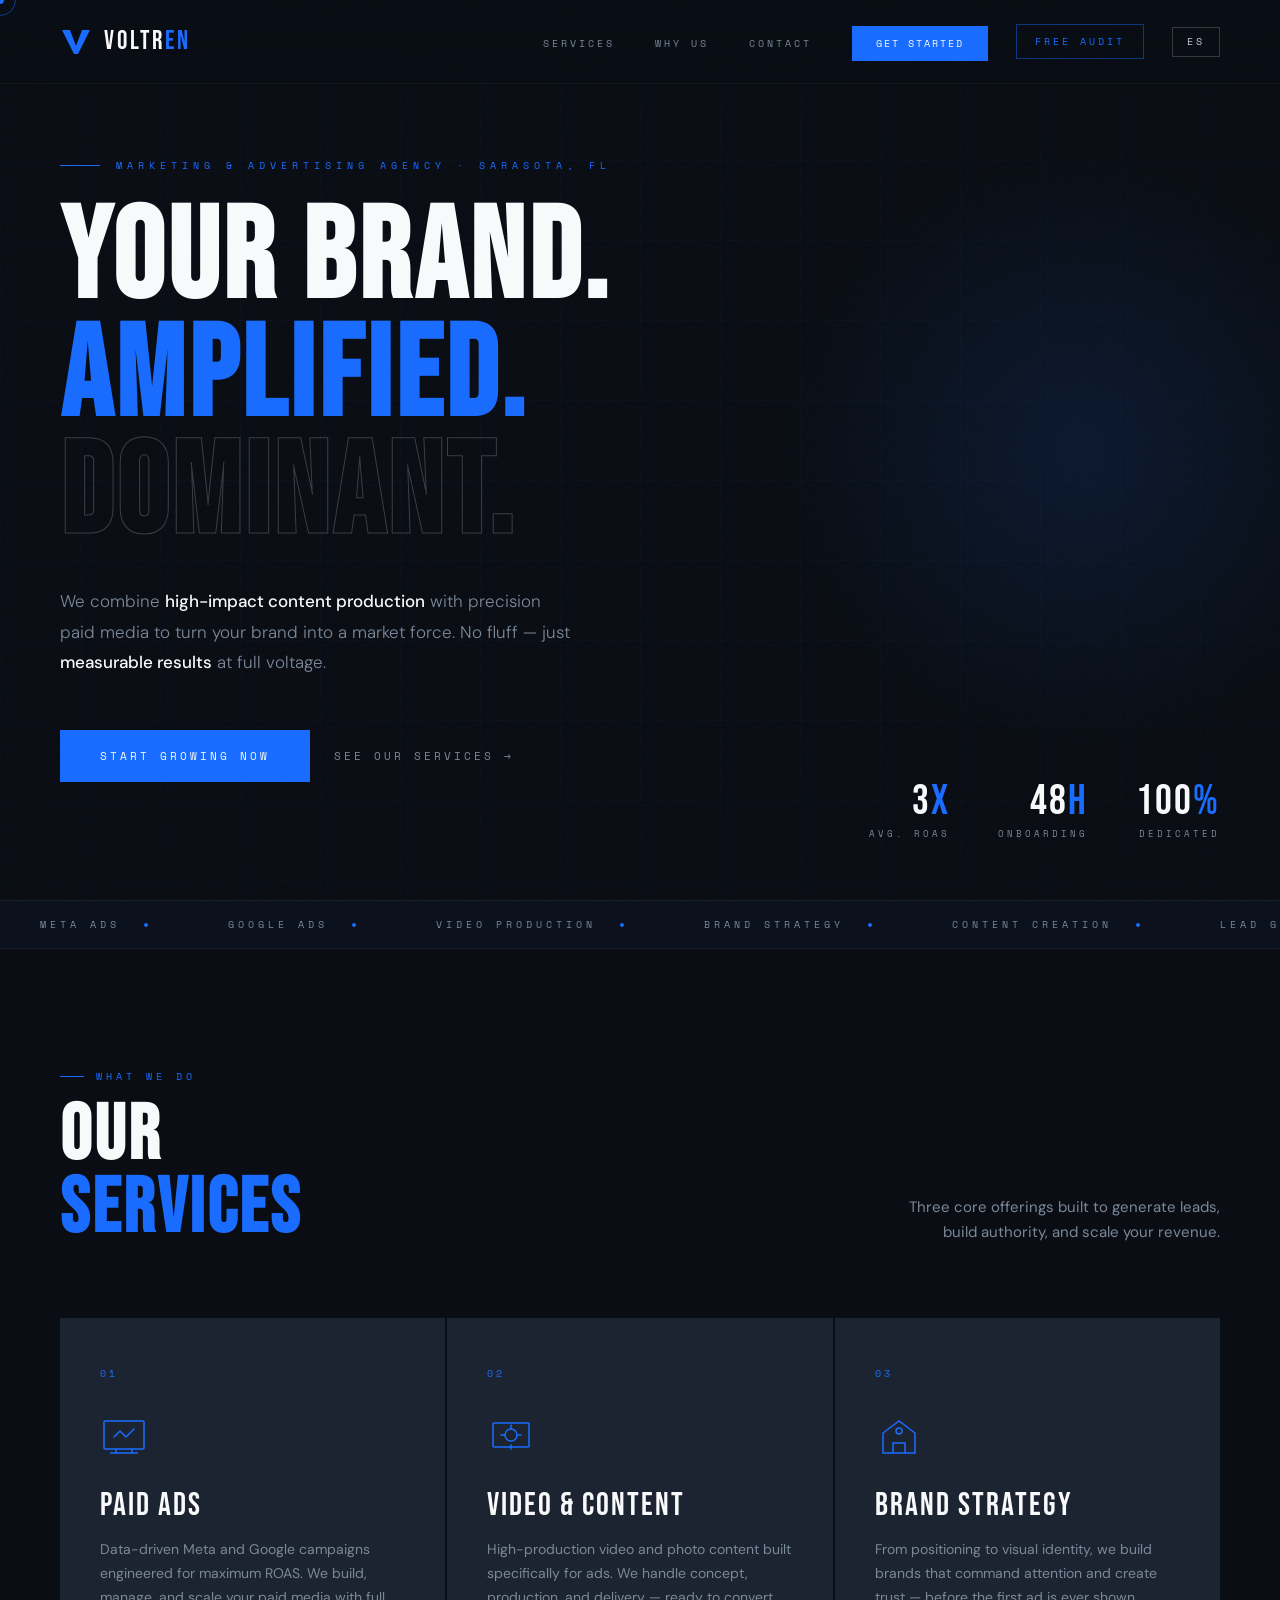
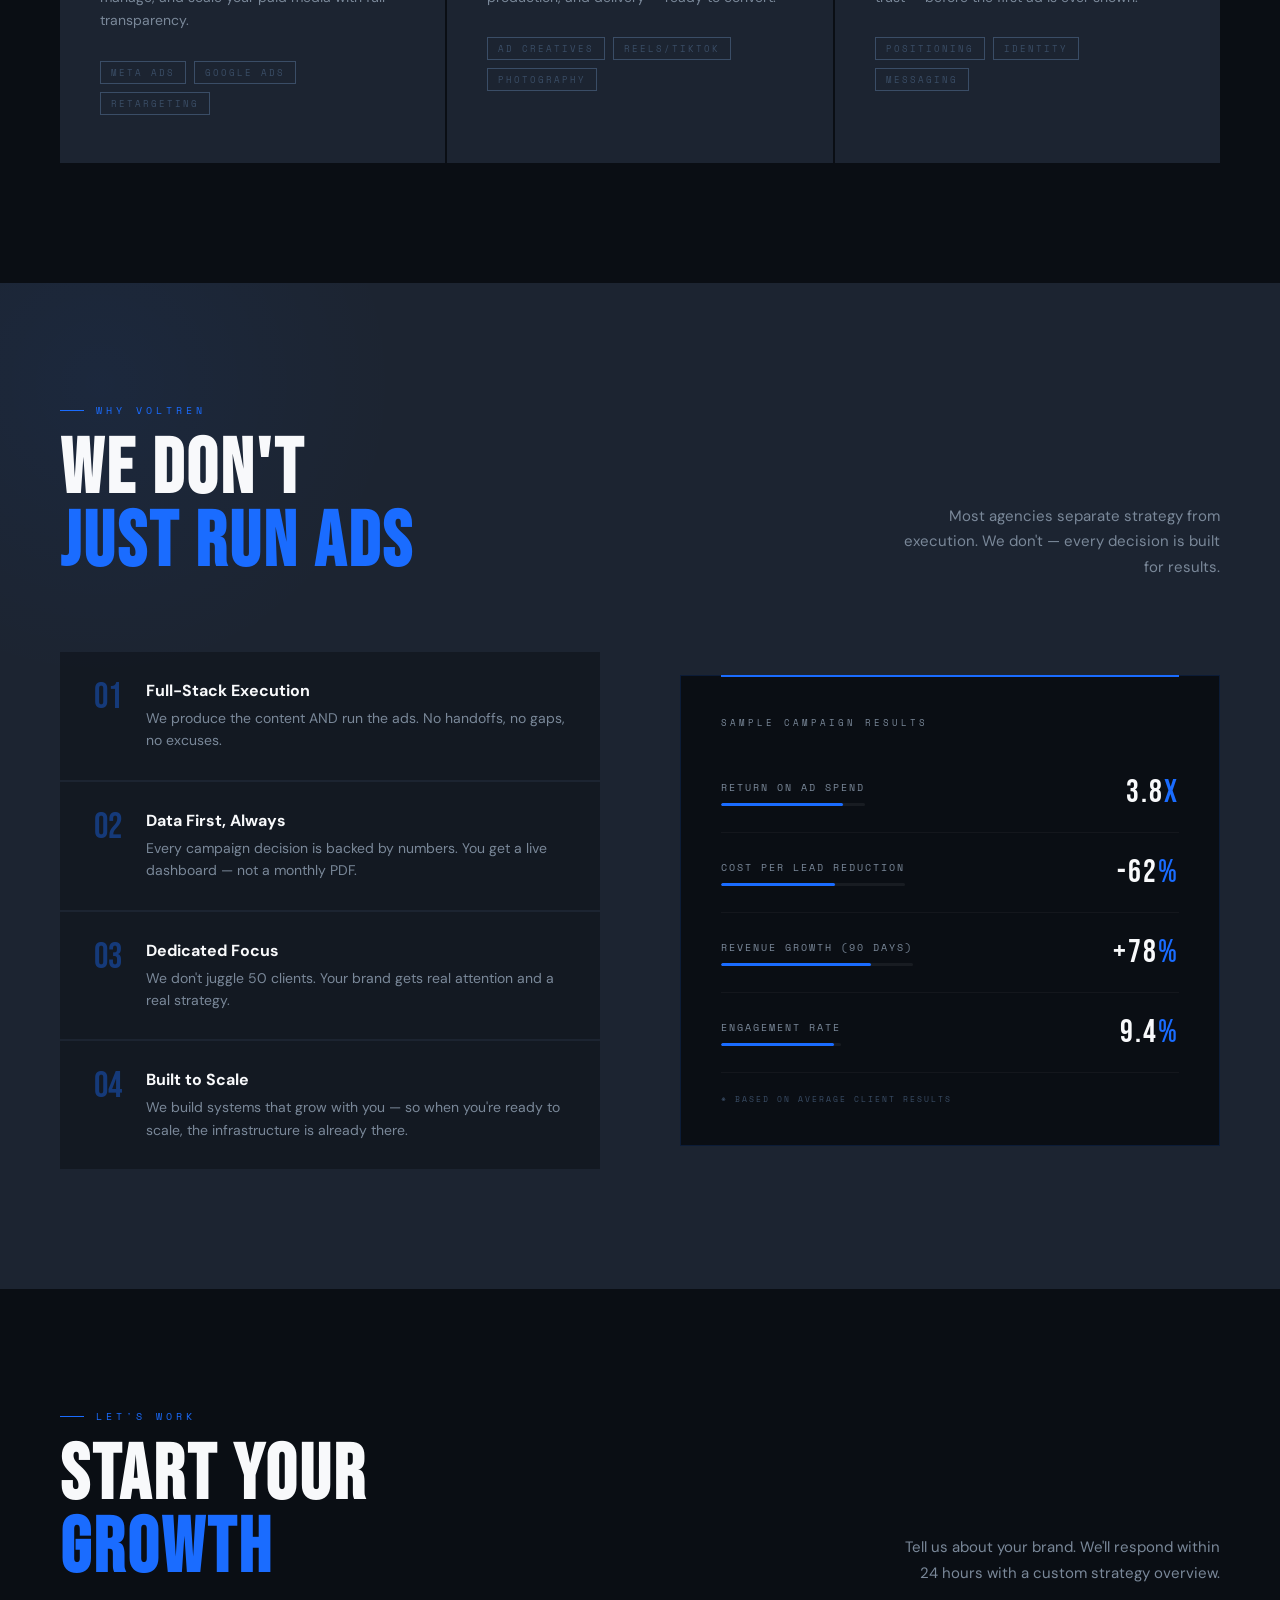
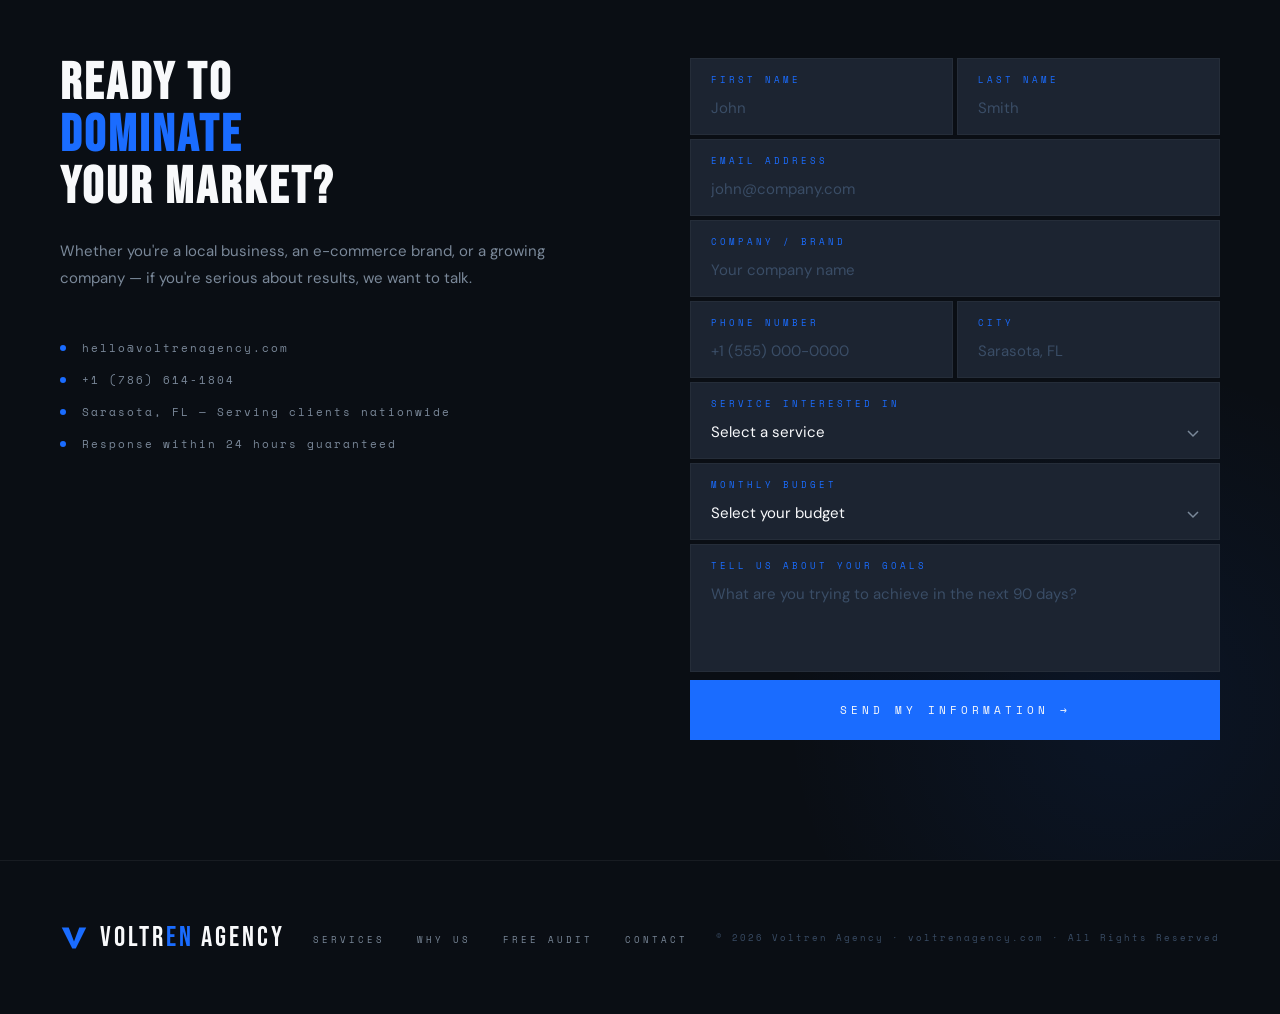
<file: index.html>
<!DOCTYPE html>
<html lang="en">
<head>
<meta charset="UTF-8">
<meta name="viewport" content="width=device-width, initial-scale=1.0">
<title>Voltren Agency — Marketing & Advertising Agency in Sarasota, FL</title>

  <!-- Primary Meta Tags -->
  <meta name="title" content="Voltren Agency — Marketing & Advertising Agency in Sarasota, FL">
  <meta name="description" content="Voltren Agency is a results-driven marketing agency in Sarasota, FL. We specialize in Meta Ads, Google Ads, video production and brand strategy for local businesses and e-commerce brands. Built to Dominate.">
  <meta name="keywords" content="marketing agency Sarasota FL, Meta ads management Florida, Google ads agency Sarasota, video production for ads Sarasota, social media marketing Tampa Bay, digital marketing agency Florida, paid ads agency Sarasota, brand strategy Sarasota">
  <meta name="author" content="Voltren Agency">
  <meta name="robots" content="index, follow">
  <meta name="language" content="English">
  <meta name="revisit-after" content="7 days">
  <link rel="canonical" href="https://voltrenagency.com/">

  <!-- Language alternates -->
  <link rel="alternate" hreflang="en" href="https://voltrenagency.com/">
  <link rel="alternate" hreflang="es" href="https://voltrenagency.com/es/">
  <link rel="alternate" hreflang="x-default" href="https://voltrenagency.com/">

  <!-- Icons / PWA -->
  <link rel="icon" href="/favicon.svg" type="image/svg+xml">
  <link rel="icon" href="/favicon-32.png" sizes="32x32" type="image/png">
  <link rel="apple-touch-icon" href="/apple-touch-icon.png">
  <link rel="manifest" href="/site.webmanifest">
  <meta name="theme-color" content="#0A0E14">

  <!-- Local SEO (Sarasota, FL) -->
  <meta name="geo.region" content="US-FL">
  <meta name="geo.placename" content="Sarasota, Florida">
  <meta name="geo.position" content="27.3364;-82.5307">
  <meta name="ICBM" content="27.3364, -82.5307">

  <!-- Open Graph / Facebook -->
  <meta property="og:type" content="website">
  <meta property="og:url" content="https://voltrenagency.com/">
  <meta property="og:title" content="Voltren Agency — Marketing & Advertising Agency in Sarasota, FL">
  <meta property="og:description" content="Results-driven marketing agency in Sarasota, FL. Meta Ads, Google Ads, video production and brand strategy. Built to Dominate.">
  <meta property="og:image" content="https://voltrenagency.com/og-image.png">
  <meta property="og:image:width" content="1200">
  <meta property="og:image:height" content="630">
  <meta property="og:image:alt" content="Voltren Agency — Built to Dominate. Marketing & advertising agency in Sarasota, FL.">
  <meta property="og:locale" content="en_US">
  <meta property="og:locale:alternate" content="es_ES">
  <meta property="og:site_name" content="Voltren Agency">

  <!-- Twitter Card -->
  <meta name="twitter:card" content="summary_large_image">
  <meta name="twitter:url" content="https://voltrenagency.com/">
  <meta name="twitter:title" content="Voltren Agency — Marketing & Advertising Agency in Sarasota, FL">
  <meta name="twitter:description" content="Results-driven marketing agency in Sarasota, FL. Meta Ads, Google Ads, video production and brand strategy. Built to Dominate.">
  <meta name="twitter:image" content="https://voltrenagency.com/og-image.png">
  <meta name="twitter:image:alt" content="Voltren Agency — Built to Dominate.">

  <!-- Structured data -->
  <script type="application/ld+json">
  {
    "@context": "https://schema.org",
    "@graph": [
      {
        "@type": "MarketingAgency",
        "@id": "https://voltrenagency.com/#organization",
        "name": "Voltren Agency",
        "description": "Results-driven marketing and advertising agency in Sarasota, FL specializing in Meta Ads, Google Ads, video production and brand strategy.",
        "url": "https://voltrenagency.com/",
        "logo": {
          "@type": "ImageObject",
          "url": "https://voltrenagency.com/icon-512.png",
          "width": 512,
          "height": 512
        },
        "image": "https://voltrenagency.com/og-image.png",
        "email": "hello@voltrenagency.com",
        "telephone": "+1-786-614-1804",
        "contactPoint": {
          "@type": "ContactPoint",
          "telephone": "+1-786-614-1804",
          "email": "hello@voltrenagency.com",
          "contactType": "sales",
          "areaServed": "US",
          "availableLanguage": ["English", "Spanish"]
        },
        "slogan": "Built to Dominate",
        "foundingDate": "2026",
        "priceRange": "$$",
        "knowsLanguage": ["en", "es"],
        "address": {
          "@type": "PostalAddress",
          "addressLocality": "Sarasota",
          "addressRegion": "FL",
          "addressCountry": "US"
        },
        "geo": {
          "@type": "GeoCoordinates",
          "latitude": 27.3364,
          "longitude": -82.5307
        },
        "areaServed": [
          "Sarasota, FL",
          "Tampa Bay, FL",
          "Florida",
          "United States"
        ],
        "hasOfferCatalog": {
          "@type": "OfferCatalog",
          "name": "Marketing Services",
          "itemListElement": [
            { "@type": "Offer", "itemOffered": { "@type": "Service", "name": "Paid Ads (Meta & Google)", "description": "Data-driven Meta and Google campaigns engineered for maximum ROAS." } },
            { "@type": "Offer", "itemOffered": { "@type": "Service", "name": "Video & Content Production", "description": "High-production video and photo content built specifically for ads." } },
            { "@type": "Offer", "itemOffered": { "@type": "Service", "name": "Brand Strategy", "description": "Positioning and visual identity that command attention and build trust." } }
          ]
        }
      },
      {
        "@type": "WebSite",
        "@id": "https://voltrenagency.com/#website",
        "url": "https://voltrenagency.com/",
        "name": "Voltren Agency",
        "inLanguage": "en",
        "publisher": { "@id": "https://voltrenagency.com/#organization" }
      }
    ]
  }
  </script>
<link rel="preconnect" href="https://fonts.googleapis.com">
<link rel="preconnect" href="https://fonts.gstatic.com" crossorigin>
<link href="https://fonts.googleapis.com/css2?family=Bebas+Neue&family=DM+Sans:ital,wght@0,300;0,400;0,500;0,700;1,300&family=Space+Mono:wght@400;700&display=swap" rel="stylesheet">
<link rel="stylesheet" href="css/main.css?v=20260719">
</head>
<body>

<!-- Cursor -->
<div class="cursor" id="cursor"></div>
<div class="cursor-ring" id="cursorRing"></div>

<!-- ── NAV ── -->
<nav>
  <a href="#" class="nav-logo">
    <svg viewBox="0 0 64 64" fill="none" xmlns="http://www.w3.org/2000/svg">
      <polygon points="4,8 20,8 32,40 44,8 60,8 36,56 28,56" fill="#1A6CFF"/>
    </svg>
    <div class="nav-wordmark">VOLTR<span>EN</span></div>
  </a>
  <div class="nav-right">
    <ul class="nav-links">
      <li><a href="#services">Services</a></li>
      <li><a href="#why">Why Us</a></li>
      <li><a href="/contact.html">Contact</a></li>
      <li><a href="#contact" class="nav-cta">Get Started</a></li>
    </ul>
    <a href="audit.html" class="nav-audit">Free Audit</a>
    <a href="/es/" class="lang-toggle" hreflang="es" aria-label="Cambiar a español / Switch to Spanish">ES</a>
  </div>
</nav>

<!-- ── HERO ── -->
<section class="hero">
  <div class="hero-glow"></div>

  <div class="hero-content">
    <div class="hero-eyebrow">Marketing & Advertising Agency · Sarasota, FL</div>

    <h1 class="hero-title">
      YOUR BRAND.<br>
      <span class="accent">AMPLIFIED.</span><br>
      <span class="outline">DOMINANT.</span>
    </h1>

    <p class="hero-body">
      We combine <strong>high-impact content production</strong> with precision paid media to turn your brand into a market force. No fluff — just <strong>measurable results</strong> at full voltage.
    </p>

    <div class="hero-actions">
      <a href="#contact" class="btn-primary">Start Growing Now</a>
      <a href="#services" class="btn-ghost">See Our Services</a>
    </div>
  </div>

  <div class="hero-stats">
    <div class="stat-item">
      <div class="stat-number">3<span>X</span></div>
      <div class="stat-label">Avg. ROAS</div>
    </div>
    <div class="stat-item">
      <div class="stat-number">48<span>H</span></div>
      <div class="stat-label">Onboarding</div>
    </div>
    <div class="stat-item">
      <div class="stat-number">100<span>%</span></div>
      <div class="stat-label">Dedicated</div>
    </div>
  </div>
</section>

<!-- ── MARQUEE ── -->
<div class="marquee-wrap">
  <div class="marquee-track">
    <!-- First set -->
    <div class="marquee-item"><span>Meta Ads</span><div class="marquee-dot"></div></div>
    <div class="marquee-item"><span>Google Ads</span><div class="marquee-dot"></div></div>
    <div class="marquee-item"><span>Video Production</span><div class="marquee-dot"></div></div>
    <div class="marquee-item"><span>Brand Strategy</span><div class="marquee-dot"></div></div>
    <div class="marquee-item"><span>Content Creation</span><div class="marquee-dot"></div></div>
    <div class="marquee-item"><span>Lead Generation</span><div class="marquee-dot"></div></div>
    <div class="marquee-item"><span>Ad Creative</span><div class="marquee-dot"></div></div>
    <div class="marquee-item"><span>Analytics & Reporting</span><div class="marquee-dot"></div></div>
    <!-- Duplicate for seamless loop -->
    <div class="marquee-item"><span>Meta Ads</span><div class="marquee-dot"></div></div>
    <div class="marquee-item"><span>Google Ads</span><div class="marquee-dot"></div></div>
    <div class="marquee-item"><span>Video Production</span><div class="marquee-dot"></div></div>
    <div class="marquee-item"><span>Brand Strategy</span><div class="marquee-dot"></div></div>
    <div class="marquee-item"><span>Content Creation</span><div class="marquee-dot"></div></div>
    <div class="marquee-item"><span>Lead Generation</span><div class="marquee-dot"></div></div>
    <div class="marquee-item"><span>Ad Creative</span><div class="marquee-dot"></div></div>
    <div class="marquee-item"><span>Analytics & Reporting</span><div class="marquee-dot"></div></div>
  </div>
</div>

<!-- ── SERVICES ── -->
<section class="services" id="services">
  <div class="section-header reveal">
    <div>
      <div class="section-eyebrow">What We Do</div>
      <h2 class="section-title">OUR<br><span>SERVICES</span></h2>
    </div>
    <p class="section-desc">Three core offerings built to generate leads, build authority, and scale your revenue.</p>
  </div>

  <div class="services-grid">
    <div class="service-card reveal">
      <div class="service-number">01</div>
      <svg class="service-icon" viewBox="0 0 48 48" fill="none">
        <rect x="4" y="8" width="40" height="28" rx="1" stroke="#1A6CFF" stroke-width="1.5"/>
        <path d="M16 36v4M32 36v4M10 40h28" stroke="#1A6CFF" stroke-width="1.5"/>
        <path d="M14 24l6-6 6 6 8-8" stroke="#1A6CFF" stroke-width="1.5" stroke-linecap="round"/>
      </svg>
      <div class="service-name">PAID ADS</div>
      <p class="service-desc">Data-driven Meta and Google campaigns engineered for maximum ROAS. We build, manage, and scale your paid media with full transparency.</p>
      <div class="service-tags">
        <span class="service-tag">Meta Ads</span>
        <span class="service-tag">Google Ads</span>
        <span class="service-tag">Retargeting</span>
      </div>
    </div>

    <div class="service-card reveal">
      <div class="service-number">02</div>
      <svg class="service-icon" viewBox="0 0 48 48" fill="none">
        <rect x="6" y="10" width="36" height="24" rx="1" stroke="#1A6CFF" stroke-width="1.5"/>
        <circle cx="24" cy="22" r="6" stroke="#1A6CFF" stroke-width="1.5"/>
        <path d="M24 16v-4M24 32v4M30 22h4M14 22h4" stroke="#1A6CFF" stroke-width="1.5" stroke-linecap="round"/>
      </svg>
      <div class="service-name">VIDEO & CONTENT</div>
      <p class="service-desc">High-production video and photo content built specifically for ads. We handle concept, production, and delivery — ready to convert.</p>
      <div class="service-tags">
        <span class="service-tag">Ad Creatives</span>
        <span class="service-tag">Reels/TikTok</span>
        <span class="service-tag">Photography</span>
      </div>
    </div>

    <div class="service-card reveal">
      <div class="service-number">03</div>
      <svg class="service-icon" viewBox="0 0 48 48" fill="none">
        <path d="M8 40V20l16-12 16 12v20H8z" stroke="#1A6CFF" stroke-width="1.5"/>
        <path d="M18 40v-10h12v10" stroke="#1A6CFF" stroke-width="1.5"/>
        <circle cx="24" cy="18" r="3" stroke="#1A6CFF" stroke-width="1.5"/>
      </svg>
      <div class="service-name">BRAND STRATEGY</div>
      <p class="service-desc">From positioning to visual identity, we build brands that command attention and create trust — before the first ad is ever shown.</p>
      <div class="service-tags">
        <span class="service-tag">Positioning</span>
        <span class="service-tag">Identity</span>
        <span class="service-tag">Messaging</span>
      </div>
    </div>
  </div>
</section>

<!-- ── WHY VOLTREN ── -->
<section class="why" id="why">
  <div class="section-header reveal">
    <div>
      <div class="section-eyebrow">Why Voltren</div>
      <h2 class="section-title">WE DON'T<br><span>JUST RUN ADS</span></h2>
    </div>
    <p class="section-desc">Most agencies separate strategy from execution. We don't — every decision is built for results.</p>
  </div>

  <div class="why-grid">
    <div class="why-list reveal">
      <div class="why-item">
        <div class="why-num">01</div>
        <div class="why-text">
          <h4>Full-Stack Execution</h4>
          <p>We produce the content AND run the ads. No handoffs, no gaps, no excuses.</p>
        </div>
      </div>
      <div class="why-item">
        <div class="why-num">02</div>
        <div class="why-text">
          <h4>Data First, Always</h4>
          <p>Every campaign decision is backed by numbers. You get a live dashboard — not a monthly PDF.</p>
        </div>
      </div>
      <div class="why-item">
        <div class="why-num">03</div>
        <div class="why-text">
          <h4>Dedicated Focus</h4>
          <p>We don't juggle 50 clients. Your brand gets real attention and a real strategy.</p>
        </div>
      </div>
      <div class="why-item">
        <div class="why-num">04</div>
        <div class="why-text">
          <h4>Built to Scale</h4>
          <p>We build systems that grow with you — so when you're ready to scale, the infrastructure is already there.</p>
        </div>
      </div>
    </div>

    <div class="why-visual reveal">
      <div class="metrics-card">
        <div style="font-family:'Space Mono',monospace;font-size:9px;letter-spacing:3px;color:var(--mid-gray);text-transform:uppercase;margin-bottom:24px;">Sample Campaign Results</div>
        <div class="metric-row">
          <div>
            <div class="metric-label">Return on Ad Spend</div>
            <div class="metric-bar"><div class="metric-fill" style="width:85%"></div></div>
          </div>
          <div class="metric-value">3.8<span>X</span></div>
        </div>
        <div class="metric-row">
          <div>
            <div class="metric-label">Cost Per Lead Reduction</div>
            <div class="metric-bar"><div class="metric-fill" style="width:62%"></div></div>
          </div>
          <div class="metric-value">-62<span>%</span></div>
        </div>
        <div class="metric-row">
          <div>
            <div class="metric-label">Revenue Growth (90 days)</div>
            <div class="metric-bar"><div class="metric-fill" style="width:78%"></div></div>
          </div>
          <div class="metric-value">+78<span>%</span></div>
        </div>
        <div class="metric-row">
          <div>
            <div class="metric-label">Engagement Rate</div>
            <div class="metric-bar"><div class="metric-fill" style="width:94%"></div></div>
          </div>
          <div class="metric-value">9.4<span>%</span></div>
        </div>
        <div style="font-family:'Space Mono',monospace;font-size:8px;letter-spacing:2px;color:var(--steel);margin-top:20px;text-transform:uppercase;">* Based on average client results</div>
      </div>
    </div>
  </div>
</section>

<!-- ── CONTACT ── -->
<section class="contact" id="contact">
  <div class="section-header reveal">
    <div>
      <div class="section-eyebrow">Let's Work</div>
      <h2 class="section-title">START YOUR<br><span>GROWTH</span></h2>
    </div>
    <p class="section-desc">Tell us about your brand. We'll respond within 24 hours with a custom strategy overview.</p>
  </div>

  <div class="contact-grid">
    <div class="contact-left reveal">
      <h3>READY TO<br><span>DOMINATE</span><br>YOUR MARKET?</h3>
      <p>Whether you're a local business, an e-commerce brand, or a growing company — if you're serious about results, we want to talk.</p>
      <div class="contact-info">
        <div class="contact-info-item"><a href="mailto:hello@voltrenagency.com" style="color:inherit;text-decoration:none;">hello@voltrenagency.com</a></div>
        <div class="contact-info-item"><a href="tel:+17866141804" style="color:inherit;text-decoration:none;">+1 (786) 614-1804</a></div>
        <div class="contact-info-item">Sarasota, FL — Serving clients nationwide</div>
        <div class="contact-info-item">Response within 24 hours guaranteed</div>
      </div>
    </div>

    <div class="reveal">
      <form class="form" onsubmit="handleSubmit(event)">
        <div class="form-row">
          <div class="form-group">
            <label>First Name</label>
            <input type="text" placeholder="John" required>
          </div>
          <div class="form-group">
            <label>Last Name</label>
            <input type="text" placeholder="Smith" required>
          </div>
        </div>
        <div class="form-group">
          <label>Email Address</label>
          <input type="email" placeholder="john@company.com" required>
        </div>
        <div class="form-group">
          <label>Company / Brand</label>
          <input type="text" placeholder="Your company name">
        </div>
        <div class="form-row">
          <div class="form-group">
            <label>Phone Number</label>
            <input type="tel" placeholder="+1 (555) 000-0000">
          </div>
          <div class="form-group">
            <label>City</label>
            <input type="text" placeholder="Sarasota, FL">
          </div>
        </div>
        <div class="form-group">
          <label>Service Interested In</label>
          <select required>
            <option value="" disabled selected>Select a service</option>
            <option value="Paid Ads (Meta / Google)">Paid Ads (Meta / Google)</option>
            <option value="Video & Content Production">Video & Content Production</option>
            <option value="Brand Strategy">Brand Strategy</option>
            <option value="Full Package">Full Package</option>
            <option value="Free Audit">Free Audit</option>
          </select>
        </div>
        <div class="form-group">
          <label>Monthly Budget</label>
          <select>
            <option value="" disabled selected>Select your budget</option>
            <option value="$1,000 - $2,000">$1,000 - $2,000</option>
            <option value="$2,500 - $5,000">$2,500 - $5,000</option>
            <option value="$5,000 - $10,000">$5,000 - $10,000</option>
            <option value="$10,000+">$10,000+</option>
            <option value="Not sure yet">Not sure yet</option>
          </select>
        </div>
        <div class="form-group">
          <label>Tell Us About Your Goals</label>
          <textarea placeholder="What are you trying to achieve in the next 90 days?"></textarea>
        </div>
        <button type="submit" class="form-submit" id="submitBtn">
          Send My Information →
        </button>
      </form>
    </div>
  </div>
</section>

<!-- ── FOOTER ── -->
<footer>
  <div class="footer-logo">
    <svg width="28" height="28" viewBox="0 0 64 64" fill="none">
      <polygon points="4,8 20,8 32,40 44,8 60,8 36,56 28,56" fill="#1A6CFF"/>
    </svg>
    <div class="footer-wordmark">VOLTR<span>EN</span> AGENCY</div>
  </div>
  <ul class="footer-links">
    <li><a href="#services">Services</a></li>
    <li><a href="#why">Why Us</a></li>
    <li><a href="audit.html">Free Audit</a></li>
    <li><a href="#contact">Contact</a></li>
  </ul>
  <div class="footer-copy">© 2026 Voltren Agency · voltrenagency.com · All Rights Reserved</div>
</footer>

<script src="js/main.js?v=20260719"></script>
</body>
</html>
</file>
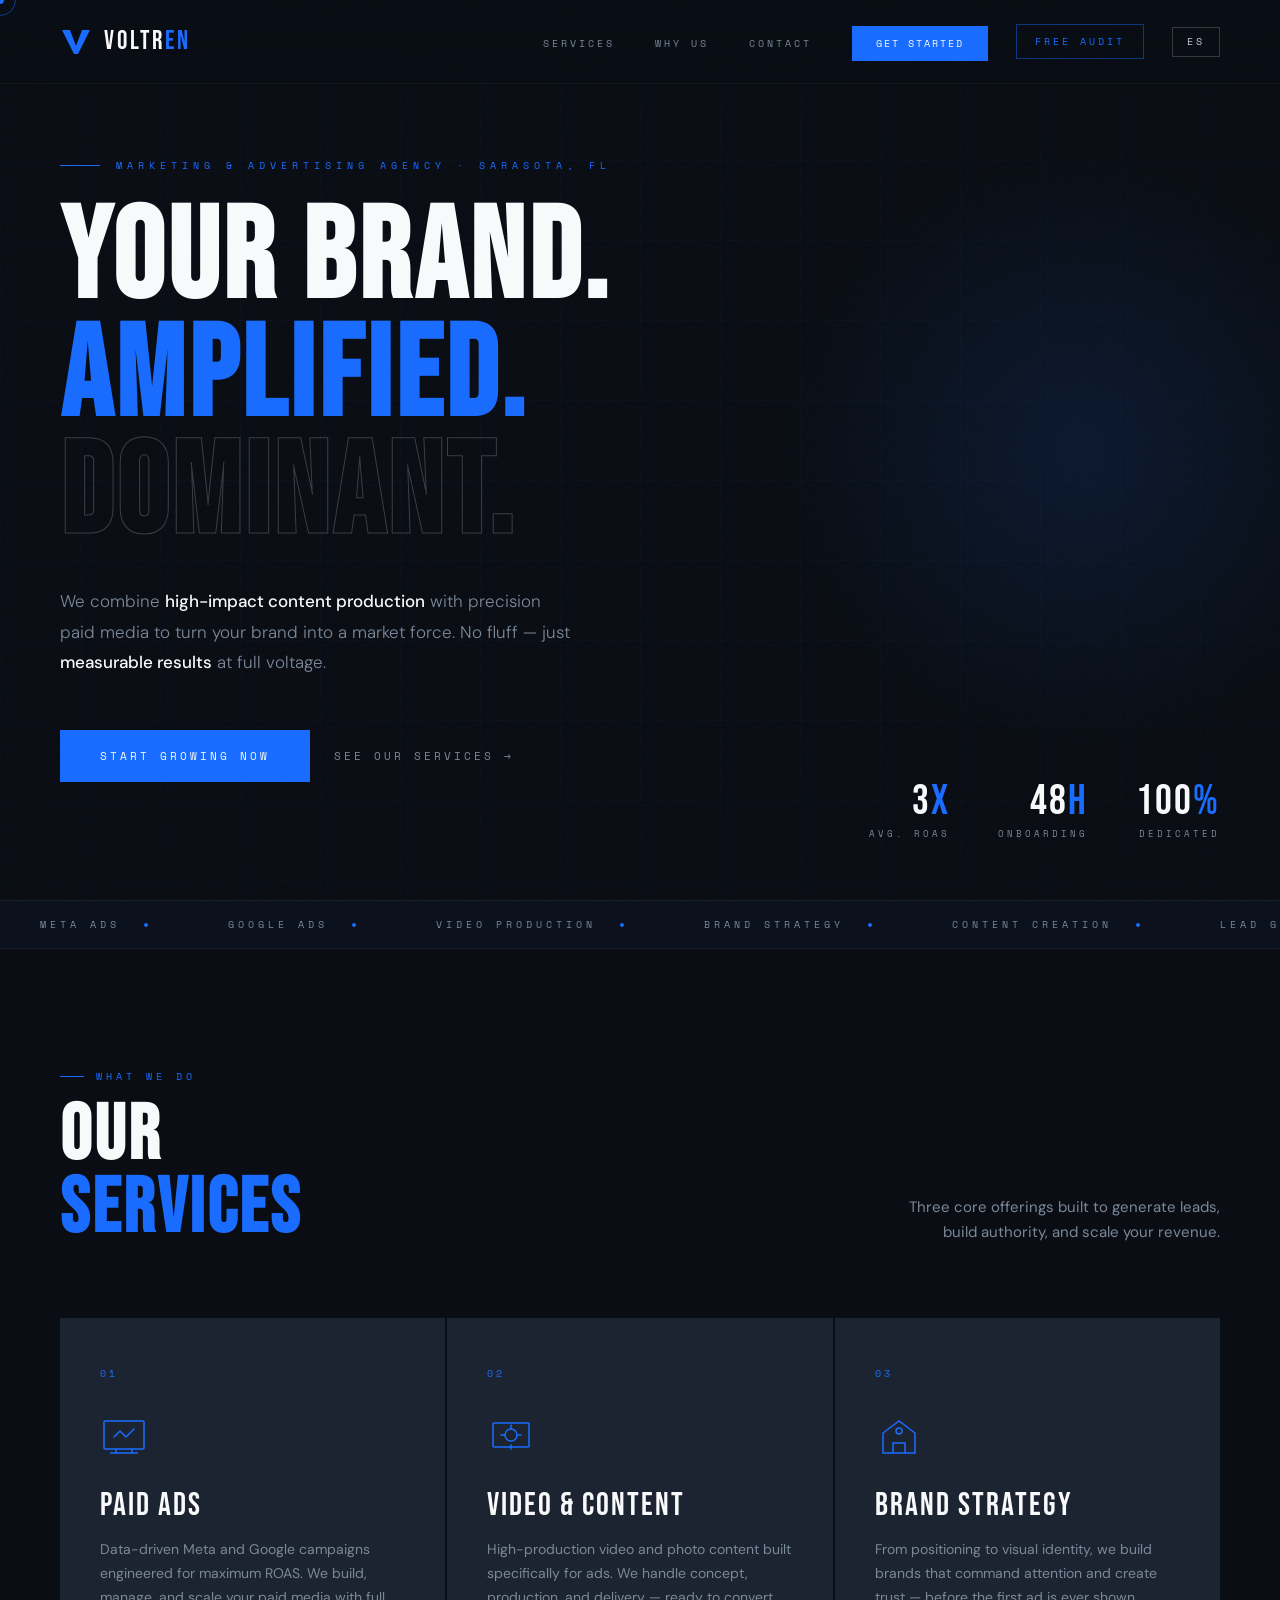
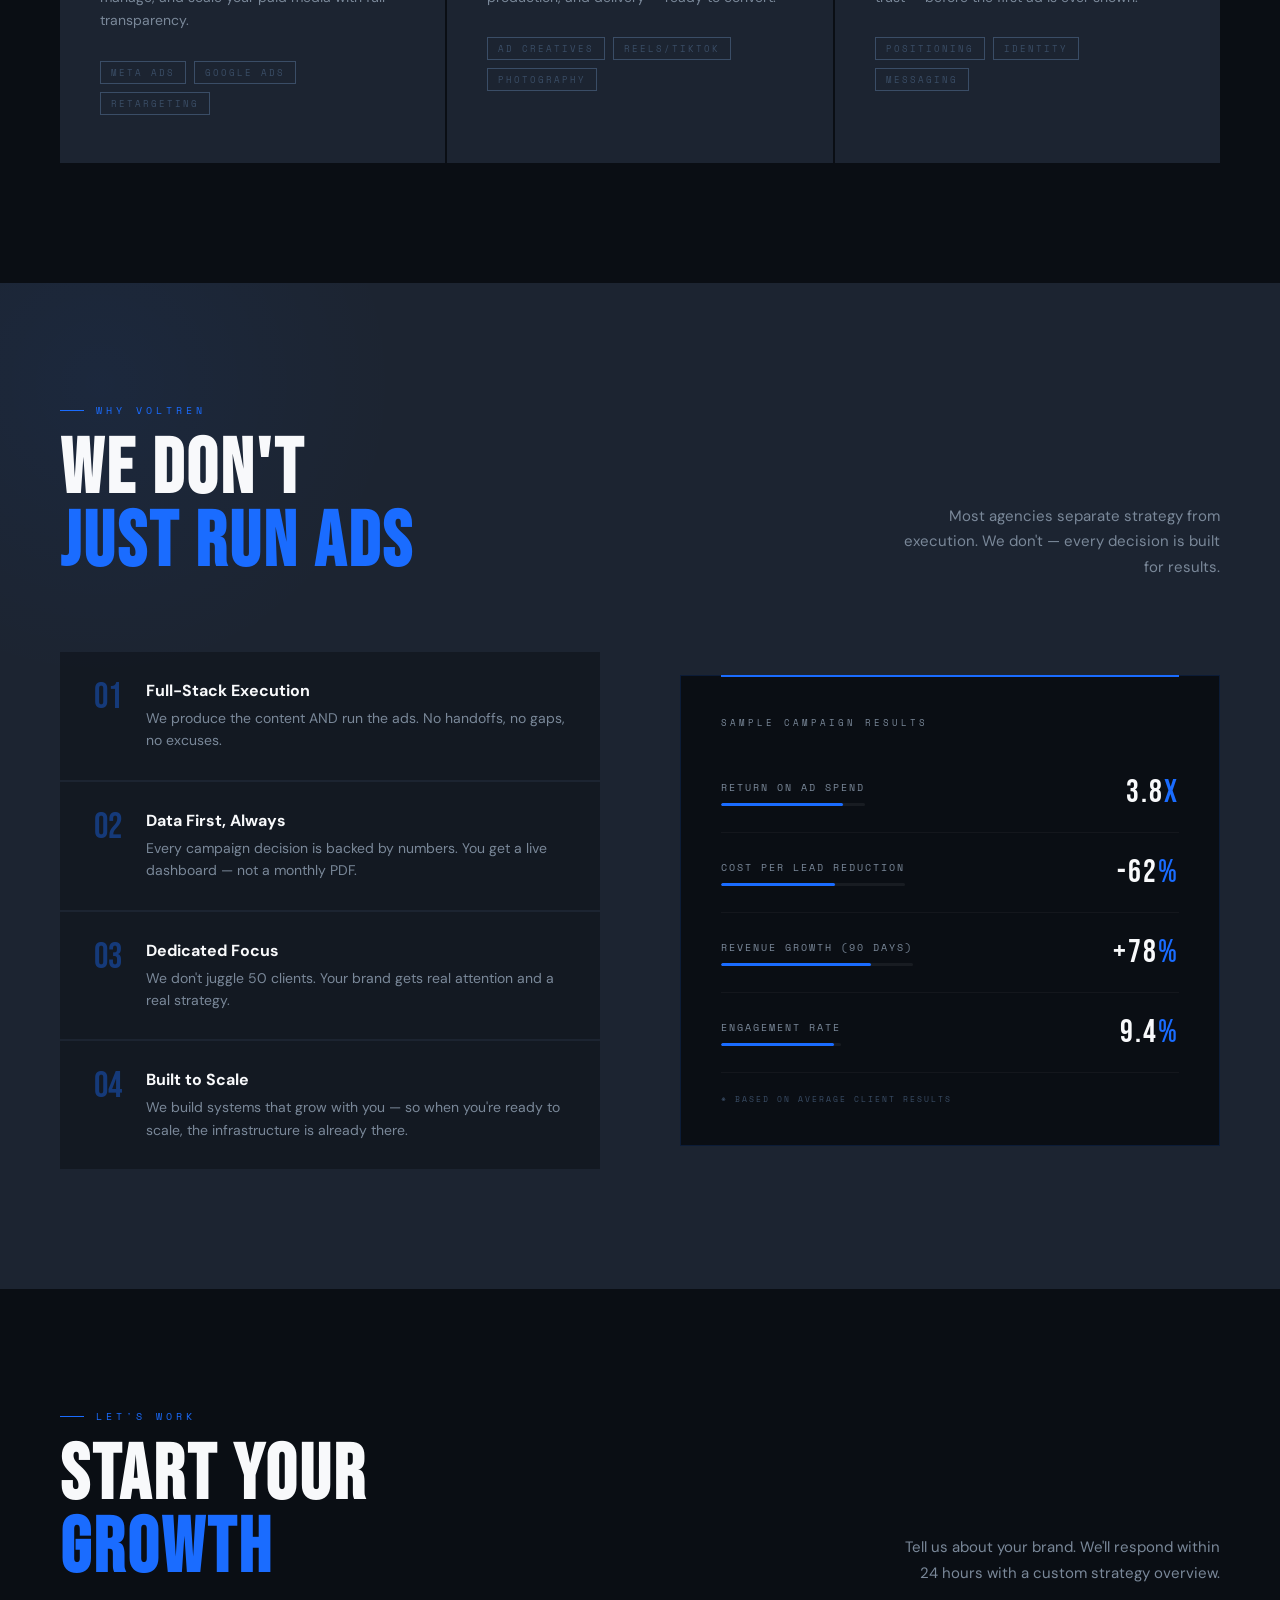
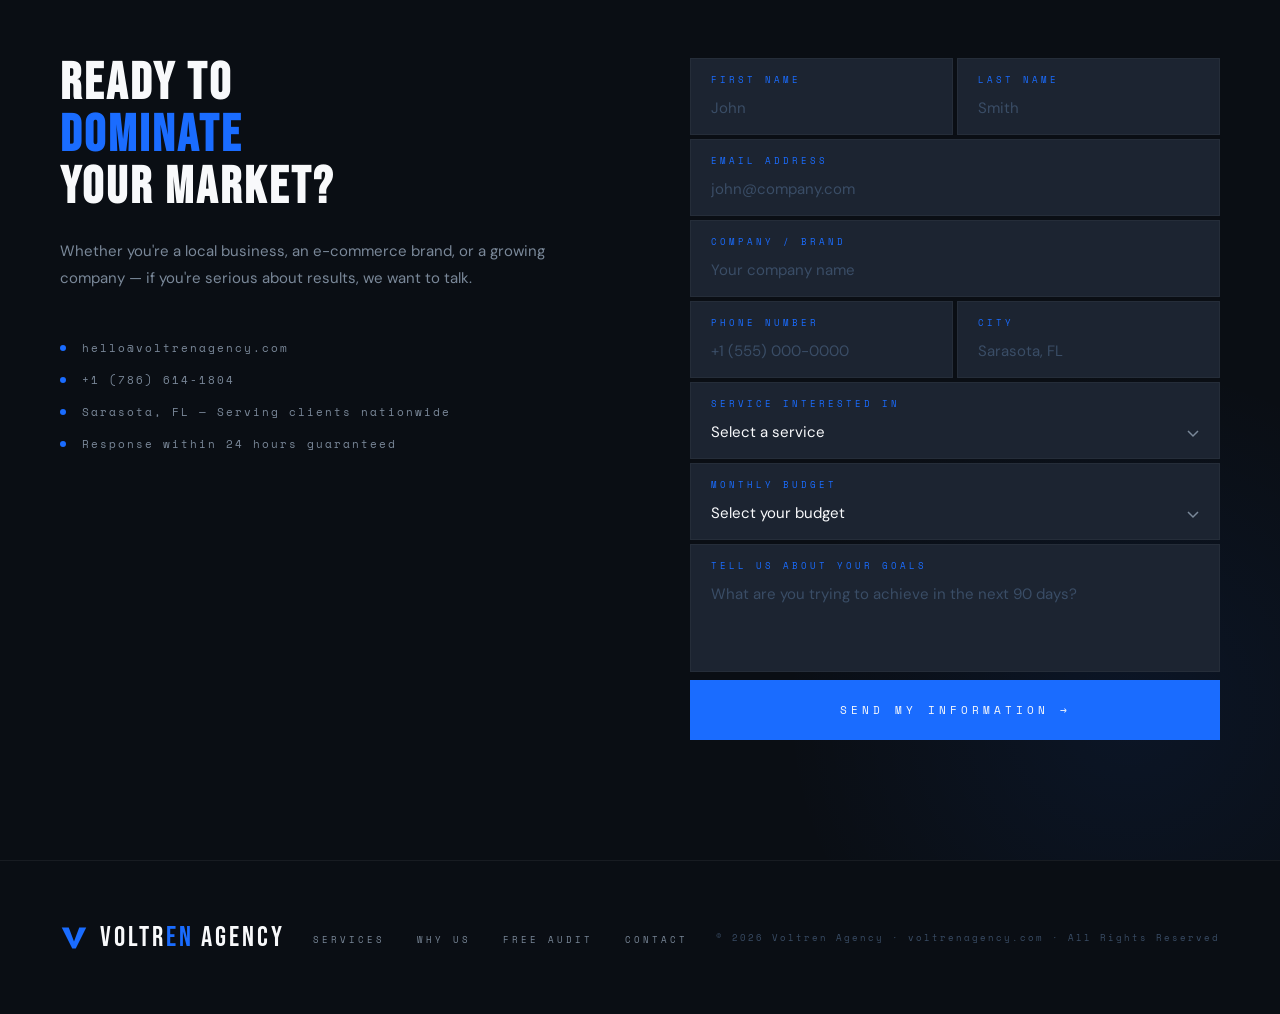
<file: en/index.html>
<!DOCTYPE html>
<html lang="en">
<head>
<meta charset="UTF-8">
<meta name="viewport" content="width=device-width, initial-scale=1.0">
<title>Voltren Agency</title>
<meta name="robots" content="noindex, follow">
<link rel="canonical" href="https://voltrenagency.com/">
<meta http-equiv="refresh" content="0; url=/">
<script>location.replace('/' + location.hash);</script>
</head>
<body>
<p>Redirecting to <a href="/">voltrenagency.com</a>…</p>
</body>
</html>
</file>
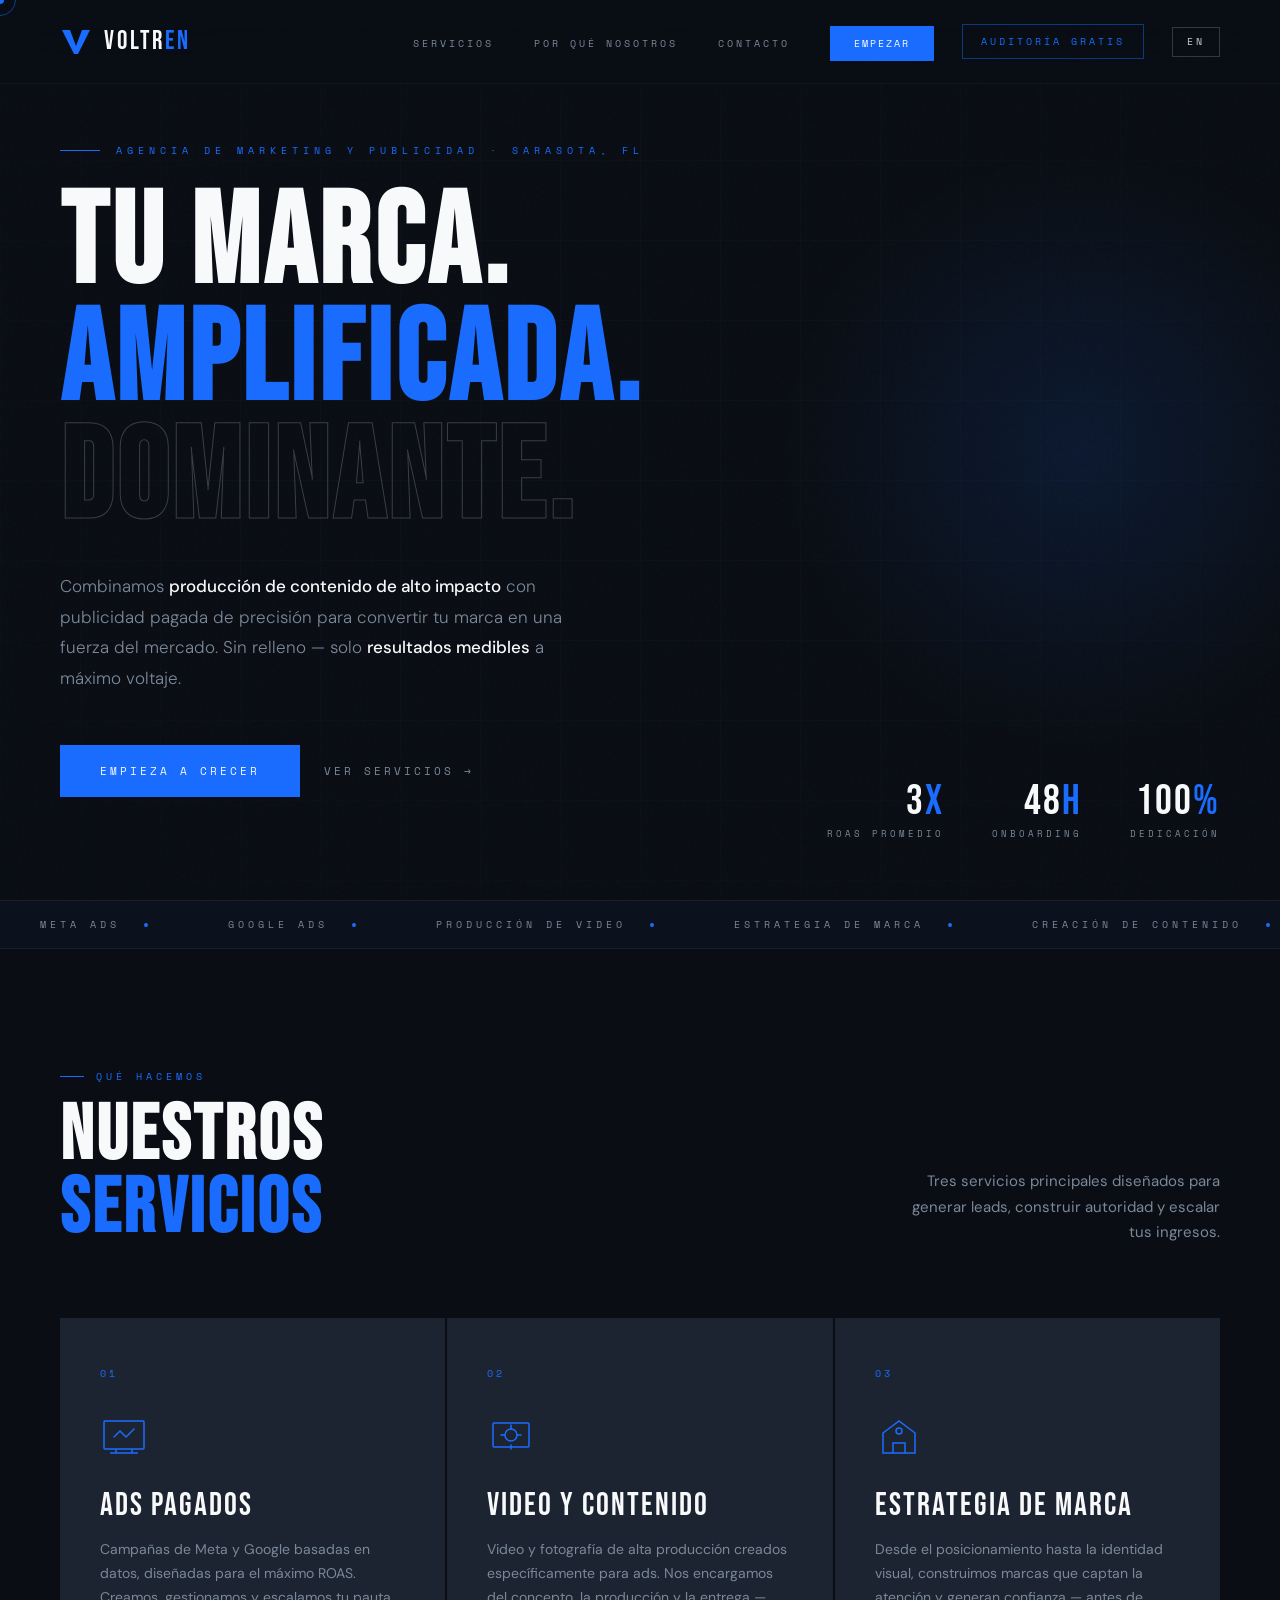
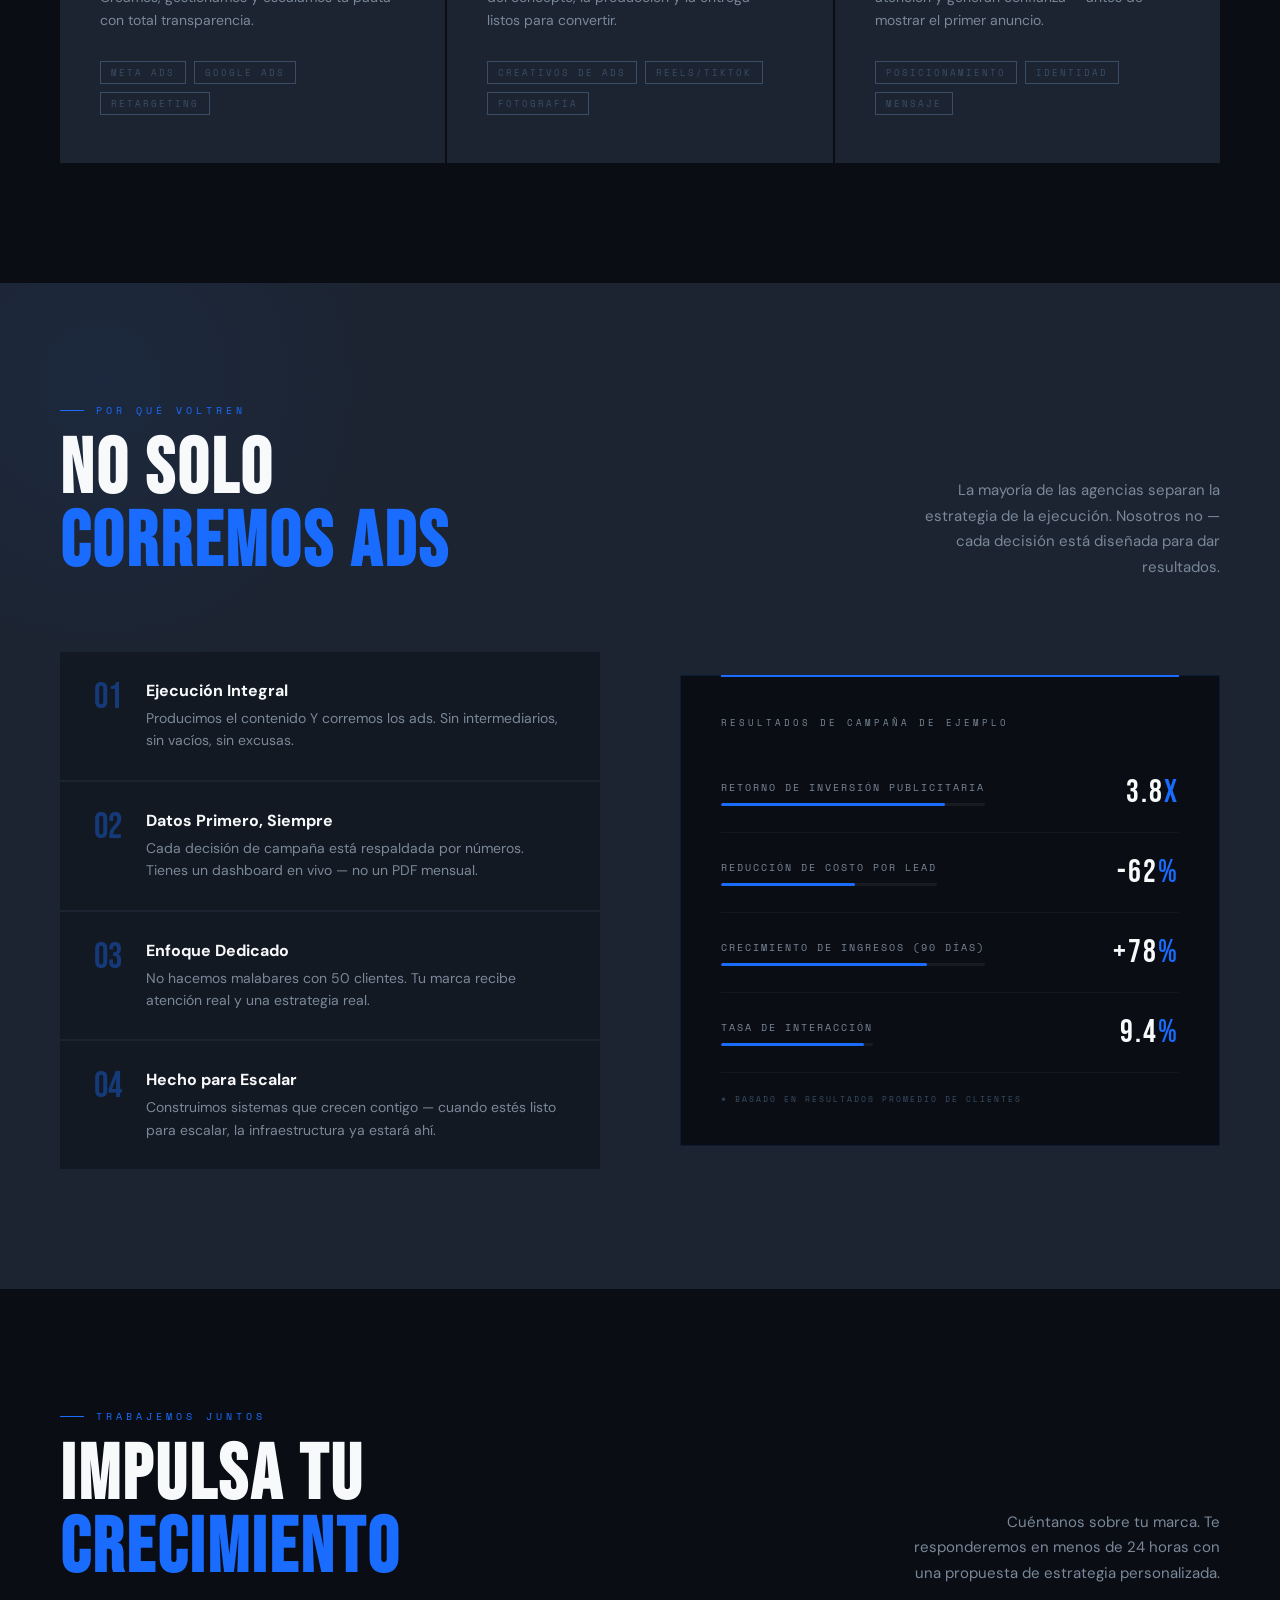
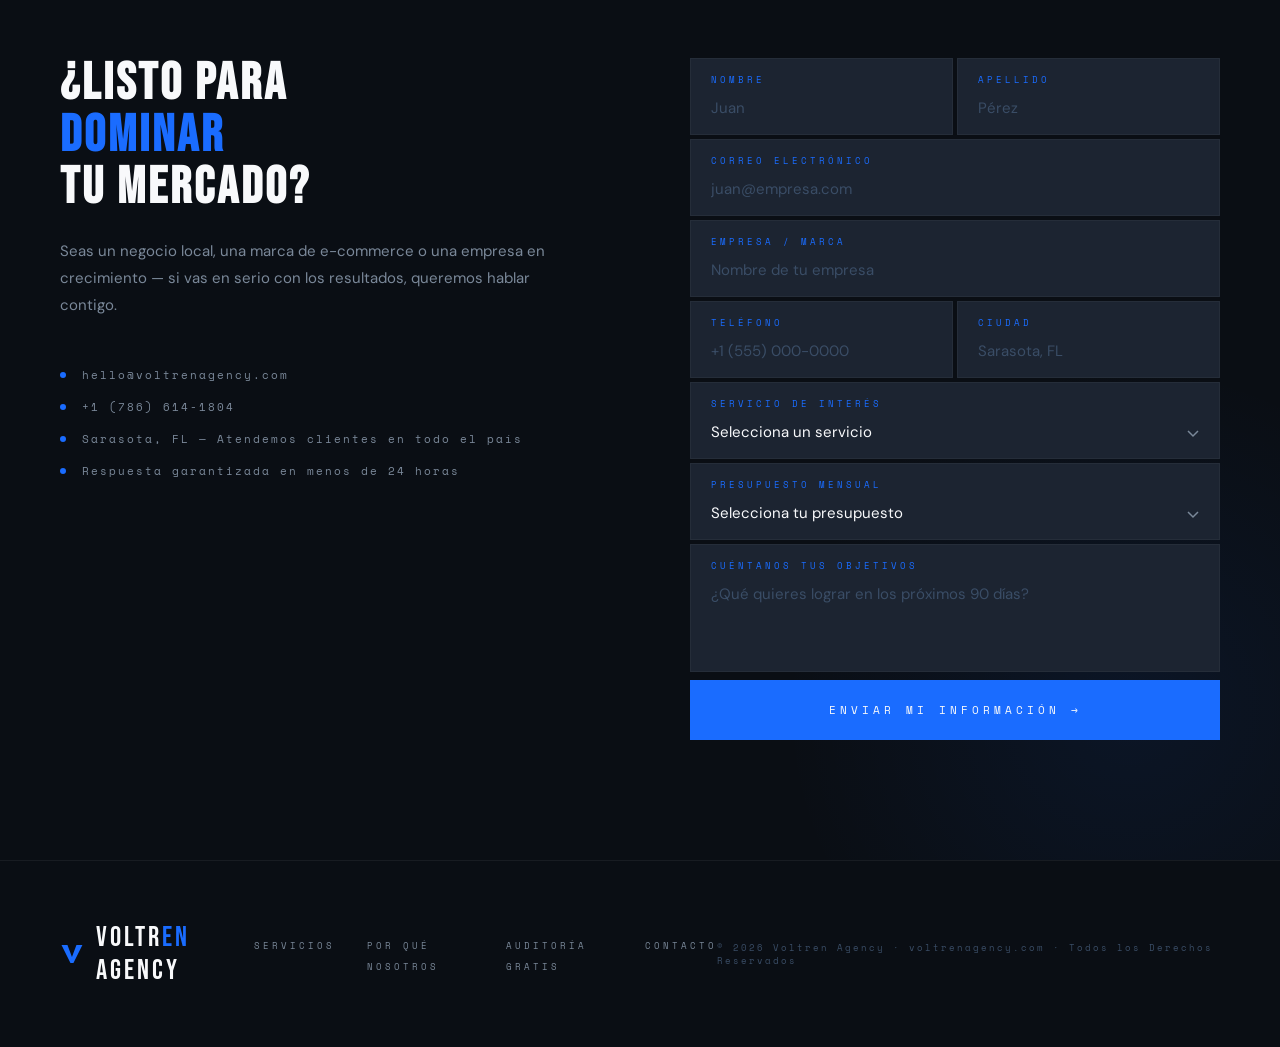
<file: es/index.html>
<!DOCTYPE html>
<html lang="es">
<head>
<meta charset="UTF-8">
<meta name="viewport" content="width=device-width, initial-scale=1.0">
<title>Voltren Agency — Agencia de Marketing y Publicidad en Sarasota, FL</title>

  <!-- Primary Meta Tags -->
  <meta name="title" content="Voltren Agency — Agencia de Marketing y Publicidad en Sarasota, FL">
  <meta name="description" content="Voltren Agency es una agencia de marketing orientada a resultados en Sarasota, FL. Nos especializamos en Meta Ads, Google Ads, producción de video y estrategia de marca para negocios locales y marcas de e-commerce. Built to Dominate.">
  <meta name="keywords" content="agencia de marketing Sarasota FL, gestión de Meta ads Florida, agencia Google ads Sarasota, producción de video para ads Sarasota, marketing en redes sociales Tampa Bay, agencia de marketing digital Florida, agencia de ads pagados Sarasota, estrategia de marca Sarasota">
  <meta name="author" content="Voltren Agency">
  <meta name="robots" content="index, follow">
  <meta name="language" content="Spanish">
  <meta name="revisit-after" content="7 days">
  <link rel="canonical" href="https://voltrenagency.com/es/">

  <!-- Language alternates -->
  <link rel="alternate" hreflang="en" href="https://voltrenagency.com/">
  <link rel="alternate" hreflang="es" href="https://voltrenagency.com/es/">
  <link rel="alternate" hreflang="x-default" href="https://voltrenagency.com/">

  <!-- Icons / PWA -->
  <link rel="icon" href="/favicon.svg" type="image/svg+xml">
  <link rel="icon" href="/favicon-32.png" sizes="32x32" type="image/png">
  <link rel="apple-touch-icon" href="/apple-touch-icon.png">
  <link rel="manifest" href="/site.webmanifest">
  <meta name="theme-color" content="#0A0E14">

  <!-- SEO local (Sarasota, FL) -->
  <meta name="geo.region" content="US-FL">
  <meta name="geo.placename" content="Sarasota, Florida">
  <meta name="geo.position" content="27.3364;-82.5307">
  <meta name="ICBM" content="27.3364, -82.5307">

  <!-- Open Graph / Facebook -->
  <meta property="og:type" content="website">
  <meta property="og:url" content="https://voltrenagency.com/es/">
  <meta property="og:title" content="Voltren Agency — Agencia de Marketing y Publicidad en Sarasota, FL">
  <meta property="og:description" content="Agencia de marketing orientada a resultados en Sarasota, FL. Meta Ads, Google Ads, producción de video y estrategia de marca. Built to Dominate.">
  <meta property="og:image" content="https://voltrenagency.com/og-image.png">
  <meta property="og:image:width" content="1200">
  <meta property="og:image:height" content="630">
  <meta property="og:image:alt" content="Voltren Agency — Built to Dominate. Agencia de marketing y publicidad en Sarasota, FL.">
  <meta property="og:locale" content="es_ES">
  <meta property="og:locale:alternate" content="en_US">
  <meta property="og:site_name" content="Voltren Agency">

  <!-- Twitter Card -->
  <meta name="twitter:card" content="summary_large_image">
  <meta name="twitter:url" content="https://voltrenagency.com/es/">
  <meta name="twitter:title" content="Voltren Agency — Agencia de Marketing y Publicidad en Sarasota, FL">
  <meta name="twitter:description" content="Agencia de marketing orientada a resultados en Sarasota, FL. Meta Ads, Google Ads, producción de video y estrategia de marca. Built to Dominate.">
  <meta name="twitter:image" content="https://voltrenagency.com/og-image.png">
  <meta name="twitter:image:alt" content="Voltren Agency — Built to Dominate.">

  <!-- Local Business Schema -->
  <script type="application/ld+json">
  {
    "@context": "https://schema.org",
    "@graph": [
      {
        "@type": "MarketingAgency",
        "@id": "https://voltrenagency.com/#organization",
        "name": "Voltren Agency",
        "description": "Agencia de marketing y publicidad orientada a resultados en Sarasota, FL, especializada en Meta Ads, Google Ads, producción de video y estrategia de marca.",
        "url": "https://voltrenagency.com/",
        "logo": {
          "@type": "ImageObject",
          "url": "https://voltrenagency.com/icon-512.png",
          "width": 512,
          "height": 512
        },
        "image": "https://voltrenagency.com/og-image.png",
        "email": "hello@voltrenagency.com",
        "telephone": "+1-786-614-1804",
        "contactPoint": {
          "@type": "ContactPoint",
          "telephone": "+1-786-614-1804",
          "email": "hello@voltrenagency.com",
          "contactType": "sales",
          "areaServed": "US",
          "availableLanguage": ["English", "Spanish"]
        },
        "slogan": "Built to Dominate",
        "foundingDate": "2026",
        "priceRange": "$$",
        "knowsLanguage": ["en", "es"],
        "address": {
          "@type": "PostalAddress",
          "addressLocality": "Sarasota",
          "addressRegion": "FL",
          "addressCountry": "US"
        },
        "geo": {
          "@type": "GeoCoordinates",
          "latitude": 27.3364,
          "longitude": -82.5307
        },
        "areaServed": [
          "Sarasota, FL",
          "Tampa Bay, FL",
          "Florida",
          "United States"
        ],
        "hasOfferCatalog": {
          "@type": "OfferCatalog",
          "name": "Servicios de Marketing",
          "itemListElement": [
            { "@type": "Offer", "itemOffered": { "@type": "Service", "name": "Ads Pagados (Meta y Google)", "description": "Campañas de Meta y Google basadas en datos, diseñadas para el máximo ROAS." } },
            { "@type": "Offer", "itemOffered": { "@type": "Service", "name": "Video y Producción de Contenido", "description": "Video y fotografía de alta producción creados específicamente para ads." } },
            { "@type": "Offer", "itemOffered": { "@type": "Service", "name": "Estrategia de Marca", "description": "Posicionamiento e identidad visual que captan la atención y generan confianza." } }
          ]
        }
      },
      {
        "@type": "WebSite",
        "@id": "https://voltrenagency.com/#website",
        "url": "https://voltrenagency.com/",
        "name": "Voltren Agency",
        "inLanguage": "es",
        "publisher": { "@id": "https://voltrenagency.com/#organization" }
      }
    ]
  }
  </script>
<link rel="preconnect" href="https://fonts.googleapis.com">
<link rel="preconnect" href="https://fonts.gstatic.com" crossorigin>
<link href="https://fonts.googleapis.com/css2?family=Bebas+Neue&family=DM+Sans:ital,wght@0,300;0,400;0,500;0,700;1,300&family=Space+Mono:wght@400;700&display=swap" rel="stylesheet">
<link rel="stylesheet" href="/css/main.css?v=20260719">
</head>
<body>

<!-- Cursor -->
<div class="cursor" id="cursor"></div>
<div class="cursor-ring" id="cursorRing"></div>

<!-- ── NAV ── -->
<nav>
  <a href="#" class="nav-logo">
    <svg viewBox="0 0 64 64" fill="none" xmlns="http://www.w3.org/2000/svg">
      <polygon points="4,8 20,8 32,40 44,8 60,8 36,56 28,56" fill="#1A6CFF"/>
    </svg>
    <div class="nav-wordmark">VOLTR<span>EN</span></div>
  </a>
  <div class="nav-right">
    <ul class="nav-links">
      <li><a href="#services">Servicios</a></li>
      <li><a href="#why">Por Qué Nosotros</a></li>
      <li><a href="/es/contacto.html">Contacto</a></li>
      <li><a href="#contact" class="nav-cta">Empezar</a></li>
    </ul>
    <a href="/es/audit.html" class="nav-audit">Auditoría Gratis</a>
    <a href="/" class="lang-toggle" hreflang="en" aria-label="Switch to English / Cambiar a inglés">EN</a>
  </div>
</nav>

<!-- ── HERO ── -->
<section class="hero">
  <div class="hero-glow"></div>

  <div class="hero-content">
    <div class="hero-eyebrow">Agencia de Marketing y Publicidad · Sarasota, FL</div>

    <h1 class="hero-title">
      TU MARCA.<br>
      <span class="accent">AMPLIFICADA.</span><br>
      <span class="outline">DOMINANTE.</span>
    </h1>

    <p class="hero-body">
      Combinamos <strong>producción de contenido de alto impacto</strong> con publicidad pagada de precisión para convertir tu marca en una fuerza del mercado. Sin relleno — solo <strong>resultados medibles</strong> a máximo voltaje.
    </p>

    <div class="hero-actions">
      <a href="#contact" class="btn-primary">Empieza a Crecer</a>
      <a href="#services" class="btn-ghost">Ver Servicios</a>
    </div>
  </div>

  <div class="hero-stats">
    <div class="stat-item">
      <div class="stat-number">3<span>X</span></div>
      <div class="stat-label">ROAS Promedio</div>
    </div>
    <div class="stat-item">
      <div class="stat-number">48<span>H</span></div>
      <div class="stat-label">Onboarding</div>
    </div>
    <div class="stat-item">
      <div class="stat-number">100<span>%</span></div>
      <div class="stat-label">Dedicación</div>
    </div>
  </div>
</section>

<!-- ── MARQUEE ── -->
<div class="marquee-wrap">
  <div class="marquee-track">
    <!-- First set -->
    <div class="marquee-item"><span>Meta Ads</span><div class="marquee-dot"></div></div>
    <div class="marquee-item"><span>Google Ads</span><div class="marquee-dot"></div></div>
    <div class="marquee-item"><span>Producción de Video</span><div class="marquee-dot"></div></div>
    <div class="marquee-item"><span>Estrategia de Marca</span><div class="marquee-dot"></div></div>
    <div class="marquee-item"><span>Creación de Contenido</span><div class="marquee-dot"></div></div>
    <div class="marquee-item"><span>Generación de Leads</span><div class="marquee-dot"></div></div>
    <div class="marquee-item"><span>Creatividad Publicitaria</span><div class="marquee-dot"></div></div>
    <div class="marquee-item"><span>Analítica y Reportes</span><div class="marquee-dot"></div></div>
    <!-- Duplicate for seamless loop -->
    <div class="marquee-item"><span>Meta Ads</span><div class="marquee-dot"></div></div>
    <div class="marquee-item"><span>Google Ads</span><div class="marquee-dot"></div></div>
    <div class="marquee-item"><span>Producción de Video</span><div class="marquee-dot"></div></div>
    <div class="marquee-item"><span>Estrategia de Marca</span><div class="marquee-dot"></div></div>
    <div class="marquee-item"><span>Creación de Contenido</span><div class="marquee-dot"></div></div>
    <div class="marquee-item"><span>Generación de Leads</span><div class="marquee-dot"></div></div>
    <div class="marquee-item"><span>Creatividad Publicitaria</span><div class="marquee-dot"></div></div>
    <div class="marquee-item"><span>Analítica y Reportes</span><div class="marquee-dot"></div></div>
  </div>
</div>

<!-- ── SERVICES ── -->
<section class="services" id="services">
  <div class="section-header reveal">
    <div>
      <div class="section-eyebrow">Qué Hacemos</div>
      <h2 class="section-title">NUESTROS<br><span>SERVICIOS</span></h2>
    </div>
    <p class="section-desc">Tres servicios principales diseñados para generar leads, construir autoridad y escalar tus ingresos.</p>
  </div>

  <div class="services-grid">
    <div class="service-card reveal">
      <div class="service-number">01</div>
      <svg class="service-icon" viewBox="0 0 48 48" fill="none">
        <rect x="4" y="8" width="40" height="28" rx="1" stroke="#1A6CFF" stroke-width="1.5"/>
        <path d="M16 36v4M32 36v4M10 40h28" stroke="#1A6CFF" stroke-width="1.5"/>
        <path d="M14 24l6-6 6 6 8-8" stroke="#1A6CFF" stroke-width="1.5" stroke-linecap="round"/>
      </svg>
      <div class="service-name">ADS PAGADOS</div>
      <p class="service-desc">Campañas de Meta y Google basadas en datos, diseñadas para el máximo ROAS. Creamos, gestionamos y escalamos tu pauta con total transparencia.</p>
      <div class="service-tags">
        <span class="service-tag">Meta Ads</span>
        <span class="service-tag">Google Ads</span>
        <span class="service-tag">Retargeting</span>
      </div>
    </div>

    <div class="service-card reveal">
      <div class="service-number">02</div>
      <svg class="service-icon" viewBox="0 0 48 48" fill="none">
        <rect x="6" y="10" width="36" height="24" rx="1" stroke="#1A6CFF" stroke-width="1.5"/>
        <circle cx="24" cy="22" r="6" stroke="#1A6CFF" stroke-width="1.5"/>
        <path d="M24 16v-4M24 32v4M30 22h4M14 22h4" stroke="#1A6CFF" stroke-width="1.5" stroke-linecap="round"/>
      </svg>
      <div class="service-name">VIDEO Y CONTENIDO</div>
      <p class="service-desc">Video y fotografía de alta producción creados específicamente para ads. Nos encargamos del concepto, la producción y la entrega — listos para convertir.</p>
      <div class="service-tags">
        <span class="service-tag">Creativos de Ads</span>
        <span class="service-tag">Reels/TikTok</span>
        <span class="service-tag">Fotografía</span>
      </div>
    </div>

    <div class="service-card reveal">
      <div class="service-number">03</div>
      <svg class="service-icon" viewBox="0 0 48 48" fill="none">
        <path d="M8 40V20l16-12 16 12v20H8z" stroke="#1A6CFF" stroke-width="1.5"/>
        <path d="M18 40v-10h12v10" stroke="#1A6CFF" stroke-width="1.5"/>
        <circle cx="24" cy="18" r="3" stroke="#1A6CFF" stroke-width="1.5"/>
      </svg>
      <div class="service-name">ESTRATEGIA DE MARCA</div>
      <p class="service-desc">Desde el posicionamiento hasta la identidad visual, construimos marcas que captan la atención y generan confianza — antes de mostrar el primer anuncio.</p>
      <div class="service-tags">
        <span class="service-tag">Posicionamiento</span>
        <span class="service-tag">Identidad</span>
        <span class="service-tag">Mensaje</span>
      </div>
    </div>
  </div>
</section>

<!-- ── WHY VOLTREN ── -->
<section class="why" id="why">
  <div class="section-header reveal">
    <div>
      <div class="section-eyebrow">Por Qué Voltren</div>
      <h2 class="section-title">NO SOLO<br><span>CORREMOS ADS</span></h2>
    </div>
    <p class="section-desc">La mayoría de las agencias separan la estrategia de la ejecución. Nosotros no — cada decisión está diseñada para dar resultados.</p>
  </div>

  <div class="why-grid">
    <div class="why-list reveal">
      <div class="why-item">
        <div class="why-num">01</div>
        <div class="why-text">
          <h4>Ejecución Integral</h4>
          <p>Producimos el contenido Y corremos los ads. Sin intermediarios, sin vacíos, sin excusas.</p>
        </div>
      </div>
      <div class="why-item">
        <div class="why-num">02</div>
        <div class="why-text">
          <h4>Datos Primero, Siempre</h4>
          <p>Cada decisión de campaña está respaldada por números. Tienes un dashboard en vivo — no un PDF mensual.</p>
        </div>
      </div>
      <div class="why-item">
        <div class="why-num">03</div>
        <div class="why-text">
          <h4>Enfoque Dedicado</h4>
          <p>No hacemos malabares con 50 clientes. Tu marca recibe atención real y una estrategia real.</p>
        </div>
      </div>
      <div class="why-item">
        <div class="why-num">04</div>
        <div class="why-text">
          <h4>Hecho para Escalar</h4>
          <p>Construimos sistemas que crecen contigo — cuando estés listo para escalar, la infraestructura ya estará ahí.</p>
        </div>
      </div>
    </div>

    <div class="why-visual reveal">
      <div class="metrics-card">
        <div style="font-family:'Space Mono',monospace;font-size:9px;letter-spacing:3px;color:var(--mid-gray);text-transform:uppercase;margin-bottom:24px;">Resultados de Campaña de Ejemplo</div>
        <div class="metric-row">
          <div>
            <div class="metric-label">Retorno de Inversión Publicitaria</div>
            <div class="metric-bar"><div class="metric-fill" style="width:85%"></div></div>
          </div>
          <div class="metric-value">3.8<span>X</span></div>
        </div>
        <div class="metric-row">
          <div>
            <div class="metric-label">Reducción de Costo por Lead</div>
            <div class="metric-bar"><div class="metric-fill" style="width:62%"></div></div>
          </div>
          <div class="metric-value">-62<span>%</span></div>
        </div>
        <div class="metric-row">
          <div>
            <div class="metric-label">Crecimiento de Ingresos (90 días)</div>
            <div class="metric-bar"><div class="metric-fill" style="width:78%"></div></div>
          </div>
          <div class="metric-value">+78<span>%</span></div>
        </div>
        <div class="metric-row">
          <div>
            <div class="metric-label">Tasa de Interacción</div>
            <div class="metric-bar"><div class="metric-fill" style="width:94%"></div></div>
          </div>
          <div class="metric-value">9.4<span>%</span></div>
        </div>
        <div style="font-family:'Space Mono',monospace;font-size:8px;letter-spacing:2px;color:var(--steel);margin-top:20px;text-transform:uppercase;">* Basado en resultados promedio de clientes</div>
      </div>
    </div>
  </div>
</section>

<!-- ── CONTACT ── -->
<section class="contact" id="contact">
  <div class="section-header reveal">
    <div>
      <div class="section-eyebrow">Trabajemos Juntos</div>
      <h2 class="section-title">IMPULSA TU<br><span>CRECIMIENTO</span></h2>
    </div>
    <p class="section-desc">Cuéntanos sobre tu marca. Te responderemos en menos de 24 horas con una propuesta de estrategia personalizada.</p>
  </div>

  <div class="contact-grid">
    <div class="contact-left reveal">
      <h3>¿LISTO PARA<br><span>DOMINAR</span><br>TU MERCADO?</h3>
      <p>Seas un negocio local, una marca de e-commerce o una empresa en crecimiento — si vas en serio con los resultados, queremos hablar contigo.</p>
      <div class="contact-info">
        <div class="contact-info-item"><a href="mailto:hello@voltrenagency.com" style="color:inherit;text-decoration:none;">hello@voltrenagency.com</a></div>
        <div class="contact-info-item"><a href="tel:+17866141804" style="color:inherit;text-decoration:none;">+1 (786) 614-1804</a></div>
        <div class="contact-info-item">Sarasota, FL — Atendemos clientes en todo el país</div>
        <div class="contact-info-item">Respuesta garantizada en menos de 24 horas</div>
      </div>
    </div>

    <div class="reveal">
      <form class="form" onsubmit="handleSubmit(event)">
        <div class="form-row">
          <div class="form-group">
            <label>Nombre</label>
            <input type="text" placeholder="Juan" required>
          </div>
          <div class="form-group">
            <label>Apellido</label>
            <input type="text" placeholder="Pérez" required>
          </div>
        </div>
        <div class="form-group">
          <label>Correo Electrónico</label>
          <input type="email" placeholder="juan@empresa.com" required>
        </div>
        <div class="form-group">
          <label>Empresa / Marca</label>
          <input type="text" placeholder="Nombre de tu empresa">
        </div>
        <div class="form-row">
          <div class="form-group">
            <label>Teléfono</label>
            <input type="tel" placeholder="+1 (555) 000-0000">
          </div>
          <div class="form-group">
            <label>Ciudad</label>
            <input type="text" placeholder="Sarasota, FL">
          </div>
        </div>
        <div class="form-group">
          <label>Servicio de Interés</label>
          <select required>
            <option value="" disabled selected>Selecciona un servicio</option>
            <option value="Paid Ads (Meta / Google)">Ads Pagados (Meta / Google)</option>
            <option value="Video & Content Production">Video y Producción de Contenido</option>
            <option value="Brand Strategy">Estrategia de Marca</option>
            <option value="Full Package">Paquete Completo</option>
            <option value="Auditoría Gratis">Auditoría Gratis</option>
          </select>
        </div>
        <div class="form-group">
          <label>Presupuesto Mensual</label>
          <select>
            <option value="" disabled selected>Selecciona tu presupuesto</option>
            <option value="$1,000 - $2,000">$1,000 - $2,000</option>
            <option value="$2,500 - $5,000">$2,500 - $5,000</option>
            <option value="$5,000 - $10,000">$5,000 - $10,000</option>
            <option value="$10,000+">$10,000+</option>
            <option value="No lo sé todavía">No lo sé todavía</option>
          </select>
        </div>
        <div class="form-group">
          <label>Cuéntanos Tus Objetivos</label>
          <textarea placeholder="¿Qué quieres lograr en los próximos 90 días?"></textarea>
        </div>
        <button type="submit" class="form-submit" id="submitBtn">
          Enviar Mi Información →
        </button>
      </form>
    </div>
  </div>
</section>

<!-- ── FOOTER ── -->
<footer>
  <div class="footer-logo">
    <svg width="28" height="28" viewBox="0 0 64 64" fill="none">
      <polygon points="4,8 20,8 32,40 44,8 60,8 36,56 28,56" fill="#1A6CFF"/>
    </svg>
    <div class="footer-wordmark">VOLTR<span>EN</span> AGENCY</div>
  </div>
  <ul class="footer-links">
    <li><a href="#services">Servicios</a></li>
    <li><a href="#why">Por Qué Nosotros</a></li>
    <li><a href="/es/audit.html">Auditoría Gratis</a></li>
    <li><a href="#contact">Contacto</a></li>
  </ul>
  <div class="footer-copy">© 2026 Voltren Agency · voltrenagency.com · Todos los Derechos Reservados</div>
</footer>

<script src="/js/main.js?v=20260719"></script>
</body>
</html>
</file>
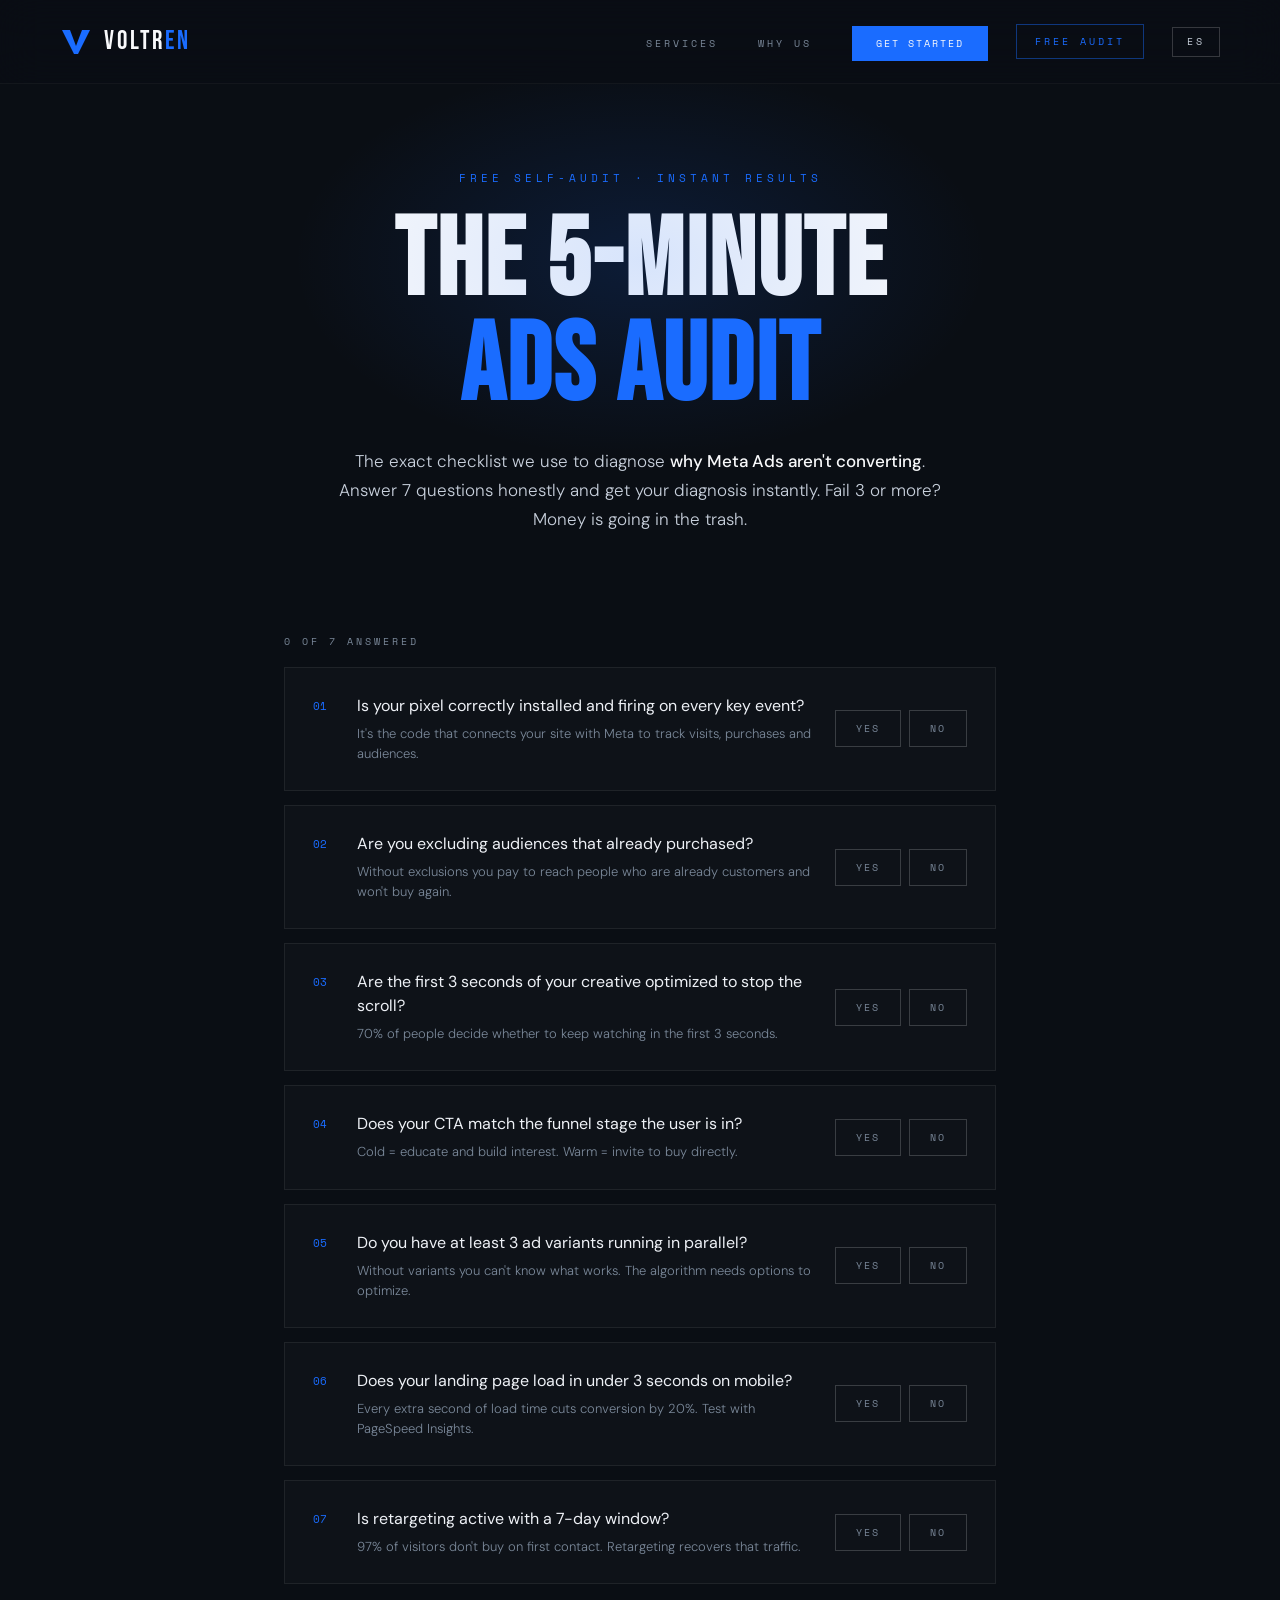
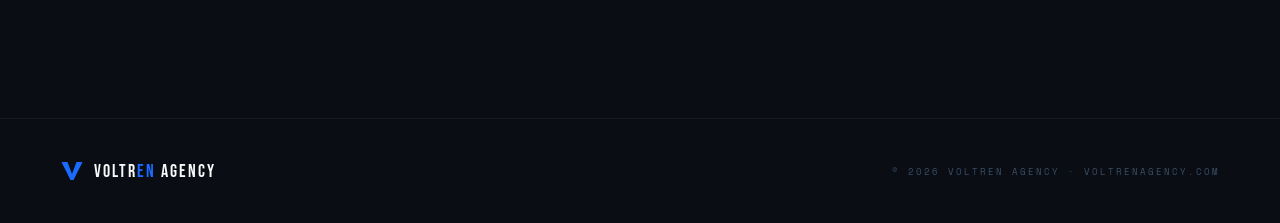
<file: audit.html>
<!DOCTYPE html>
<html lang="en">
<head>
<meta charset="UTF-8">
<meta name="viewport" content="width=device-width, initial-scale=1.0">
<title>The 5-Minute Ads Audit — Voltren Agency</title>
<meta name="description" content="The free checklist we use to diagnose why Meta Ads aren't converting. 7 questions, 5 minutes, instant score.">
<meta name="keywords" content="free Meta ads audit, Facebook ads audit checklist, why aren't my Meta ads converting, ad account review Sarasota, paid ads diagnosis, ROAS audit">
<meta name="author" content="Voltren Agency">
<meta name="robots" content="index, follow">
<link rel="canonical" href="https://voltrenagency.com/audit.html">
<link rel="alternate" hreflang="en" href="https://voltrenagency.com/audit.html">
<link rel="alternate" hreflang="es" href="https://voltrenagency.com/es/audit.html">
<link rel="alternate" hreflang="x-default" href="https://voltrenagency.com/audit.html">

<!-- Icons / PWA -->
<link rel="icon" href="/favicon.svg" type="image/svg+xml">
<link rel="icon" href="/favicon-32.png" sizes="32x32" type="image/png">
<link rel="apple-touch-icon" href="/apple-touch-icon.png">
<link rel="manifest" href="/site.webmanifest">
<meta name="theme-color" content="#0A0E14">

<!-- Open Graph / Facebook -->
<meta property="og:type" content="website">
<meta property="og:url" content="https://voltrenagency.com/audit.html">
<meta property="og:title" content="The 5-Minute Ads Audit — Voltren Agency">
<meta property="og:description" content="The free checklist we use to diagnose why Meta Ads aren't converting. 7 questions, 5 minutes, instant score.">
<meta property="og:image" content="https://voltrenagency.com/og-audit.png">
<meta property="og:image:width" content="1200">
<meta property="og:image:height" content="630">
<meta property="og:image:alt" content="The 5-Minute Ads Audit — stop wasting ad spend. Instant score.">
<meta property="og:locale" content="en_US">
<meta property="og:locale:alternate" content="es_ES">
<meta property="og:site_name" content="Voltren Agency">

<!-- Twitter Card -->
<meta name="twitter:card" content="summary_large_image">
<meta name="twitter:url" content="https://voltrenagency.com/audit.html">
<meta name="twitter:title" content="The 5-Minute Ads Audit — Voltren Agency">
<meta name="twitter:description" content="The free checklist we use to diagnose why Meta Ads aren't converting. 7 questions, 5 minutes, instant score.">
<meta name="twitter:image" content="https://voltrenagency.com/og-audit.png">
<meta name="twitter:image:alt" content="The 5-Minute Ads Audit — stop wasting ad spend.">

<!-- Structured data -->
<script type="application/ld+json">
{
  "@context": "https://schema.org",
  "@graph": [
    {
      "@type": "WebPage",
      "@id": "https://voltrenagency.com/audit.html#webpage",
      "url": "https://voltrenagency.com/audit.html",
      "name": "The 5-Minute Ads Audit — Voltren Agency",
      "description": "The free checklist we use to diagnose why Meta Ads aren't converting.",
      "inLanguage": "en",
      "isPartOf": { "@id": "https://voltrenagency.com/#website" },
      "publisher": { "@id": "https://voltrenagency.com/#organization" }
    },
    {
      "@type": "BreadcrumbList",
      "itemListElement": [
        { "@type": "ListItem", "position": 1, "name": "Home", "item": "https://voltrenagency.com/" },
        { "@type": "ListItem", "position": 2, "name": "Free Ads Audit", "item": "https://voltrenagency.com/audit.html" }
      ]
    },
    {
      "@type": "FAQPage",
      "mainEntity": [
        { "@type": "Question", "name": "Is your pixel correctly installed and firing on every key event?", "acceptedAnswer": { "@type": "Answer", "text": "It's the code that connects your site with Meta to track visits, purchases and audiences." } },
        { "@type": "Question", "name": "Are you excluding audiences that already purchased?", "acceptedAnswer": { "@type": "Answer", "text": "Without exclusions you pay to reach people who are already customers and won't buy again." } },
        { "@type": "Question", "name": "Are the first 3 seconds of your creative optimized to stop the scroll?", "acceptedAnswer": { "@type": "Answer", "text": "70% of people decide whether to keep watching in the first 3 seconds." } },
        { "@type": "Question", "name": "Does your CTA match the funnel stage the user is in?", "acceptedAnswer": { "@type": "Answer", "text": "Cold = educate and build interest. Warm = invite to buy directly." } },
        { "@type": "Question", "name": "Do you have at least 3 ad variants running in parallel?", "acceptedAnswer": { "@type": "Answer", "text": "Without variants you can't know what works. The algorithm needs options to optimize." } },
        { "@type": "Question", "name": "Does your landing page load in under 3 seconds on mobile?", "acceptedAnswer": { "@type": "Answer", "text": "Every extra second of load time cuts conversion by 20%. Test with PageSpeed Insights." } },
        { "@type": "Question", "name": "Is retargeting active with a 7-day window?", "acceptedAnswer": { "@type": "Answer", "text": "97% of visitors don't buy on first contact. Retargeting recovers that traffic." } }
      ]
    }
  ]
}
</script>
<link rel="preconnect" href="https://fonts.googleapis.com">
<link rel="preconnect" href="https://fonts.gstatic.com" crossorigin>
<link href="https://fonts.googleapis.com/css2?family=Bebas+Neue&family=DM+Sans:ital,wght@0,300;0,400;0,500;0,700;1,300&family=Space+Mono:wght@400;700&display=swap" rel="stylesheet">
<link rel="stylesheet" href="css/audit.css?v=20260719-3">
</head>
<body>

<!-- ── NAV ── -->
<nav>
  <a href="index.html" class="nav-logo">
    <svg viewBox="0 0 64 64" fill="none" xmlns="http://www.w3.org/2000/svg">
      <polygon points="4,8 20,8 32,40 44,8 60,8 36,56 28,56" fill="#1A6CFF"/>
    </svg>
    <div class="nav-wordmark">VOLTR<span>EN</span></div>
  </a>
  <div class="nav-right">
    <ul class="nav-links">
      <li><a href="index.html#services" data-i18n="nav.services">Services</a></li>
      <li><a href="index.html#why" data-i18n="nav.why">Why Us</a></li>
      <li><a href="index.html#contact" class="nav-cta" data-i18n="nav.cta">Get Started</a></li>
    </ul>
    <a href="audit.html" class="nav-audit" data-i18n="nav.audit">Free Audit</a>
    <a href="/es/audit.html" class="lang-toggle" hreflang="es" aria-label="Cambiar a español / Switch to Spanish">ES</a>
  </div>
</nav>

<!-- ── HEADER ── -->
<header class="audit-hero">
  <div class="audit-glow"></div>
  <div class="audit-eyebrow" data-i18n="h.eyebrow">Free Self-Audit · Instant Results</div>
  <h1 class="audit-title" data-i18n="h.title">THE 5-MINUTE<br><span>ADS AUDIT</span></h1>
  <p class="audit-sub" data-i18n="h.sub">The exact checklist we use to diagnose <strong>why Meta Ads aren't converting</strong>. Answer 7 questions honestly and get your diagnosis instantly. Fail 3 or more? Money is going in the trash.</p>
</header>

<!-- ── CHECKLIST ── -->
<main class="audit-wrap">
  <div class="progress-ind" id="progressInd">0 of 7 answered</div>
  <div id="questions">
    <div class="q-card" data-q="1">
      <div class="q-left"><div class="q-num">01</div>
        <div>
          <div class="q-text" data-i18n="q1">Is your pixel correctly installed and firing on every key event?</div>
          <div class="q-desc" data-i18n="d1">It's the code that connects your site with Meta to track visits, purchases and audiences.</div>
        </div>
      </div>
      <div class="q-btns">
        <button class="q-btn" data-a="yes" data-i18n="btn.yes">Yes</button>
        <button class="q-btn" data-a="no" data-i18n="btn.no">No</button>
      </div>
    </div>
    <div class="q-card" data-q="2">
      <div class="q-left"><div class="q-num">02</div>
        <div>
          <div class="q-text" data-i18n="q2">Are you excluding audiences that already purchased?</div>
          <div class="q-desc" data-i18n="d2">Without exclusions you pay to reach people who are already customers and won't buy again.</div>
        </div>
      </div>
      <div class="q-btns">
        <button class="q-btn" data-a="yes" data-i18n="btn.yes">Yes</button>
        <button class="q-btn" data-a="no" data-i18n="btn.no">No</button>
      </div>
    </div>
    <div class="q-card" data-q="3">
      <div class="q-left"><div class="q-num">03</div>
        <div>
          <div class="q-text" data-i18n="q3">Are the first 3 seconds of your creative optimized to stop the scroll?</div>
          <div class="q-desc" data-i18n="d3">70% of people decide whether to keep watching in the first 3 seconds.</div>
        </div>
      </div>
      <div class="q-btns">
        <button class="q-btn" data-a="yes" data-i18n="btn.yes">Yes</button>
        <button class="q-btn" data-a="no" data-i18n="btn.no">No</button>
      </div>
    </div>
    <div class="q-card" data-q="4">
      <div class="q-left"><div class="q-num">04</div>
        <div>
          <div class="q-text" data-i18n="q4">Does your CTA match the funnel stage the user is in?</div>
          <div class="q-desc" data-i18n="d4">Cold = educate and build interest. Warm = invite to buy directly.</div>
        </div>
      </div>
      <div class="q-btns">
        <button class="q-btn" data-a="yes" data-i18n="btn.yes">Yes</button>
        <button class="q-btn" data-a="no" data-i18n="btn.no">No</button>
      </div>
    </div>
    <div class="q-card" data-q="5">
      <div class="q-left"><div class="q-num">05</div>
        <div>
          <div class="q-text" data-i18n="q5">Do you have at least 3 ad variants running in parallel?</div>
          <div class="q-desc" data-i18n="d5">Without variants you can't know what works. The algorithm needs options to optimize.</div>
        </div>
      </div>
      <div class="q-btns">
        <button class="q-btn" data-a="yes" data-i18n="btn.yes">Yes</button>
        <button class="q-btn" data-a="no" data-i18n="btn.no">No</button>
      </div>
    </div>
    <div class="q-card" data-q="6">
      <div class="q-left"><div class="q-num">06</div>
        <div>
          <div class="q-text" data-i18n="q6">Does your landing page load in under 3 seconds on mobile?</div>
          <div class="q-desc" data-i18n="d6">Every extra second of load time cuts conversion by 20%. Test with PageSpeed Insights.</div>
        </div>
      </div>
      <div class="q-btns">
        <button class="q-btn" data-a="yes" data-i18n="btn.yes">Yes</button>
        <button class="q-btn" data-a="no" data-i18n="btn.no">No</button>
      </div>
    </div>
    <div class="q-card" data-q="7">
      <div class="q-left"><div class="q-num">07</div>
        <div>
          <div class="q-text" data-i18n="q7">Is retargeting active with a 7-day window?</div>
          <div class="q-desc" data-i18n="d7">97% of visitors don't buy on first contact. Retargeting recovers that traffic.</div>
        </div>
      </div>
      <div class="q-btns">
        <button class="q-btn" data-a="yes" data-i18n="btn.yes">Yes</button>
        <button class="q-btn" data-a="no" data-i18n="btn.no">No</button>
      </div>
    </div>
  </div>

  <!-- ── DIAGNOSIS (shown once all 7 are answered) ── -->
  <p class="all-answered" id="allAnswered" data-i18n="c.line">You've answered everything. Here's your diagnosis:</p>
  <div class="diagnosis" id="diagnosis">
    <div class="diag-num" id="diagNum">0</div>
    <div class="diag-caption" data-i18n="diag.caption">NOs answered</div>
    <p class="diag-label" id="diagLabel"></p>
  </div>

  <!-- ── CONTACT + SUBMIT ── -->
  <form class="audit-form gated" id="auditForm" onsubmit="submitAudit(event)">
    <div class="af-title" data-i18n="f.title">GET THE <span>FULL ANALYSIS</span></div>
    <p class="af-sub" data-i18n="f.sub">Tell us where to send your results and recommendations.</p>
    <div class="form-row">
      <div class="form-group">
        <label data-i18n="f.name">Name</label>
        <input type="text" id="fName" data-i18n-ph="ph.name" placeholder="John Smith" required>
      </div>
      <div class="form-group">
        <label data-i18n="f.email">Email</label>
        <input type="email" id="fEmail" data-i18n-ph="ph.email" placeholder="john@company.com" required>
      </div>
    </div>
    <div class="form-row">
      <div class="form-group">
        <label data-i18n="f.phone">Phone / WhatsApp</label>
        <input type="tel" id="fPhone" data-i18n-ph="ph.phone" placeholder="+1 (555) 000-0000" required>
      </div>
      <div class="form-group">
        <label data-i18n="f.company">Company / Instagram (optional)</label>
        <input type="text" id="fCompany" data-i18n-ph="ph.company" placeholder="@yourbrand">
      </div>
    </div>
    <button type="submit" class="audit-submit" id="auditBtn" data-i18n="f.btn">Send My Diagnosis →</button>
    <p class="form-error" id="formError" style="display:none;"></p>
    <p class="audit-note" data-i18n="f.note">Free. No spam. Your answers go straight to our strategy team.</p>
  </form>

  <!-- ── SUCCESS ── -->
  <div class="form-success" id="formSuccess" style="display:none;"></div>
</main>

<!-- ── FOOTER ── -->
<footer>
  <div class="footer-logo">
    <svg width="24" height="24" viewBox="0 0 64 64" fill="none">
      <polygon points="4,8 20,8 32,40 44,8 60,8 36,56 28,56" fill="#1A6CFF"/>
    </svg>
    <div class="footer-wordmark">VOLTR<span>EN</span> AGENCY</div>
  </div>
  <div class="footer-copy" data-i18n="ft.copy">© 2026 Voltren Agency · voltrenagency.com</div>
</footer>

<script src="js/audit.js?v=20260720-1"></script>
</body>
</html>
</file>
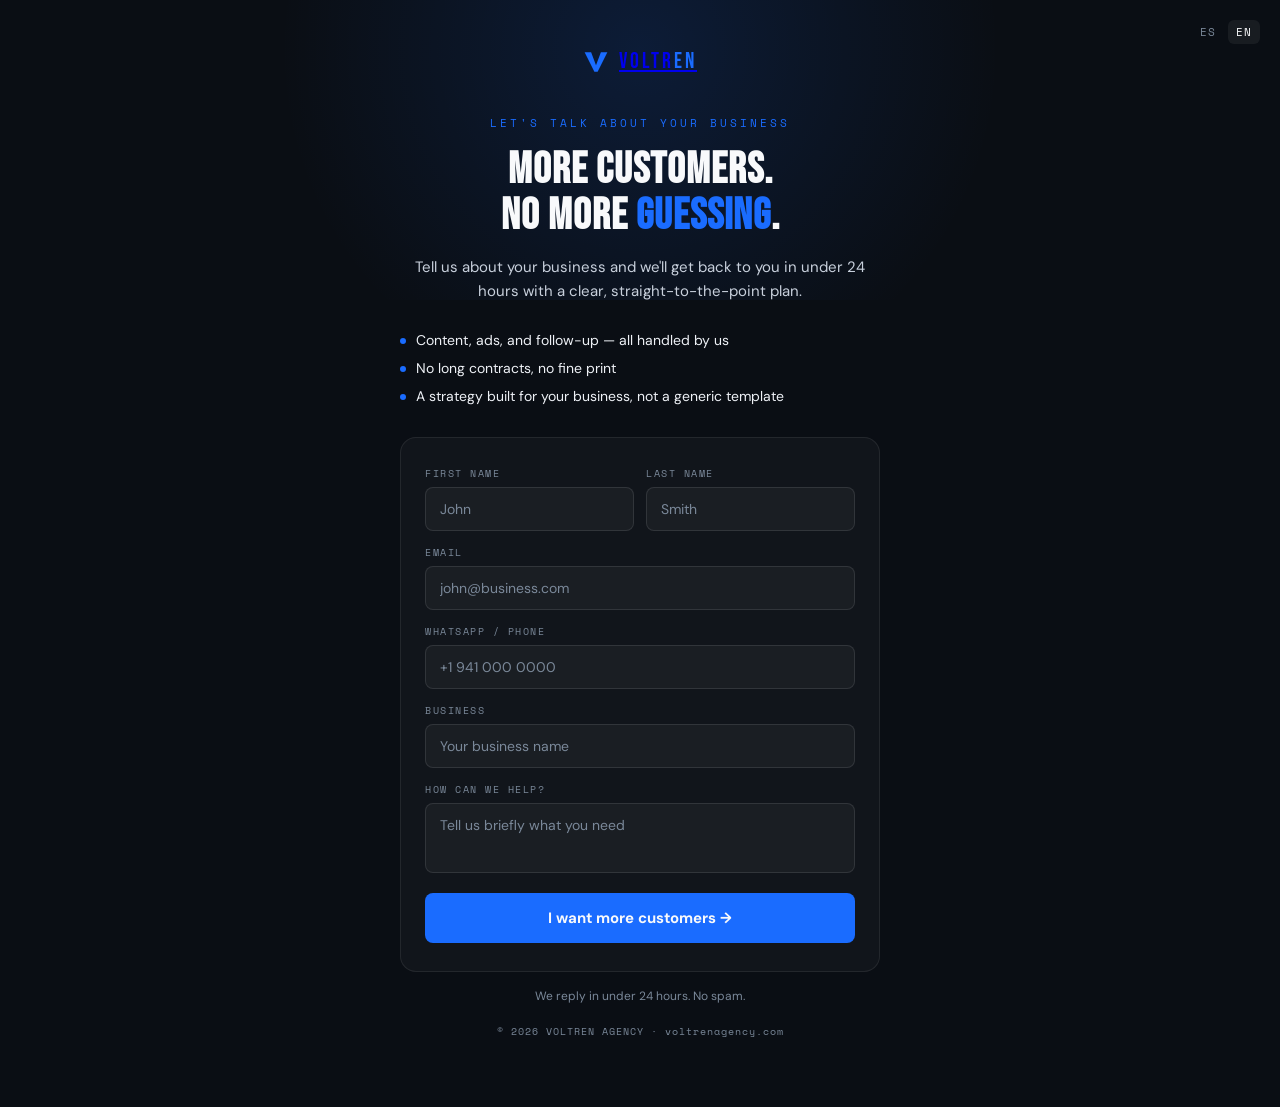
<file: contact.html>
<!DOCTYPE html>
<html lang="en">
<head>
<meta charset="UTF-8">
<meta name="viewport" content="width=device-width, initial-scale=1.0">
<title>Let's Talk — Voltren Agency</title>
<meta name="description" content="Tell us about your business and we'll get back to you in under 24 hours with a clear plan to win more customers.">
<meta name="robots" content="noindex, follow">
<link rel="canonical" href="https://voltrenagency.com/contact.html">
<link rel="alternate" hreflang="en" href="https://voltrenagency.com/contact.html">
<link rel="alternate" hreflang="es" href="https://voltrenagency.com/es/contacto.html">
<link rel="alternate" hreflang="x-default" href="https://voltrenagency.com/contact.html">
<link rel="icon" href="/favicon.svg" type="image/svg+xml">
<link rel="icon" href="/favicon-32.png" sizes="32x32" type="image/png">
<link rel="apple-touch-icon" href="/apple-touch-icon.png">
<link rel="manifest" href="/site.webmanifest">
<meta name="theme-color" content="#0A0E14">
<link href="https://fonts.googleapis.com/css2?family=Bebas+Neue&family=DM+Sans:ital,wght@0,300;0,400;0,500;0,700;1,300&family=Space+Mono:wght@400;700&display=swap" rel="stylesheet">
<style>
  :root {
    --white: #F8F9FB;
    --off-white: #EEF1F6;
    --light-gray: #C8D0DC;
    --mid-gray: #7A8899;
    --dark-gray: #1C2431;
    --black: #0A0E14;
    --blue: #1A6CFF;
    --blue-deep: #0A3B99;
    --blue-glow: rgba(26,108,255,0.15);
    --error: #FF3B5C;
  }
  *, *::before, *::after { margin: 0; padding: 0; box-sizing: border-box; }
  body {
    background: var(--black);
    color: var(--white);
    font-family: 'DM Sans', sans-serif;
    min-height: 100svh;
    display: flex;
    flex-direction: column;
  }
  .wrap {
    flex: 1;
    display: flex;
    flex-direction: column;
    align-items: center;
    justify-content: center;
    padding: 48px 20px;
    position: relative;
    overflow: hidden;
  }
  .glow {
    position: absolute;
    top: -200px;
    left: 50%;
    transform: translateX(-50%);
    width: 900px;
    height: 500px;
    background: radial-gradient(circle, var(--blue-glow) 0%, transparent 70%);
    pointer-events: none;
  }
  .lang-switch {
    position: absolute;
    top: 20px;
    right: 20px;
    z-index: 2;
    display: flex;
    gap: 4px;
    font-family: 'Space Mono', monospace;
    font-size: 11px;
    letter-spacing: 1px;
  }
  .lang-switch a {
    color: var(--mid-gray);
    text-decoration: none;
    padding: 4px 8px;
    border-radius: 6px;
    transition: color 0.2s, background 0.2s;
  }
  .lang-switch a:hover { color: var(--white); }
  .lang-switch a.active { color: var(--white); background: rgba(255,255,255,0.06); }
  .brand {
    display: flex;
    align-items: center;
    gap: 10px;
    margin-bottom: 40px;
    z-index: 1;
  }
  .brand svg { width: 26px; height: 26px; }
  .brand-word {
    font-family: 'Bebas Neue', sans-serif;
    font-size: 22px;
    letter-spacing: 3px;
  }
  .brand-word span { color: var(--blue); }
  .container {
    width: 100%;
    max-width: 480px;
    z-index: 1;
  }
  .eyebrow {
    font-family: 'Space Mono', monospace;
    font-size: 11px;
    letter-spacing: 3px;
    text-transform: uppercase;
    color: var(--blue);
    text-align: center;
    margin-bottom: 16px;
  }
  h1 {
    font-family: 'Bebas Neue', sans-serif;
    font-size: clamp(32px, 6vw, 44px);
    line-height: 1.05;
    letter-spacing: 1px;
    text-align: center;
    margin-bottom: 16px;
  }
  h1 span { color: var(--blue); }
  .sub {
    color: var(--light-gray);
    text-align: center;
    font-size: 15px;
    line-height: 1.6;
    margin-bottom: 28px;
  }
  .points {
    list-style: none;
    display: flex;
    flex-direction: column;
    gap: 10px;
    margin-bottom: 32px;
  }
  .points li {
    display: flex;
    align-items: flex-start;
    gap: 10px;
    font-size: 14px;
    color: var(--off-white);
  }
  .points li::before {
    content: '';
    flex-shrink: 0;
    width: 6px;
    height: 6px;
    border-radius: 50%;
    background: var(--blue);
    margin-top: 7px;
  }
  form {
    display: flex;
    flex-direction: column;
    gap: 14px;
    background: rgba(255,255,255,0.03);
    border: 1px solid rgba(255,255,255,0.08);
    border-radius: 16px;
    padding: 28px 24px;
  }
  .row { display: flex; gap: 12px; }
  .row .group { flex: 1; }
  .group { display: flex; flex-direction: column; gap: 6px; }
  label {
    font-family: 'Space Mono', monospace;
    font-size: 10px;
    letter-spacing: 1.5px;
    text-transform: uppercase;
    color: var(--mid-gray);
  }
  input, textarea {
    background: rgba(255,255,255,0.04);
    border: 1px solid rgba(255,255,255,0.1);
    border-radius: 8px;
    padding: 12px 14px;
    color: var(--white);
    font-family: 'DM Sans', sans-serif;
    font-size: 14px;
    outline: none;
    transition: border-color 0.2s;
  }
  input::placeholder, textarea::placeholder { color: var(--mid-gray); }
  input:focus, textarea:focus { border-color: var(--blue); }
  textarea { resize: none; min-height: 70px; }
  button {
    margin-top: 6px;
    background: var(--blue);
    color: var(--white);
    border: none;
    border-radius: 8px;
    padding: 15px;
    font-family: 'DM Sans', sans-serif;
    font-weight: 700;
    font-size: 15px;
    cursor: pointer;
    transition: background 0.2s, transform 0.1s;
  }
  button:hover { background: #0A5AE8; }
  button:active { transform: scale(0.98); }
  button:disabled { opacity: 0.7; cursor: default; }
  .note {
    text-align: center;
    font-size: 12px;
    color: var(--mid-gray);
    margin-top: 16px;
  }
  footer {
    text-align: center;
    font-family: 'Space Mono', monospace;
    font-size: 10px;
    letter-spacing: 1px;
    color: var(--mid-gray);
    padding: 20px;
  }
  @media (max-width: 480px) {
    .row { flex-direction: column; }
  }
</style>
</head>
<body>

<div class="wrap">
  <div class="glow"></div>

  <nav class="lang-switch">
    <a href="/es/contacto.html">ES</a>
    <a href="/contact.html" class="active">EN</a>
  </nav>

  <a href="/" class="brand">
    <svg viewBox="0 0 64 64" fill="none"><polygon points="4,8 20,8 32,40 44,8 60,8 36,56 28,56" fill="#1A6CFF"/></svg>
    <div class="brand-word">VOLTR<span>EN</span></div>
  </a>

  <div class="container">
    <div class="eyebrow">Let's talk about your business</div>
    <h1>More customers.<br>No more <span>guessing</span>.</h1>
    <p class="sub">Tell us about your business and we'll get back to you in under 24 hours with a clear, straight-to-the-point plan.</p>

    <ul class="points">
      <li>Content, ads, and follow-up — all handled by us</li>
      <li>No long contracts, no fine print</li>
      <li>A strategy built for your business, not a generic template</li>
    </ul>

    <form id="leadForm" onsubmit="handleSubmit(event)">
      <div class="row">
        <div class="group">
          <label>First name</label>
          <input type="text" name="firstName" placeholder="John" required>
        </div>
        <div class="group">
          <label>Last name</label>
          <input type="text" name="lastName" placeholder="Smith" required>
        </div>
      </div>
      <div class="group">
        <label>Email</label>
        <input type="email" name="email" placeholder="john@business.com" required>
      </div>
      <div class="group">
        <label>WhatsApp / Phone</label>
        <input type="tel" name="phone" placeholder="+1 941 000 0000" required>
      </div>
      <div class="group">
        <label>Business</label>
        <input type="text" name="company" placeholder="Your business name">
      </div>
      <div class="group">
        <label>How can we help?</label>
        <textarea name="message" placeholder="Tell us briefly what you need"></textarea>
      </div>
      <button type="submit" id="submitBtn">I want more customers →</button>
    </form>
    <p class="note">We reply in under 24 hours. No spam.</p>
  </div>

  <footer>© 2026 VOLTREN AGENCY · voltrenagency.com</footer>
</div>

<!-- Meta Pixel Code -->
<script>
!function(f,b,e,v,n,t,s)
{if(f.fbq)return;n=f.fbq=function(){n.callMethod?
n.callMethod.apply(n,arguments):n.queue.push(arguments)};
if(!f._fbq)f._fbq=n;n.push=n;n.loaded=!0;n.version='2.0';
n.queue=[];t=b.createElement(e);t.async=!0;
t.src=v;s=b.getElementsByTagName(e)[0];
s.parentNode.insertBefore(t,s)}(window, document,'script',
'https://connect.facebook.net/en_US/fbevents.js');
fbq('init', '1448889199645405');
fbq('track', 'PageView');
</script>
<noscript><img height="1" width="1" style="display:none"
src="https://www.facebook.com/tr?id=1448889199645405&ev=PageView&noscript=1"
/></noscript>
<!-- End Meta Pixel Code -->

<script>
  // Submit exactly like the homepage: POST to n8n, which handles Discord + Brevo (CRM) server-side.
  const WEBHOOK_URL = 'https://n8n.voltrenagency.com/webhook/voltren-leads';

  async function handleSubmit(e) {
    e.preventDefault();
    const btn = document.getElementById('submitBtn');
    const originalText = btn.textContent;
    btn.textContent = 'Sending...';
    btn.disabled = true;

    const form = e.target;
    const formData = {
      firstName: form.firstName.value,
      lastName:  form.lastName.value,
      email:     form.email.value,
      company:   form.company.value,
      phone:     form.phone.value,
      city:      '',
      service:   '',
      budget:    '',
      message:   form.message.value,
      lang:      (document.documentElement.lang === 'es') ? 'es' : 'en',
      source:    'contact_page',
      form_title: 'Página de Contacto'
    };

    try {
      await fetch(WEBHOOK_URL, {
        method: 'POST',
        headers: { 'Content-Type': 'application/json' },
        body: JSON.stringify({ body: formData })
      });

      // Fire the Meta Pixel Lead event only after a successful submit.
      if (typeof fbq === 'function') {
        fbq('track', 'Lead', { content_name: 'Contact form' });
      }

      btn.textContent = 'Message sent ✓';
      btn.style.background = '#0A3B99';
      form.reset();
    } catch (err) {
      btn.textContent = 'Error — Please try again';
      btn.style.background = '#FF3B5C';
    }

    setTimeout(() => {
      btn.textContent = originalText;
      btn.style.background = '';
      btn.disabled = false;
    }, 4000);
  }
</script>

</body>
</html>
</file>
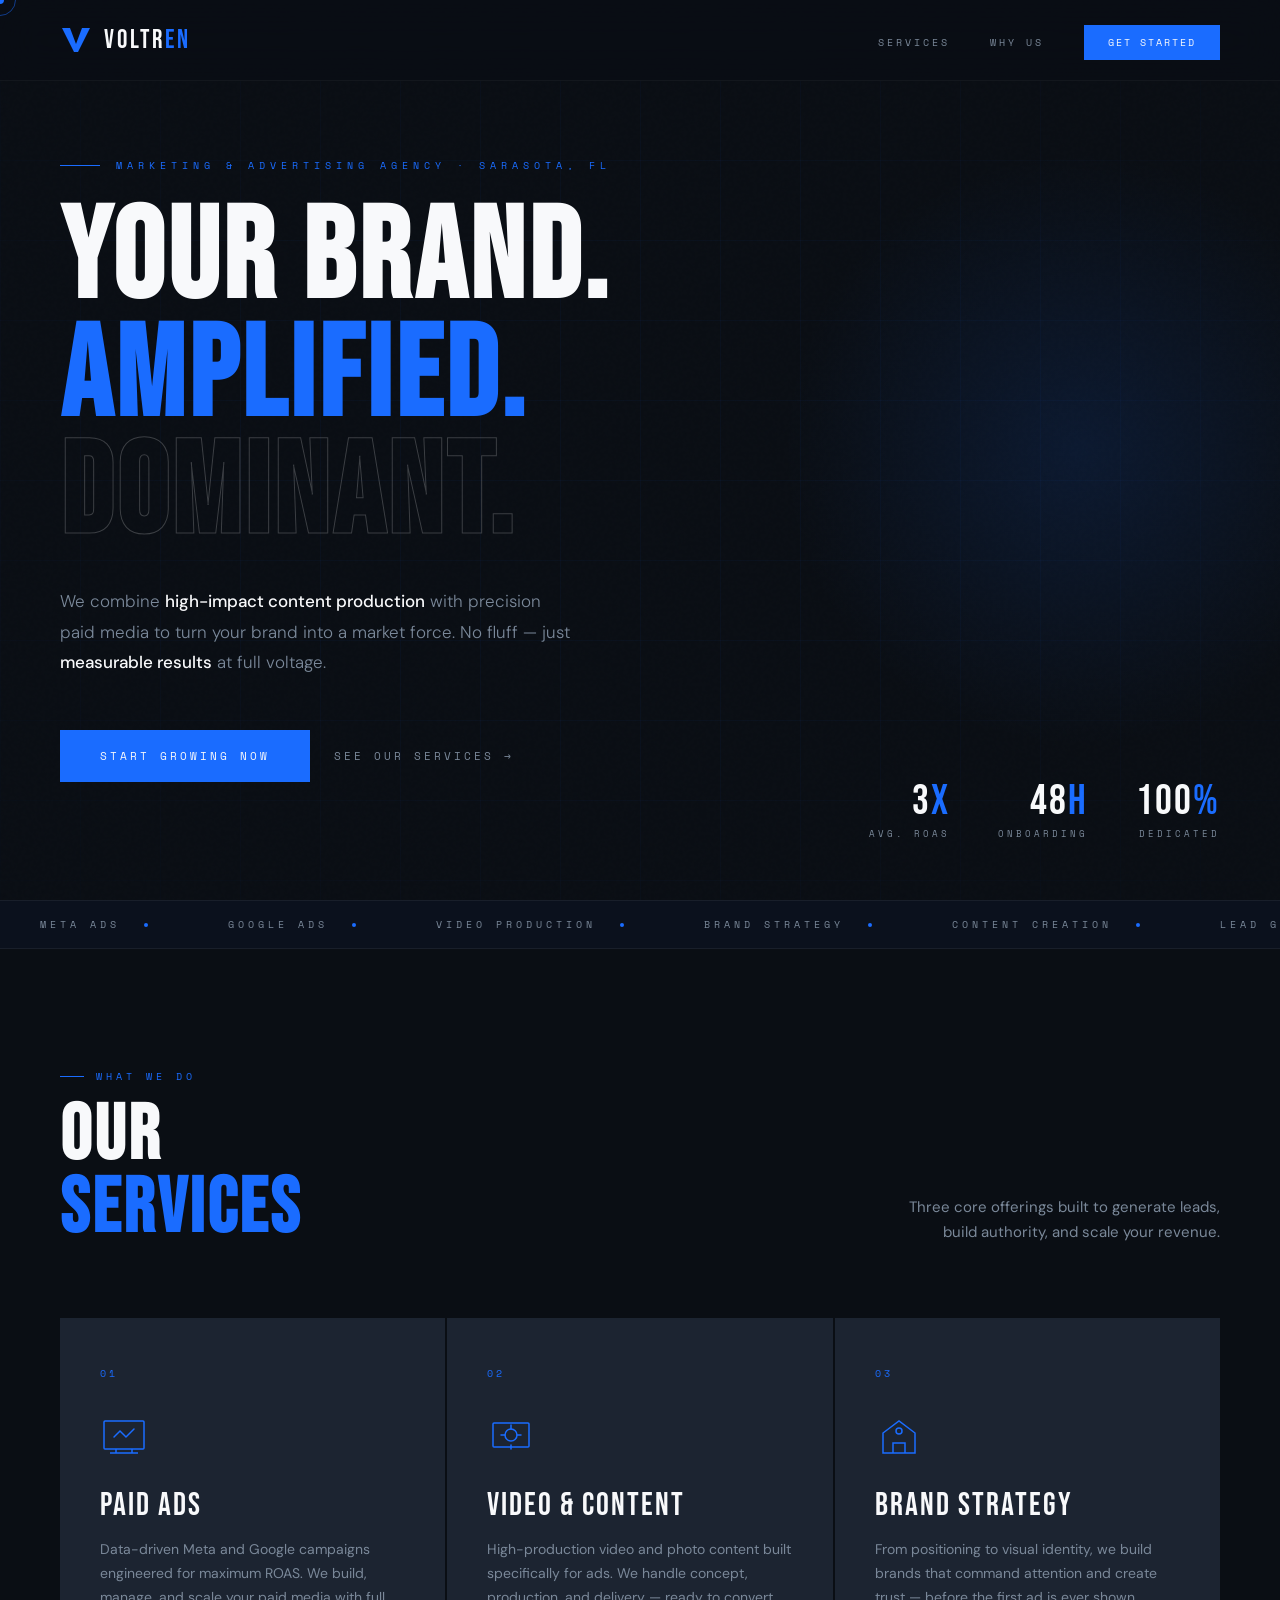
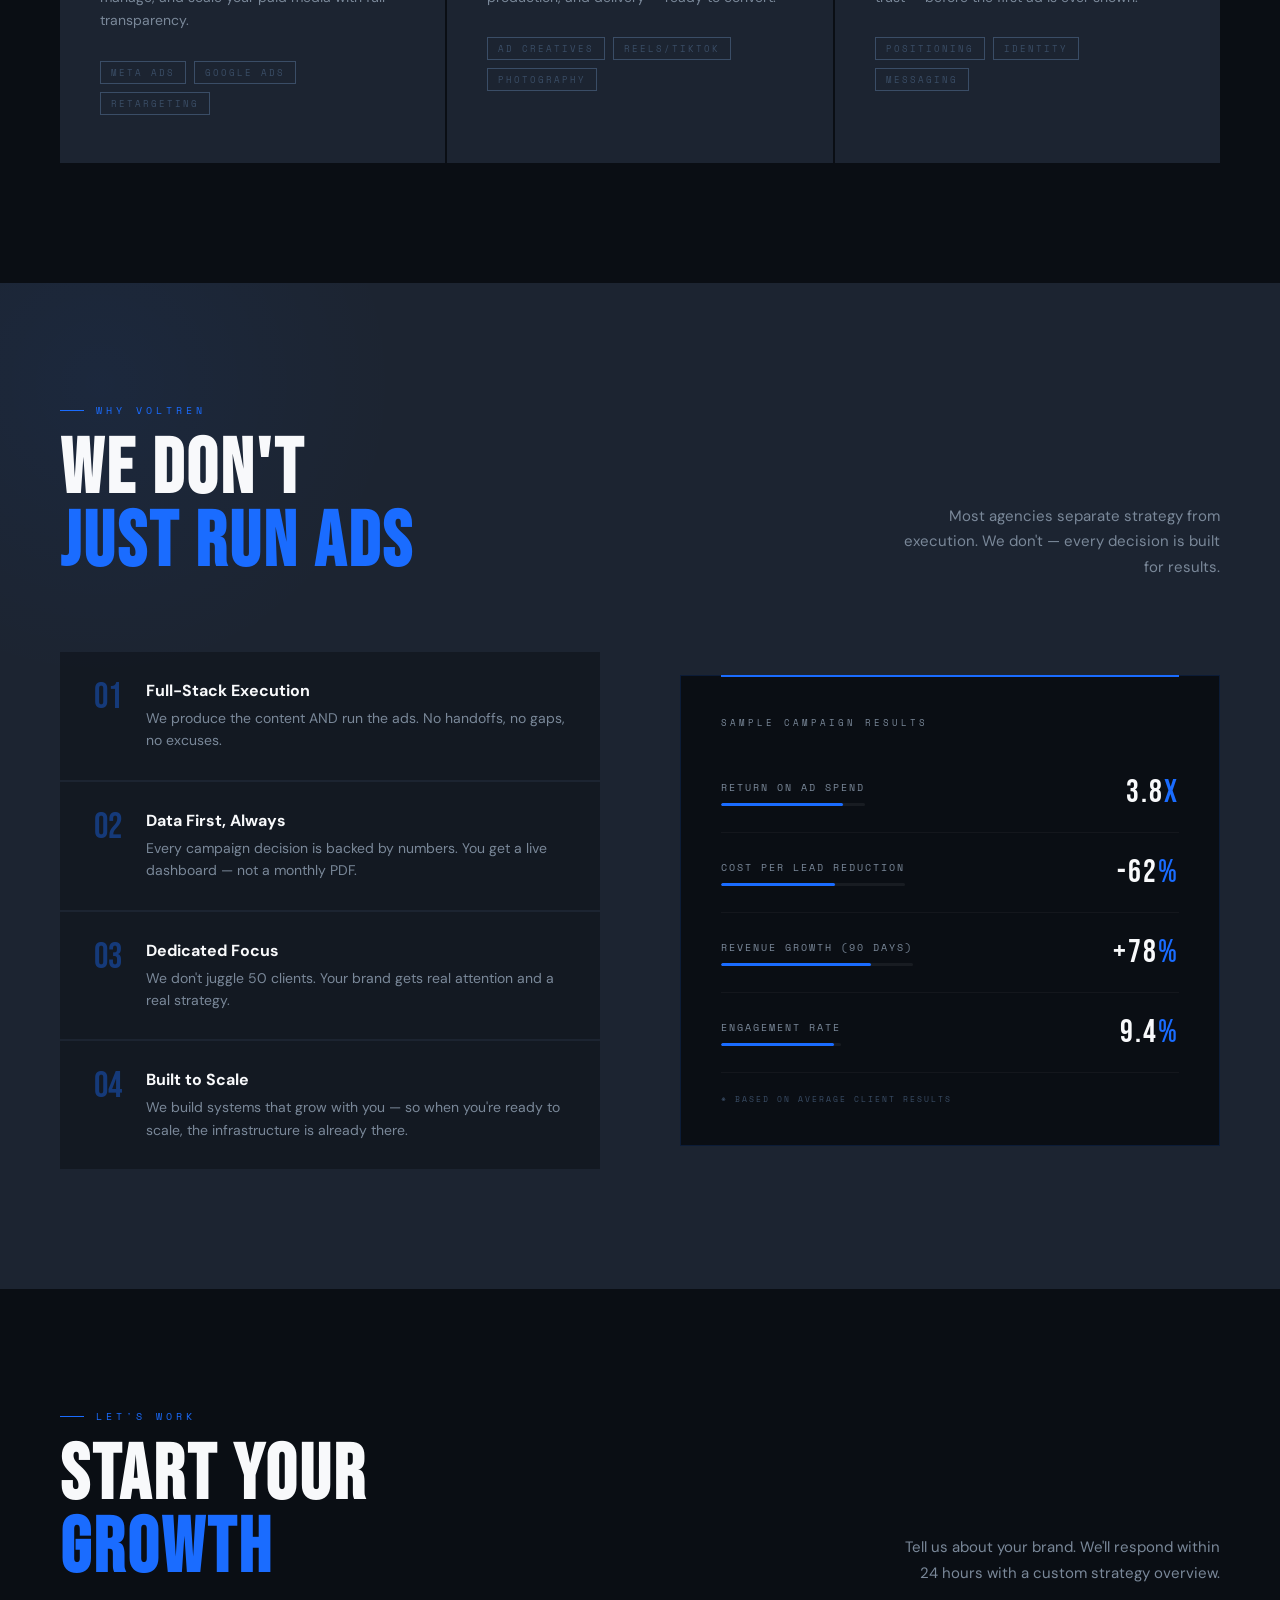
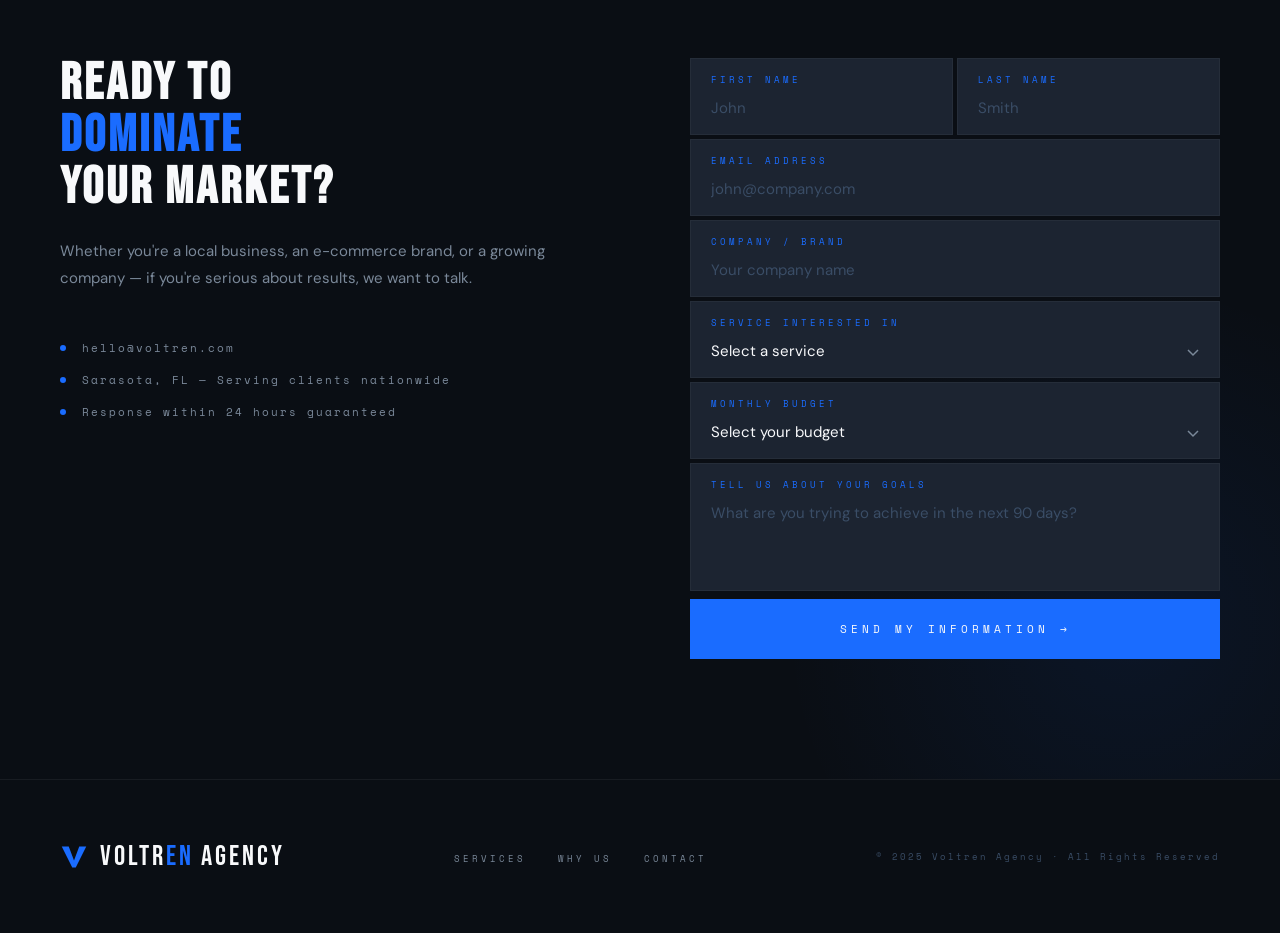
<file: landing.html>
<!DOCTYPE html>
<html lang="en">
<head>
<meta charset="UTF-8">
<meta name="viewport" content="width=device-width, initial-scale=1.0">
<title>Voltren Agency — Built to Dominate</title>
<link href="https://fonts.googleapis.com/css2?family=Bebas+Neue&family=DM+Sans:ital,wght@0,300;0,400;0,500;0,700;1,300&family=Space+Mono:wght@400;700&display=swap" rel="stylesheet">
<style>
  :root {
    --white: #F8F9FB;
    --off-white: #EEF1F6;
    --light-gray: #C8D0DC;
    --mid-gray: #7A8899;
    --dark-gray: #1C2431;
    --black: #0A0E14;
    --blue: #1A6CFF;
    --blue-deep: #0A3B99;
    --blue-glow: rgba(26,108,255,0.15);
    --blue-light: #E0EBFF;
    --steel: #3A4D66;
  }

  *, *::before, *::after { margin: 0; padding: 0; box-sizing: border-box; }

  html { scroll-behavior: smooth; }

  body {
    background: var(--black);
    color: var(--white);
    font-family: 'DM Sans', sans-serif;
    overflow-x: hidden;
    cursor: none;
  }

  /* ── CUSTOM CURSOR ── */
  .cursor {
    position: fixed;
    width: 8px;
    height: 8px;
    background: var(--blue);
    border-radius: 50%;
    pointer-events: none;
    z-index: 9999;
    transform: translate(-50%, -50%);
    transition: transform 0.1s ease;
  }

  .cursor-ring {
    position: fixed;
    width: 32px;
    height: 32px;
    border: 1px solid rgba(26,108,255,0.5);
    border-radius: 50%;
    pointer-events: none;
    z-index: 9998;
    transform: translate(-50%, -50%);
    transition: all 0.15s ease;
  }

  /* ── NOISE TEXTURE OVERLAY ── */
  body::before {
    content: '';
    position: fixed;
    inset: 0;
    background-image: url("data:image/svg+xml,%3Csvg viewBox='0 0 256 256' xmlns='http://www.w3.org/2000/svg'%3E%3Cfilter id='noise'%3E%3CfeTurbulence type='fractalNoise' baseFrequency='0.9' numOctaves='4' stitchTiles='stitch'/%3E%3C/filter%3E%3Crect width='100%25' height='100%25' filter='url(%23noise)' opacity='0.03'/%3E%3C/svg%3E");
    pointer-events: none;
    z-index: 1;
    opacity: 0.4;
  }

  /* ── NAVBAR ── */
  nav {
    position: fixed;
    top: 0;
    left: 0;
    right: 0;
    z-index: 100;
    padding: 24px 60px;
    display: flex;
    justify-content: space-between;
    align-items: center;
    border-bottom: 1px solid rgba(255,255,255,0.04);
    background: rgba(10,14,20,0.85);
    backdrop-filter: blur(20px);
  }

  .nav-logo {
    display: flex;
    align-items: center;
    gap: 12px;
    text-decoration: none;
  }

  .nav-logo svg { width: 32px; height: 32px; }

  .nav-wordmark {
    font-family: 'Bebas Neue', sans-serif;
    font-size: 26px;
    letter-spacing: 3px;
    color: var(--white);
  }

  .nav-wordmark span { color: var(--blue); }

  .nav-links {
    display: flex;
    align-items: center;
    gap: 40px;
    list-style: none;
  }

  .nav-links a {
    font-family: 'Space Mono', monospace;
    font-size: 10px;
    letter-spacing: 3px;
    text-transform: uppercase;
    color: var(--mid-gray);
    text-decoration: none;
    transition: color 0.2s;
  }

  .nav-links a:hover { color: var(--white); }

  .nav-cta {
    background: var(--blue) !important;
    color: var(--white) !important;
    padding: 10px 24px;
    font-size: 10px !important;
    letter-spacing: 2px !important;
    transition: background 0.2s, transform 0.2s !important;
  }

  .nav-cta:hover {
    background: #0A5AE8 !important;
    transform: translateY(-1px);
  }

  /* ── HERO ── */
  .hero {
    min-height: 100vh;
    display: flex;
    align-items: center;
    position: relative;
    padding: 140px 60px 100px;
    overflow: hidden;
  }

  /* Grid background lines */
  .hero::before {
    content: '';
    position: absolute;
    inset: 0;
    background-image:
      linear-gradient(rgba(26,108,255,0.04) 1px, transparent 1px),
      linear-gradient(90deg, rgba(26,108,255,0.04) 1px, transparent 1px);
    background-size: 80px 80px;
    mask-image: radial-gradient(ellipse 80% 80% at 50% 50%, black 40%, transparent 100%);
  }

  /* Blue glow orb */
  .hero-glow {
    position: absolute;
    width: 600px;
    height: 600px;
    background: radial-gradient(circle, rgba(26,108,255,0.12) 0%, transparent 70%);
    top: 50%;
    right: -100px;
    transform: translateY(-50%);
    pointer-events: none;
  }

  .hero-content {
    position: relative;
    z-index: 2;
    max-width: 900px;
  }

  .hero-eyebrow {
    font-family: 'Space Mono', monospace;
    font-size: 10px;
    letter-spacing: 5px;
    color: var(--blue);
    text-transform: uppercase;
    margin-bottom: 28px;
    display: flex;
    align-items: center;
    gap: 16px;
    opacity: 0;
    animation: fadeUp 0.8s ease 0.2s forwards;
  }

  .hero-eyebrow::before {
    content: '';
    width: 40px;
    height: 1px;
    background: var(--blue);
  }

  .hero-title {
    font-family: 'Bebas Neue', sans-serif;
    font-size: clamp(72px, 10vw, 140px);
    letter-spacing: 4px;
    line-height: 0.92;
    color: var(--white);
    margin-bottom: 32px;
    opacity: 0;
    animation: fadeUp 0.8s ease 0.4s forwards;
  }

  .hero-title .accent { color: var(--blue); }

  .hero-title .outline {
    -webkit-text-stroke: 1px rgba(255,255,255,0.2);
    color: transparent;
  }

  .hero-body {
    font-size: 17px;
    font-weight: 300;
    color: var(--mid-gray);
    line-height: 1.8;
    max-width: 520px;
    margin-bottom: 52px;
    opacity: 0;
    animation: fadeUp 0.8s ease 0.6s forwards;
  }

  .hero-body strong {
    color: var(--white);
    font-weight: 500;
  }

  .hero-actions {
    display: flex;
    align-items: center;
    gap: 24px;
    opacity: 0;
    animation: fadeUp 0.8s ease 0.8s forwards;
  }

  .btn-primary {
    background: var(--blue);
    color: var(--white);
    font-family: 'Space Mono', monospace;
    font-size: 11px;
    letter-spacing: 3px;
    text-transform: uppercase;
    padding: 18px 40px;
    text-decoration: none;
    display: inline-block;
    transition: all 0.25s ease;
    position: relative;
    overflow: hidden;
  }

  .btn-primary::before {
    content: '';
    position: absolute;
    inset: 0;
    background: linear-gradient(90deg, transparent, rgba(255,255,255,0.1), transparent);
    transform: translateX(-100%);
    transition: transform 0.5s ease;
  }

  .btn-primary:hover::before { transform: translateX(100%); }
  .btn-primary:hover { background: #0A5AE8; transform: translateY(-2px); box-shadow: 0 12px 40px rgba(26,108,255,0.3); }

  .btn-ghost {
    font-family: 'Space Mono', monospace;
    font-size: 11px;
    letter-spacing: 3px;
    text-transform: uppercase;
    color: var(--mid-gray);
    text-decoration: none;
    display: flex;
    align-items: center;
    gap: 10px;
    transition: color 0.2s;
  }

  .btn-ghost:hover { color: var(--white); }

  .btn-ghost::after {
    content: '→';
    transition: transform 0.2s;
  }

  .btn-ghost:hover::after { transform: translateX(4px); }

  /* Hero stats */
  .hero-stats {
    position: absolute;
    bottom: 60px;
    right: 60px;
    display: flex;
    gap: 48px;
    opacity: 0;
    animation: fadeUp 0.8s ease 1s forwards;
  }

  .stat-item { text-align: right; }

  .stat-number {
    font-family: 'Bebas Neue', sans-serif;
    font-size: 42px;
    letter-spacing: 2px;
    color: var(--white);
    line-height: 1;
  }

  .stat-number span { color: var(--blue); }

  .stat-label {
    font-family: 'Space Mono', monospace;
    font-size: 9px;
    letter-spacing: 3px;
    color: var(--mid-gray);
    text-transform: uppercase;
    margin-top: 4px;
  }

  /* ── MARQUEE ── */
  .marquee-wrap {
    border-top: 1px solid rgba(255,255,255,0.06);
    border-bottom: 1px solid rgba(255,255,255,0.06);
    background: rgba(26,108,255,0.04);
    overflow: hidden;
    padding: 16px 0;
  }

  .marquee-track {
    display: flex;
    gap: 0;
    animation: marquee 20s linear infinite;
    width: max-content;
  }

  .marquee-item {
    display: flex;
    align-items: center;
    gap: 24px;
    padding: 0 40px;
    font-family: 'Space Mono', monospace;
    font-size: 10px;
    letter-spacing: 4px;
    color: var(--mid-gray);
    text-transform: uppercase;
    white-space: nowrap;
  }

  .marquee-dot {
    width: 4px;
    height: 4px;
    background: var(--blue);
    border-radius: 50%;
    flex-shrink: 0;
  }

  @keyframes marquee {
    from { transform: translateX(0); }
    to { transform: translateX(-50%); }
  }

  /* ── SERVICES ── */
  .services {
    padding: 120px 60px;
    position: relative;
  }

  .section-header {
    display: flex;
    justify-content: space-between;
    align-items: flex-end;
    margin-bottom: 72px;
  }

  .section-eyebrow {
    font-family: 'Space Mono', monospace;
    font-size: 10px;
    letter-spacing: 4px;
    color: var(--blue);
    text-transform: uppercase;
    margin-bottom: 16px;
    display: flex;
    align-items: center;
    gap: 12px;
  }

  .section-eyebrow::before {
    content: '';
    width: 24px;
    height: 1px;
    background: var(--blue);
  }

  .section-title {
    font-family: 'Bebas Neue', sans-serif;
    font-size: clamp(48px, 6vw, 80px);
    letter-spacing: 3px;
    line-height: 0.95;
    color: var(--white);
  }

  .section-title span { color: var(--blue); }

  .section-desc {
    font-size: 15px;
    color: var(--mid-gray);
    line-height: 1.7;
    max-width: 320px;
    text-align: right;
  }

  .services-grid {
    display: grid;
    grid-template-columns: repeat(3, 1fr);
    gap: 2px;
  }

  .service-card {
    background: var(--dark-gray);
    padding: 48px 40px;
    position: relative;
    overflow: hidden;
    transition: background 0.3s ease;
    cursor: none;
  }

  .service-card::before {
    content: '';
    position: absolute;
    bottom: 0;
    left: 0;
    right: 0;
    height: 2px;
    background: var(--blue);
    transform: scaleX(0);
    transform-origin: left;
    transition: transform 0.4s ease;
  }

  .service-card:hover { background: #222C3A; }
  .service-card:hover::before { transform: scaleX(1); }

  .service-number {
    font-family: 'Space Mono', monospace;
    font-size: 10px;
    letter-spacing: 3px;
    color: var(--blue);
    margin-bottom: 32px;
  }

  .service-icon {
    width: 48px;
    height: 48px;
    margin-bottom: 24px;
  }

  .service-name {
    font-family: 'Bebas Neue', sans-serif;
    font-size: 32px;
    letter-spacing: 2px;
    color: var(--white);
    margin-bottom: 16px;
    line-height: 1;
  }

  .service-desc {
    font-size: 14px;
    color: var(--mid-gray);
    line-height: 1.7;
  }

  .service-tags {
    display: flex;
    flex-wrap: wrap;
    gap: 8px;
    margin-top: 28px;
  }

  .service-tag {
    font-family: 'Space Mono', monospace;
    font-size: 9px;
    letter-spacing: 2px;
    color: var(--steel);
    border: 1px solid var(--steel);
    padding: 4px 10px;
    text-transform: uppercase;
  }

  /* ── WHY VOLTREN ── */
  .why {
    padding: 120px 60px;
    background: var(--dark-gray);
    position: relative;
    overflow: hidden;
  }

  .why::before {
    content: '';
    position: absolute;
    top: -200px;
    left: -200px;
    width: 600px;
    height: 600px;
    background: radial-gradient(circle, rgba(26,108,255,0.06) 0%, transparent 70%);
    pointer-events: none;
  }

  .why-grid {
    display: grid;
    grid-template-columns: 1fr 1fr;
    gap: 80px;
    align-items: center;
    margin-top: 72px;
  }

  .why-list {
    display: flex;
    flex-direction: column;
    gap: 2px;
  }

  .why-item {
    display: flex;
    align-items: flex-start;
    gap: 24px;
    padding: 28px 32px;
    background: rgba(10,14,20,0.5);
    border-left: 2px solid transparent;
    transition: border-color 0.3s, background 0.3s;
  }

  .why-item:hover {
    border-left-color: var(--blue);
    background: rgba(26,108,255,0.05);
  }

  .why-num {
    font-family: 'Bebas Neue', sans-serif;
    font-size: 36px;
    color: var(--blue);
    line-height: 1;
    flex-shrink: 0;
    opacity: 0.4;
  }

  .why-text h4 {
    font-family: 'DM Sans', sans-serif;
    font-weight: 700;
    font-size: 16px;
    color: var(--white);
    margin-bottom: 6px;
  }

  .why-text p {
    font-size: 14px;
    color: var(--mid-gray);
    line-height: 1.6;
  }

  .why-visual {
    position: relative;
  }

  .metrics-card {
    background: var(--black);
    border: 1px solid rgba(26,108,255,0.15);
    padding: 40px;
    position: relative;
  }

  .metrics-card::before {
    content: '';
    position: absolute;
    top: -1px;
    left: 40px;
    right: 40px;
    height: 2px;
    background: var(--blue);
  }

  .metric-row {
    display: flex;
    justify-content: space-between;
    align-items: center;
    padding: 20px 0;
    border-bottom: 1px solid rgba(255,255,255,0.04);
  }

  .metric-row:last-child { border-bottom: none; }

  .metric-label {
    font-family: 'Space Mono', monospace;
    font-size: 10px;
    letter-spacing: 2px;
    color: var(--mid-gray);
    text-transform: uppercase;
  }

  .metric-value {
    font-family: 'Bebas Neue', sans-serif;
    font-size: 32px;
    letter-spacing: 2px;
    color: var(--white);
  }

  .metric-value span { color: var(--blue); }

  .metric-bar {
    width: 100%;
    height: 3px;
    background: rgba(255,255,255,0.06);
    margin-top: 8px;
    border-radius: 2px;
    overflow: hidden;
  }

  .metric-fill {
    height: 100%;
    background: var(--blue);
    border-radius: 2px;
    animation: fillBar 1.5s ease forwards;
  }

  @keyframes fillBar {
    from { width: 0; }
  }

  /* ── CONTACT / LEAD FORM ── */
  .contact {
    padding: 120px 60px;
    position: relative;
    overflow: hidden;
  }

  .contact::before {
    content: '';
    position: absolute;
    bottom: -200px;
    right: -200px;
    width: 700px;
    height: 700px;
    background: radial-gradient(circle, rgba(26,108,255,0.08) 0%, transparent 70%);
    pointer-events: none;
  }

  .contact-grid {
    display: grid;
    grid-template-columns: 1fr 1fr;
    gap: 100px;
    align-items: start;
    margin-top: 72px;
  }

  .contact-left h3 {
    font-family: 'Bebas Neue', sans-serif;
    font-size: 52px;
    letter-spacing: 3px;
    color: var(--white);
    line-height: 1;
    margin-bottom: 24px;
  }

  .contact-left h3 span { color: var(--blue); }

  .contact-left p {
    font-size: 15px;
    color: var(--mid-gray);
    line-height: 1.8;
    margin-bottom: 48px;
  }

  .contact-info {
    display: flex;
    flex-direction: column;
    gap: 16px;
  }

  .contact-info-item {
    display: flex;
    align-items: center;
    gap: 16px;
    font-family: 'Space Mono', monospace;
    font-size: 11px;
    letter-spacing: 2px;
    color: var(--mid-gray);
  }

  .contact-info-item::before {
    content: '';
    width: 6px;
    height: 6px;
    background: var(--blue);
    border-radius: 50%;
    flex-shrink: 0;
  }

  /* FORM */
  .form {
    display: flex;
    flex-direction: column;
    gap: 4px;
  }

  .form-row {
    display: grid;
    grid-template-columns: 1fr 1fr;
    gap: 4px;
  }

  .form-group {
    display: flex;
    flex-direction: column;
    gap: 0;
  }

  .form-group label {
    font-family: 'Space Mono', monospace;
    font-size: 9px;
    letter-spacing: 3px;
    color: var(--blue);
    text-transform: uppercase;
    padding: 14px 20px 0;
    background: var(--dark-gray);
    border: 1px solid rgba(255,255,255,0.04);
    border-bottom: none;
  }

  .form-group input,
  .form-group select,
  .form-group textarea {
    background: var(--dark-gray);
    border: 1px solid rgba(255,255,255,0.04);
    border-top: none;
    color: var(--white);
    font-family: 'DM Sans', sans-serif;
    font-size: 15px;
    padding: 12px 20px 16px;
    outline: none;
    transition: border-color 0.2s, background 0.2s;
    appearance: none;
    -webkit-appearance: none;
  }

  .form-group select {
    cursor: none;
    background-image: url("data:image/svg+xml,%3Csvg xmlns='http://www.w3.org/2000/svg' width='12' height='8' viewBox='0 0 12 8'%3E%3Cpath d='M1 1l5 5 5-5' stroke='%237A8899' stroke-width='1.5' fill='none'/%3E%3C/svg%3E");
    background-repeat: no-repeat;
    background-position: right 20px center;
    padding-right: 44px;
  }

  .form-group select option {
    background: var(--dark-gray);
    color: var(--white);
  }

  .form-group textarea {
    resize: none;
    height: 100px;
  }

  .form-group input:focus,
  .form-group select:focus,
  .form-group textarea:focus {
    border-color: rgba(26,108,255,0.4);
    background: #1C2431;
  }

  .form-group input::placeholder,
  .form-group textarea::placeholder {
    color: var(--steel);
  }

  .form-submit {
    background: var(--blue);
    color: var(--white);
    font-family: 'Space Mono', monospace;
    font-size: 11px;
    letter-spacing: 4px;
    text-transform: uppercase;
    padding: 22px;
    border: none;
    cursor: none;
    transition: all 0.25s ease;
    position: relative;
    overflow: hidden;
    margin-top: 4px;
  }

  .form-submit::before {
    content: '';
    position: absolute;
    inset: 0;
    background: linear-gradient(90deg, transparent, rgba(255,255,255,0.1), transparent);
    transform: translateX(-100%);
    transition: transform 0.5s ease;
  }

  .form-submit:hover::before { transform: translateX(100%); }
  .form-submit:hover { background: #0A5AE8; }

  /* ── FOOTER ── */
  footer {
    padding: 60px;
    border-top: 1px solid rgba(255,255,255,0.06);
    display: flex;
    justify-content: space-between;
    align-items: center;
  }

  .footer-logo {
    display: flex;
    align-items: center;
    gap: 12px;
  }

  .footer-wordmark {
    font-family: 'Bebas Neue', sans-serif;
    font-size: 28px;
    letter-spacing: 3px;
    color: var(--white);
  }

  .footer-wordmark span { color: var(--blue); }

  .footer-links {
    display: flex;
    gap: 32px;
    list-style: none;
  }

  .footer-links a {
    font-family: 'Space Mono', monospace;
    font-size: 9px;
    letter-spacing: 3px;
    text-transform: uppercase;
    color: var(--mid-gray);
    text-decoration: none;
    transition: color 0.2s;
  }

  .footer-links a:hover { color: var(--white); }

  .footer-copy {
    font-family: 'Space Mono', monospace;
    font-size: 9px;
    letter-spacing: 2px;
    color: var(--steel);
  }

  /* ── ANIMATIONS ── */
  @keyframes fadeUp {
    from { opacity: 0; transform: translateY(24px); }
    to { opacity: 1; transform: translateY(0); }
  }

  .reveal {
    opacity: 0;
    transform: translateY(32px);
    transition: opacity 0.7s ease, transform 0.7s ease;
  }

  .reveal.visible {
    opacity: 1;
    transform: translateY(0);
  }

  /* ── RESPONSIVE ── */
  @media (max-width: 900px) {
    nav { padding: 20px 24px; }
    .nav-links { display: none; }
    .hero { padding: 120px 24px 80px; }
    .hero-stats { position: static; margin-top: 48px; flex-wrap: wrap; gap: 24px; }
    .hero-stats .stat-item { text-align: left; }
    .services { padding: 80px 24px; }
    .services-grid { grid-template-columns: 1fr; }
    .section-header { flex-direction: column; align-items: flex-start; gap: 16px; }
    .section-desc { text-align: left; }
    .why { padding: 80px 24px; }
    .why-grid { grid-template-columns: 1fr; gap: 48px; }
    .contact { padding: 80px 24px; }
    .contact-grid { grid-template-columns: 1fr; gap: 48px; }
    .form-row { grid-template-columns: 1fr; }
    footer { padding: 40px 24px; flex-direction: column; gap: 24px; text-align: center; }
    .footer-links { flex-wrap: wrap; justify-content: center; }
  }
</style>
</head>
<body>

<!-- Cursor -->
<div class="cursor" id="cursor"></div>
<div class="cursor-ring" id="cursorRing"></div>

<!-- ── NAV ── -->
<nav>
  <a href="#" class="nav-logo">
    <svg viewBox="0 0 64 64" fill="none" xmlns="http://www.w3.org/2000/svg">
      <polygon points="4,8 20,8 32,40 44,8 60,8 36,56 28,56" fill="#1A6CFF"/>
    </svg>
    <div class="nav-wordmark">VOLTR<span>EN</span></div>
  </a>
  <ul class="nav-links">
    <li><a href="#services">Services</a></li>
    <li><a href="#why">Why Us</a></li>
    <li><a href="#contact" class="nav-cta">Get Started</a></li>
  </ul>
</nav>

<!-- ── HERO ── -->
<section class="hero">
  <div class="hero-glow"></div>

  <div class="hero-content">
    <div class="hero-eyebrow">Marketing & Advertising Agency · Sarasota, FL</div>

    <h1 class="hero-title">
      YOUR BRAND.<br>
      <span class="accent">AMPLIFIED.</span><br>
      <span class="outline">DOMINANT.</span>
    </h1>

    <p class="hero-body">
      We combine <strong>high-impact content production</strong> with precision paid media to turn your brand into a market force. No fluff — just <strong>measurable results</strong> at full voltage.
    </p>

    <div class="hero-actions">
      <a href="#contact" class="btn-primary">Start Growing Now</a>
      <a href="#services" class="btn-ghost">See Our Services</a>
    </div>
  </div>

  <div class="hero-stats">
    <div class="stat-item">
      <div class="stat-number">3<span>X</span></div>
      <div class="stat-label">Avg. ROAS</div>
    </div>
    <div class="stat-item">
      <div class="stat-number">48<span>H</span></div>
      <div class="stat-label">Onboarding</div>
    </div>
    <div class="stat-item">
      <div class="stat-number">100<span>%</span></div>
      <div class="stat-label">Dedicated</div>
    </div>
  </div>
</section>

<!-- ── MARQUEE ── -->
<div class="marquee-wrap">
  <div class="marquee-track">
    <!-- First set -->
    <div class="marquee-item"><span>Meta Ads</span><div class="marquee-dot"></div></div>
    <div class="marquee-item"><span>Google Ads</span><div class="marquee-dot"></div></div>
    <div class="marquee-item"><span>Video Production</span><div class="marquee-dot"></div></div>
    <div class="marquee-item"><span>Brand Strategy</span><div class="marquee-dot"></div></div>
    <div class="marquee-item"><span>Content Creation</span><div class="marquee-dot"></div></div>
    <div class="marquee-item"><span>Lead Generation</span><div class="marquee-dot"></div></div>
    <div class="marquee-item"><span>Ad Creative</span><div class="marquee-dot"></div></div>
    <div class="marquee-item"><span>Analytics & Reporting</span><div class="marquee-dot"></div></div>
    <!-- Duplicate for seamless loop -->
    <div class="marquee-item"><span>Meta Ads</span><div class="marquee-dot"></div></div>
    <div class="marquee-item"><span>Google Ads</span><div class="marquee-dot"></div></div>
    <div class="marquee-item"><span>Video Production</span><div class="marquee-dot"></div></div>
    <div class="marquee-item"><span>Brand Strategy</span><div class="marquee-dot"></div></div>
    <div class="marquee-item"><span>Content Creation</span><div class="marquee-dot"></div></div>
    <div class="marquee-item"><span>Lead Generation</span><div class="marquee-dot"></div></div>
    <div class="marquee-item"><span>Ad Creative</span><div class="marquee-dot"></div></div>
    <div class="marquee-item"><span>Analytics & Reporting</span><div class="marquee-dot"></div></div>
  </div>
</div>

<!-- ── SERVICES ── -->
<section class="services" id="services">
  <div class="section-header reveal">
    <div>
      <div class="section-eyebrow">What We Do</div>
      <h2 class="section-title">OUR<br><span>SERVICES</span></h2>
    </div>
    <p class="section-desc">Three core offerings built to generate leads, build authority, and scale your revenue.</p>
  </div>

  <div class="services-grid">
    <div class="service-card reveal">
      <div class="service-number">01</div>
      <svg class="service-icon" viewBox="0 0 48 48" fill="none">
        <rect x="4" y="8" width="40" height="28" rx="1" stroke="#1A6CFF" stroke-width="1.5"/>
        <path d="M16 36v4M32 36v4M10 40h28" stroke="#1A6CFF" stroke-width="1.5"/>
        <path d="M14 24l6-6 6 6 8-8" stroke="#1A6CFF" stroke-width="1.5" stroke-linecap="round"/>
      </svg>
      <div class="service-name">PAID ADS</div>
      <p class="service-desc">Data-driven Meta and Google campaigns engineered for maximum ROAS. We build, manage, and scale your paid media with full transparency.</p>
      <div class="service-tags">
        <span class="service-tag">Meta Ads</span>
        <span class="service-tag">Google Ads</span>
        <span class="service-tag">Retargeting</span>
      </div>
    </div>

    <div class="service-card reveal">
      <div class="service-number">02</div>
      <svg class="service-icon" viewBox="0 0 48 48" fill="none">
        <rect x="6" y="10" width="36" height="24" rx="1" stroke="#1A6CFF" stroke-width="1.5"/>
        <circle cx="24" cy="22" r="6" stroke="#1A6CFF" stroke-width="1.5"/>
        <path d="M24 16v-4M24 32v4M30 22h4M14 22h4" stroke="#1A6CFF" stroke-width="1.5" stroke-linecap="round"/>
      </svg>
      <div class="service-name">VIDEO & CONTENT</div>
      <p class="service-desc">High-production video and photo content built specifically for ads. We handle concept, production, and delivery — ready to convert.</p>
      <div class="service-tags">
        <span class="service-tag">Ad Creatives</span>
        <span class="service-tag">Reels/TikTok</span>
        <span class="service-tag">Photography</span>
      </div>
    </div>

    <div class="service-card reveal">
      <div class="service-number">03</div>
      <svg class="service-icon" viewBox="0 0 48 48" fill="none">
        <path d="M8 40V20l16-12 16 12v20H8z" stroke="#1A6CFF" stroke-width="1.5"/>
        <path d="M18 40v-10h12v10" stroke="#1A6CFF" stroke-width="1.5"/>
        <circle cx="24" cy="18" r="3" stroke="#1A6CFF" stroke-width="1.5"/>
      </svg>
      <div class="service-name">BRAND STRATEGY</div>
      <p class="service-desc">From positioning to visual identity, we build brands that command attention and create trust — before the first ad is ever shown.</p>
      <div class="service-tags">
        <span class="service-tag">Positioning</span>
        <span class="service-tag">Identity</span>
        <span class="service-tag">Messaging</span>
      </div>
    </div>
  </div>
</section>

<!-- ── WHY VOLTREN ── -->
<section class="why" id="why">
  <div class="section-header reveal">
    <div>
      <div class="section-eyebrow">Why Voltren</div>
      <h2 class="section-title">WE DON'T<br><span>JUST RUN ADS</span></h2>
    </div>
    <p class="section-desc">Most agencies separate strategy from execution. We don't — every decision is built for results.</p>
  </div>

  <div class="why-grid">
    <div class="why-list reveal">
      <div class="why-item">
        <div class="why-num">01</div>
        <div class="why-text">
          <h4>Full-Stack Execution</h4>
          <p>We produce the content AND run the ads. No handoffs, no gaps, no excuses.</p>
        </div>
      </div>
      <div class="why-item">
        <div class="why-num">02</div>
        <div class="why-text">
          <h4>Data First, Always</h4>
          <p>Every campaign decision is backed by numbers. You get a live dashboard — not a monthly PDF.</p>
        </div>
      </div>
      <div class="why-item">
        <div class="why-num">03</div>
        <div class="why-text">
          <h4>Dedicated Focus</h4>
          <p>We don't juggle 50 clients. Your brand gets real attention and a real strategy.</p>
        </div>
      </div>
      <div class="why-item">
        <div class="why-num">04</div>
        <div class="why-text">
          <h4>Built to Scale</h4>
          <p>We build systems that grow with you — so when you're ready to scale, the infrastructure is already there.</p>
        </div>
      </div>
    </div>

    <div class="why-visual reveal">
      <div class="metrics-card">
        <div style="font-family:'Space Mono',monospace;font-size:9px;letter-spacing:3px;color:var(--mid-gray);text-transform:uppercase;margin-bottom:24px;">Sample Campaign Results</div>
        <div class="metric-row">
          <div>
            <div class="metric-label">Return on Ad Spend</div>
            <div class="metric-bar"><div class="metric-fill" style="width:85%"></div></div>
          </div>
          <div class="metric-value">3.8<span>X</span></div>
        </div>
        <div class="metric-row">
          <div>
            <div class="metric-label">Cost Per Lead Reduction</div>
            <div class="metric-bar"><div class="metric-fill" style="width:62%"></div></div>
          </div>
          <div class="metric-value">-62<span>%</span></div>
        </div>
        <div class="metric-row">
          <div>
            <div class="metric-label">Revenue Growth (90 days)</div>
            <div class="metric-bar"><div class="metric-fill" style="width:78%"></div></div>
          </div>
          <div class="metric-value">+78<span>%</span></div>
        </div>
        <div class="metric-row">
          <div>
            <div class="metric-label">Engagement Rate</div>
            <div class="metric-bar"><div class="metric-fill" style="width:94%"></div></div>
          </div>
          <div class="metric-value">9.4<span>%</span></div>
        </div>
        <div style="font-family:'Space Mono',monospace;font-size:8px;letter-spacing:2px;color:var(--steel);margin-top:20px;text-transform:uppercase;">* Based on average client results</div>
      </div>
    </div>
  </div>
</section>

<!-- ── CONTACT ── -->
<section class="contact" id="contact">
  <div class="section-header reveal">
    <div>
      <div class="section-eyebrow">Let's Work</div>
      <h2 class="section-title">START YOUR<br><span>GROWTH</span></h2>
    </div>
    <p class="section-desc">Tell us about your brand. We'll respond within 24 hours with a custom strategy overview.</p>
  </div>

  <div class="contact-grid">
    <div class="contact-left reveal">
      <h3>READY TO<br><span>DOMINATE</span><br>YOUR MARKET?</h3>
      <p>Whether you're a local business, an e-commerce brand, or a growing company — if you're serious about results, we want to talk.</p>
      <div class="contact-info">
        <div class="contact-info-item">hello@voltren.com</div>
        <div class="contact-info-item">Sarasota, FL — Serving clients nationwide</div>
        <div class="contact-info-item">Response within 24 hours guaranteed</div>
      </div>
    </div>

    <div class="reveal">
      <form class="form" onsubmit="handleSubmit(event)">
        <div class="form-row">
          <div class="form-group">
            <label>First Name</label>
            <input type="text" placeholder="John" required>
          </div>
          <div class="form-group">
            <label>Last Name</label>
            <input type="text" placeholder="Smith" required>
          </div>
        </div>
        <div class="form-group">
          <label>Email Address</label>
          <input type="email" placeholder="john@company.com" required>
        </div>
        <div class="form-group">
          <label>Company / Brand</label>
          <input type="text" placeholder="Your company name">
        </div>
        <div class="form-group">
          <label>Service Interested In</label>
          <select required>
            <option value="" disabled selected>Select a service</option>
            <option>Paid Ads (Meta / Google)</option>
            <option>Video & Content Production</option>
            <option>Brand Strategy</option>
            <option>Full Package</option>
          </select>
        </div>
        <div class="form-group">
          <label>Monthly Budget</label>
          <select>
            <option value="" disabled selected>Select your budget</option>
            <option>$1,000 – $2,500</option>
            <option>$2,500 – $5,000</option>
            <option>$5,000 – $10,000</option>
            <option>$10,000+</option>
          </select>
        </div>
        <div class="form-group">
          <label>Tell Us About Your Goals</label>
          <textarea placeholder="What are you trying to achieve in the next 90 days?"></textarea>
        </div>
        <button type="submit" class="form-submit" id="submitBtn">
          Send My Information →
        </button>
      </form>
    </div>
  </div>
</section>

<!-- ── FOOTER ── -->
<footer>
  <div class="footer-logo">
    <svg width="28" height="28" viewBox="0 0 64 64" fill="none">
      <polygon points="4,8 20,8 32,40 44,8 60,8 36,56 28,56" fill="#1A6CFF"/>
    </svg>
    <div class="footer-wordmark">VOLTR<span>EN</span> AGENCY</div>
  </div>
  <ul class="footer-links">
    <li><a href="#services">Services</a></li>
    <li><a href="#why">Why Us</a></li>
    <li><a href="#contact">Contact</a></li>
  </ul>
  <div class="footer-copy">© 2025 Voltren Agency · All Rights Reserved</div>
</footer>

<script>
  // Custom cursor
  const cursor = document.getElementById('cursor');
  const cursorRing = document.getElementById('cursorRing');
  let mouseX = 0, mouseY = 0;
  let ringX = 0, ringY = 0;

  document.addEventListener('mousemove', e => {
    mouseX = e.clientX;
    mouseY = e.clientY;
    cursor.style.left = mouseX + 'px';
    cursor.style.top = mouseY + 'px';
  });

  function animateCursor() {
    ringX += (mouseX - ringX) * 0.12;
    ringY += (mouseY - ringY) * 0.12;
    cursorRing.style.left = ringX + 'px';
    cursorRing.style.top = ringY + 'px';
    requestAnimationFrame(animateCursor);
  }
  animateCursor();

  // Hover effects on cursor
  document.querySelectorAll('a, button, .service-card, .why-item').forEach(el => {
    el.addEventListener('mouseenter', () => {
      cursorRing.style.transform = 'translate(-50%, -50%) scale(1.8)';
      cursorRing.style.borderColor = 'rgba(26,108,255,0.8)';
    });
    el.addEventListener('mouseleave', () => {
      cursorRing.style.transform = 'translate(-50%, -50%) scale(1)';
      cursorRing.style.borderColor = 'rgba(26,108,255,0.5)';
    });
  });

  // Scroll reveal
  const observer = new IntersectionObserver((entries) => {
    entries.forEach((entry, i) => {
      if (entry.isIntersecting) {
        setTimeout(() => entry.target.classList.add('visible'), i * 80);
      }
    });
  }, { threshold: 0.1 });

  document.querySelectorAll('.reveal').forEach(el => observer.observe(el));

  // Form submit
  function handleSubmit(e) {
    e.preventDefault();
    const btn = document.getElementById('submitBtn');
    btn.textContent = 'Message Sent ✓';
    btn.style.background = '#0A3B99';
    setTimeout(() => {
      btn.textContent = 'Send My Information →';
      btn.style.background = '';
      e.target.reset();
    }, 3000);
  }
</script>
</body>
</html>
</file>
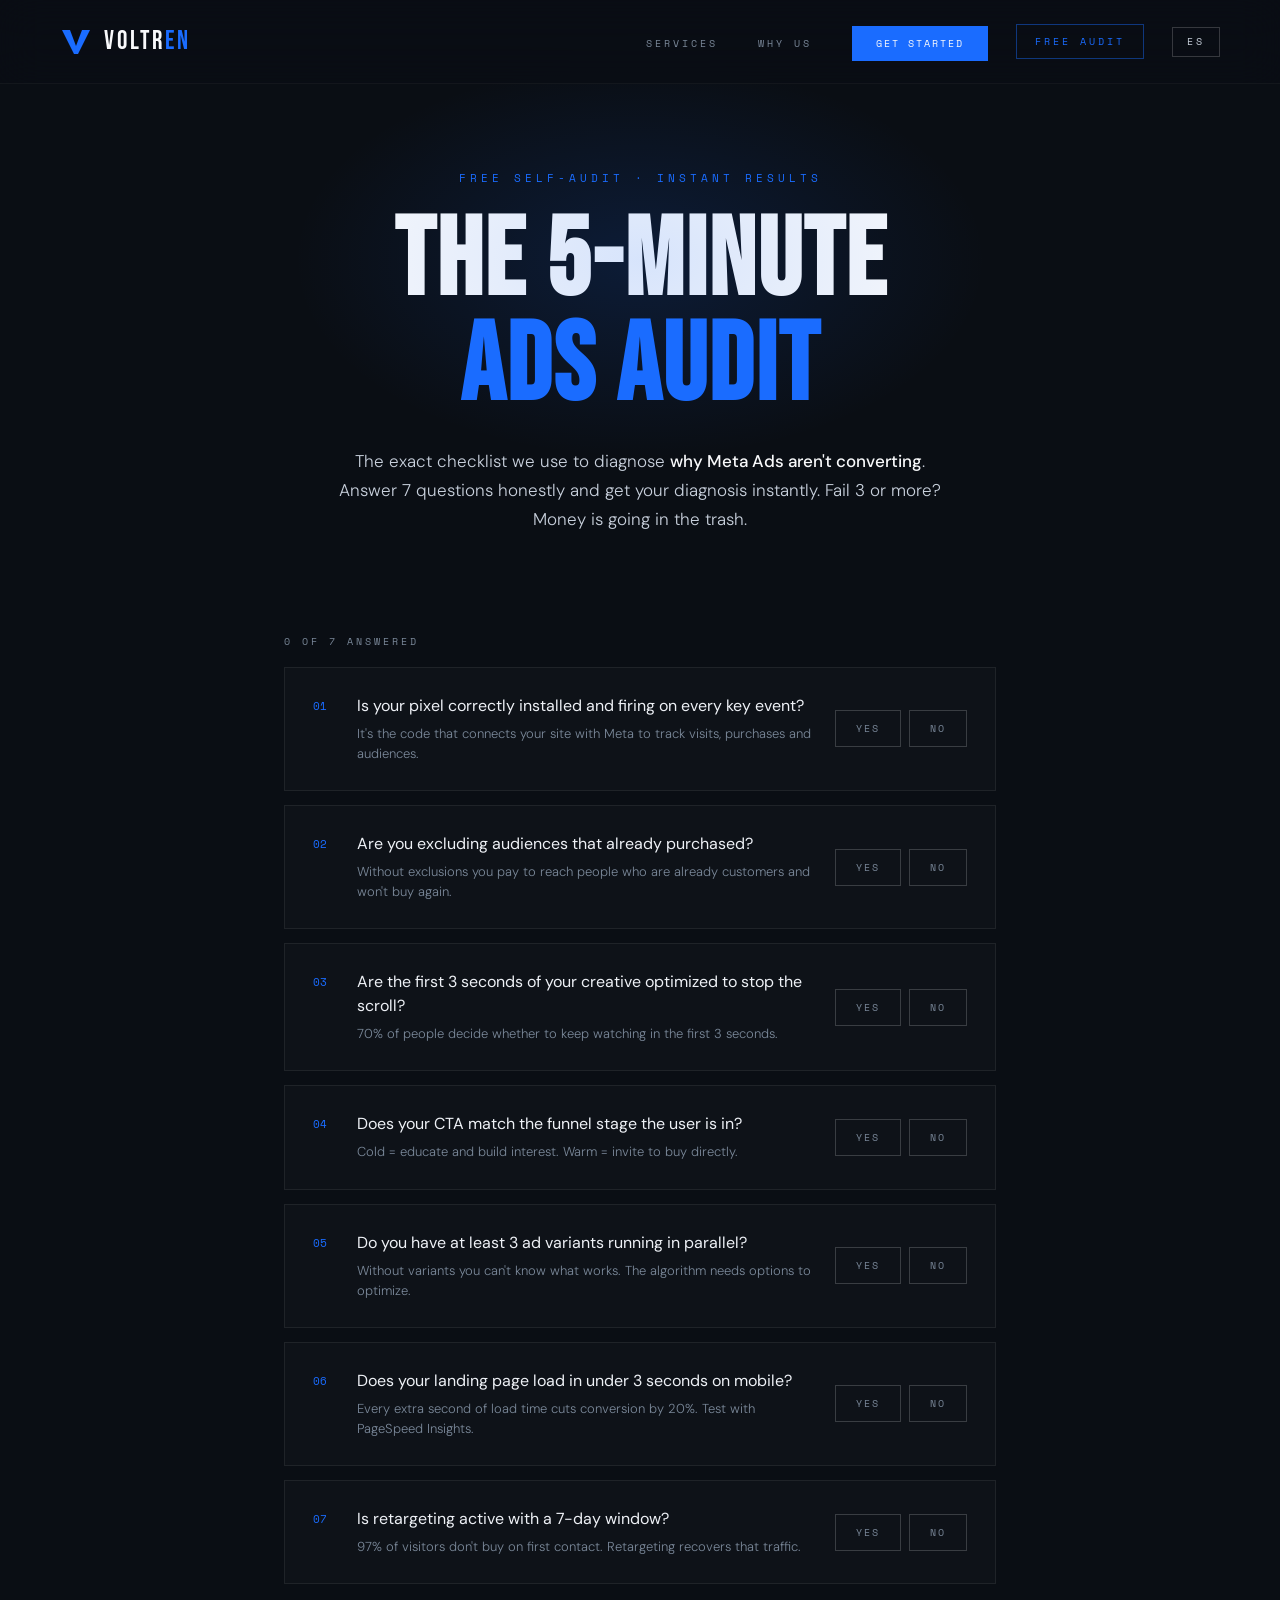
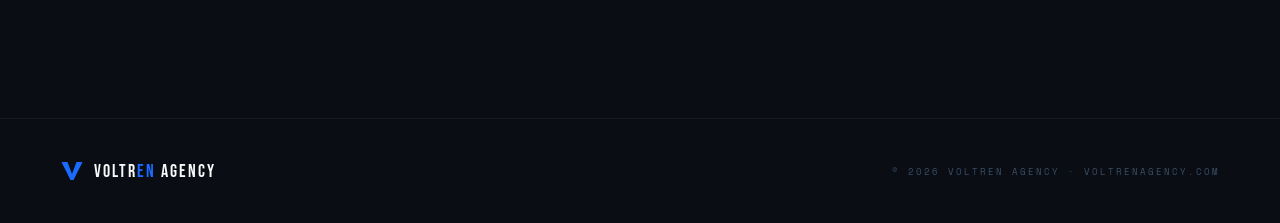
<file: en/audit.html>
<!DOCTYPE html>
<html lang="en">
<head>
<meta charset="UTF-8">
<meta name="viewport" content="width=device-width, initial-scale=1.0">
<title>Voltren Agency — Free Audit</title>
<meta name="robots" content="noindex, follow">
<link rel="canonical" href="https://voltrenagency.com/audit.html">
<meta http-equiv="refresh" content="0; url=/audit.html">
<script>location.replace('/audit.html' + location.hash);</script>
</head>
<body>
<p>Redirecting to <a href="/audit.html">the free audit</a>…</p>
</body>
</html>
</file>
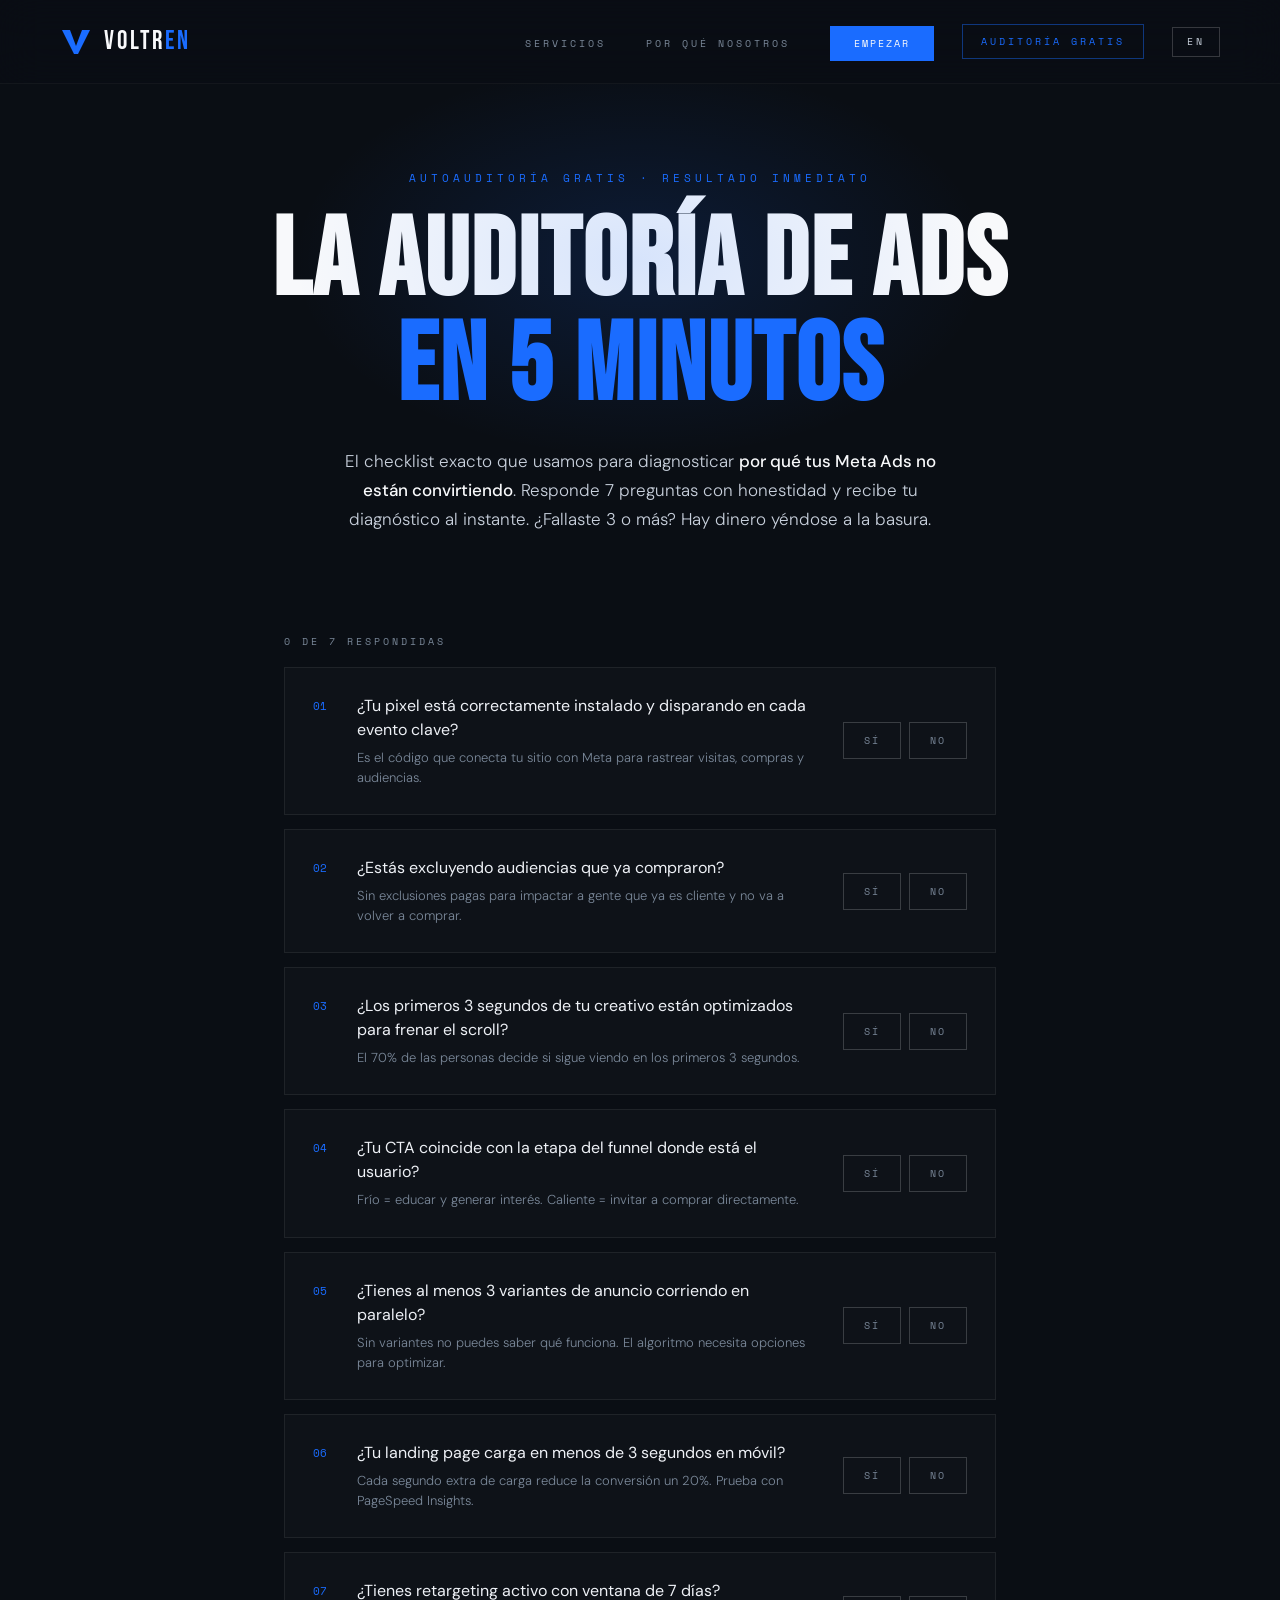
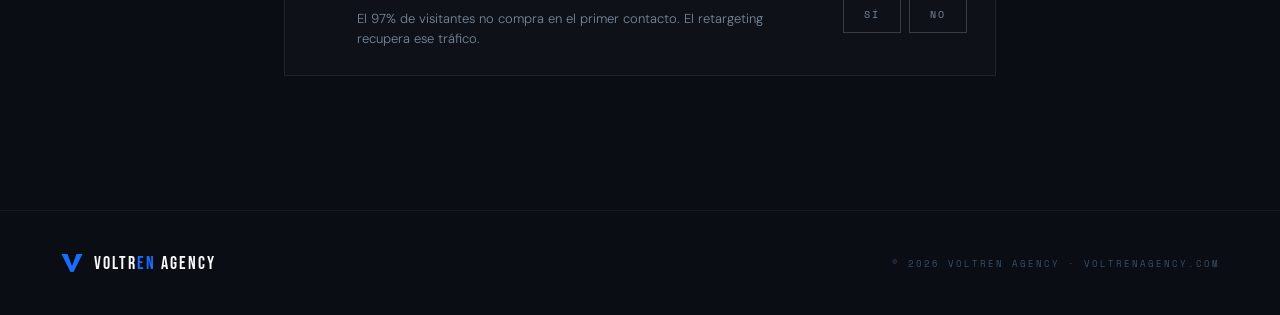
<file: es/audit.html>
<!DOCTYPE html>
<html lang="es">
<head>
<meta charset="UTF-8">
<meta name="viewport" content="width=device-width, initial-scale=1.0">
<title>La Auditoría de Ads en 5 Minutos — Voltren Agency</title>
<meta name="description" content="El checklist gratuito que usamos para diagnosticar por qué tus Meta Ads no están convirtiendo. 7 preguntas, 5 minutos, resultado al instante.">
<meta name="keywords" content="auditoría gratis de Meta ads, checklist de Facebook ads, por qué mis Meta ads no convierten, revisión de cuenta publicitaria, diagnóstico de ads pagados, auditoría de ROAS">
<meta name="author" content="Voltren Agency">
<meta name="robots" content="index, follow">
<link rel="canonical" href="https://voltrenagency.com/es/audit.html">
<link rel="alternate" hreflang="en" href="https://voltrenagency.com/audit.html">
<link rel="alternate" hreflang="es" href="https://voltrenagency.com/es/audit.html">
<link rel="alternate" hreflang="x-default" href="https://voltrenagency.com/audit.html">

<!-- Icons / PWA -->
<link rel="icon" href="/favicon.svg" type="image/svg+xml">
<link rel="icon" href="/favicon-32.png" sizes="32x32" type="image/png">
<link rel="apple-touch-icon" href="/apple-touch-icon.png">
<link rel="manifest" href="/site.webmanifest">
<meta name="theme-color" content="#0A0E14">

<!-- Open Graph / Facebook -->
<meta property="og:type" content="website">
<meta property="og:url" content="https://voltrenagency.com/es/audit.html">
<meta property="og:title" content="La Auditoría de Ads en 5 Minutos — Voltren Agency">
<meta property="og:description" content="El checklist gratuito que usamos para diagnosticar por qué tus Meta Ads no están convirtiendo. 7 preguntas, 5 minutos, resultado al instante.">
<meta property="og:image" content="https://voltrenagency.com/og-audit.png">
<meta property="og:image:width" content="1200">
<meta property="og:image:height" content="630">
<meta property="og:image:alt" content="La Auditoría de Ads en 5 Minutos — deja de tirar tu presupuesto. Resultado al instante.">
<meta property="og:locale" content="es_ES">
<meta property="og:locale:alternate" content="en_US">
<meta property="og:site_name" content="Voltren Agency">

<!-- Twitter Card -->
<meta name="twitter:card" content="summary_large_image">
<meta name="twitter:url" content="https://voltrenagency.com/es/audit.html">
<meta name="twitter:title" content="La Auditoría de Ads en 5 Minutos — Voltren Agency">
<meta name="twitter:description" content="El checklist gratuito que usamos para diagnosticar por qué tus Meta Ads no están convirtiendo. 7 preguntas, 5 minutos, resultado al instante.">
<meta name="twitter:image" content="https://voltrenagency.com/og-audit.png">
<meta name="twitter:image:alt" content="La Auditoría de Ads en 5 Minutos — deja de tirar tu presupuesto.">

<!-- Structured data -->
<script type="application/ld+json">
{
  "@context": "https://schema.org",
  "@graph": [
    {
      "@type": "WebPage",
      "@id": "https://voltrenagency.com/es/audit.html#webpage",
      "url": "https://voltrenagency.com/es/audit.html",
      "name": "La Auditoría de Ads en 5 Minutos — Voltren Agency",
      "description": "El checklist gratuito que usamos para diagnosticar por qué tus Meta Ads no están convirtiendo.",
      "inLanguage": "es",
      "isPartOf": { "@id": "https://voltrenagency.com/#website" },
      "publisher": { "@id": "https://voltrenagency.com/#organization" }
    },
    {
      "@type": "BreadcrumbList",
      "itemListElement": [
        { "@type": "ListItem", "position": 1, "name": "Inicio", "item": "https://voltrenagency.com/es/" },
        { "@type": "ListItem", "position": 2, "name": "Auditoría Gratis de Ads", "item": "https://voltrenagency.com/es/audit.html" }
      ]
    },
    {
      "@type": "FAQPage",
      "mainEntity": [
        { "@type": "Question", "name": "¿Tu pixel está correctamente instalado y disparando en cada evento clave?", "acceptedAnswer": { "@type": "Answer", "text": "Es el código que conecta tu sitio con Meta para rastrear visitas, compras y audiencias." } },
        { "@type": "Question", "name": "¿Estás excluyendo audiencias que ya compraron?", "acceptedAnswer": { "@type": "Answer", "text": "Sin exclusiones pagas para impactar a gente que ya es cliente y no va a volver a comprar." } },
        { "@type": "Question", "name": "¿Los primeros 3 segundos de tu creativo están optimizados para frenar el scroll?", "acceptedAnswer": { "@type": "Answer", "text": "El 70% de las personas decide si sigue viendo en los primeros 3 segundos." } },
        { "@type": "Question", "name": "¿Tu CTA coincide con la etapa del funnel donde está el usuario?", "acceptedAnswer": { "@type": "Answer", "text": "Frío = educar y generar interés. Caliente = invitar a comprar directamente." } },
        { "@type": "Question", "name": "¿Tienes al menos 3 variantes de anuncio corriendo en paralelo?", "acceptedAnswer": { "@type": "Answer", "text": "Sin variantes no puedes saber qué funciona. El algoritmo necesita opciones para optimizar." } },
        { "@type": "Question", "name": "¿Tu landing page carga en menos de 3 segundos en móvil?", "acceptedAnswer": { "@type": "Answer", "text": "Cada segundo extra de carga reduce la conversión un 20%. Prueba con PageSpeed Insights." } },
        { "@type": "Question", "name": "¿Tienes retargeting activo con ventana de 7 días?", "acceptedAnswer": { "@type": "Answer", "text": "El 97% de visitantes no compra en el primer contacto. El retargeting recupera ese tráfico." } }
      ]
    }
  ]
}
</script>
<link rel="preconnect" href="https://fonts.googleapis.com">
<link rel="preconnect" href="https://fonts.gstatic.com" crossorigin>
<link href="https://fonts.googleapis.com/css2?family=Bebas+Neue&family=DM+Sans:ital,wght@0,300;0,400;0,500;0,700;1,300&family=Space+Mono:wght@400;700&display=swap" rel="stylesheet">
<link rel="stylesheet" href="/css/audit.css?v=20260719-3">
</head>
<body>

<!-- ── NAV ── -->
<nav>
  <a href="/es/index.html" class="nav-logo">
    <svg viewBox="0 0 64 64" fill="none" xmlns="http://www.w3.org/2000/svg">
      <polygon points="4,8 20,8 32,40 44,8 60,8 36,56 28,56" fill="#1A6CFF"/>
    </svg>
    <div class="nav-wordmark">VOLTR<span>EN</span></div>
  </a>
  <div class="nav-right">
    <ul class="nav-links">
      <li><a href="/es/index.html#services" data-i18n="nav.services">Servicios</a></li>
      <li><a href="/es/index.html#why" data-i18n="nav.why">Por Qué Nosotros</a></li>
      <li><a href="/es/index.html#contact" class="nav-cta" data-i18n="nav.cta">Empezar</a></li>
    </ul>
    <a href="/es/audit.html" class="nav-audit" data-i18n="nav.audit">Auditoría Gratis</a>
    <a href="/audit.html" class="lang-toggle" hreflang="en" aria-label="Switch to English / Cambiar a inglés">EN</a>
  </div>
</nav>

<!-- ── HEADER ── -->
<header class="audit-hero">
  <div class="audit-glow"></div>
  <div class="audit-eyebrow" data-i18n="h.eyebrow">Autoauditoría Gratis · Resultado Inmediato</div>
  <h1 class="audit-title" data-i18n="h.title">LA AUDITORÍA DE ADS<br><span>EN 5 MINUTOS</span></h1>
  <p class="audit-sub" data-i18n="h.sub">El checklist exacto que usamos para diagnosticar <strong>por qué tus Meta Ads no están convirtiendo</strong>. Responde 7 preguntas con honestidad y recibe tu diagnóstico al instante. ¿Fallaste 3 o más? Hay dinero yéndose a la basura.</p>
</header>

<!-- ── CHECKLIST ── -->
<main class="audit-wrap">
  <div class="progress-ind" id="progressInd">0 de 7 respondidas</div>
  <div id="questions">
    <div class="q-card" data-q="1">
      <div class="q-left"><div class="q-num">01</div>
        <div>
          <div class="q-text" data-i18n="q1">¿Tu pixel está correctamente instalado y disparando en cada evento clave?</div>
          <div class="q-desc" data-i18n="d1">Es el código que conecta tu sitio con Meta para rastrear visitas, compras y audiencias.</div>
        </div>
      </div>
      <div class="q-btns">
        <button class="q-btn" data-a="yes" data-i18n="btn.yes">Sí</button>
        <button class="q-btn" data-a="no" data-i18n="btn.no">No</button>
      </div>
    </div>
    <div class="q-card" data-q="2">
      <div class="q-left"><div class="q-num">02</div>
        <div>
          <div class="q-text" data-i18n="q2">¿Estás excluyendo audiencias que ya compraron?</div>
          <div class="q-desc" data-i18n="d2">Sin exclusiones pagas para impactar a gente que ya es cliente y no va a volver a comprar.</div>
        </div>
      </div>
      <div class="q-btns">
        <button class="q-btn" data-a="yes" data-i18n="btn.yes">Sí</button>
        <button class="q-btn" data-a="no" data-i18n="btn.no">No</button>
      </div>
    </div>
    <div class="q-card" data-q="3">
      <div class="q-left"><div class="q-num">03</div>
        <div>
          <div class="q-text" data-i18n="q3">¿Los primeros 3 segundos de tu creativo están optimizados para frenar el scroll?</div>
          <div class="q-desc" data-i18n="d3">El 70% de las personas decide si sigue viendo en los primeros 3 segundos.</div>
        </div>
      </div>
      <div class="q-btns">
        <button class="q-btn" data-a="yes" data-i18n="btn.yes">Sí</button>
        <button class="q-btn" data-a="no" data-i18n="btn.no">No</button>
      </div>
    </div>
    <div class="q-card" data-q="4">
      <div class="q-left"><div class="q-num">04</div>
        <div>
          <div class="q-text" data-i18n="q4">¿Tu CTA coincide con la etapa del funnel donde está el usuario?</div>
          <div class="q-desc" data-i18n="d4">Frío = educar y generar interés. Caliente = invitar a comprar directamente.</div>
        </div>
      </div>
      <div class="q-btns">
        <button class="q-btn" data-a="yes" data-i18n="btn.yes">Sí</button>
        <button class="q-btn" data-a="no" data-i18n="btn.no">No</button>
      </div>
    </div>
    <div class="q-card" data-q="5">
      <div class="q-left"><div class="q-num">05</div>
        <div>
          <div class="q-text" data-i18n="q5">¿Tienes al menos 3 variantes de anuncio corriendo en paralelo?</div>
          <div class="q-desc" data-i18n="d5">Sin variantes no puedes saber qué funciona. El algoritmo necesita opciones para optimizar.</div>
        </div>
      </div>
      <div class="q-btns">
        <button class="q-btn" data-a="yes" data-i18n="btn.yes">Sí</button>
        <button class="q-btn" data-a="no" data-i18n="btn.no">No</button>
      </div>
    </div>
    <div class="q-card" data-q="6">
      <div class="q-left"><div class="q-num">06</div>
        <div>
          <div class="q-text" data-i18n="q6">¿Tu landing page carga en menos de 3 segundos en móvil?</div>
          <div class="q-desc" data-i18n="d6">Cada segundo extra de carga reduce la conversión un 20%. Prueba con PageSpeed Insights.</div>
        </div>
      </div>
      <div class="q-btns">
        <button class="q-btn" data-a="yes" data-i18n="btn.yes">Sí</button>
        <button class="q-btn" data-a="no" data-i18n="btn.no">No</button>
      </div>
    </div>
    <div class="q-card" data-q="7">
      <div class="q-left"><div class="q-num">07</div>
        <div>
          <div class="q-text" data-i18n="q7">¿Tienes retargeting activo con ventana de 7 días?</div>
          <div class="q-desc" data-i18n="d7">El 97% de visitantes no compra en el primer contacto. El retargeting recupera ese tráfico.</div>
        </div>
      </div>
      <div class="q-btns">
        <button class="q-btn" data-a="yes" data-i18n="btn.yes">Sí</button>
        <button class="q-btn" data-a="no" data-i18n="btn.no">No</button>
      </div>
    </div>
  </div>

  <!-- ── DIAGNOSIS (visible cuando las 7 están respondidas) ── -->
  <p class="all-answered" id="allAnswered" data-i18n="c.line">Ya respondiste todo. Aquí está tu diagnóstico:</p>
  <div class="diagnosis" id="diagnosis">
    <div class="diag-num" id="diagNum">0</div>
    <div class="diag-caption" data-i18n="diag.caption">NOs respondidos</div>
    <p class="diag-label" id="diagLabel"></p>
  </div>

  <!-- ── CONTACT + SUBMIT ── -->
  <form class="audit-form gated" id="auditForm" onsubmit="submitAudit(event)">
    <div class="af-title" data-i18n="f.title">RECIBE EL <span>ANÁLISIS COMPLETO</span></div>
    <p class="af-sub" data-i18n="f.sub">Dinos a dónde enviamos tus resultados y recomendaciones.</p>
    <div class="form-row">
      <div class="form-group">
        <label data-i18n="f.name">Nombre</label>
        <input type="text" id="fName" data-i18n-ph="ph.name" placeholder="Juan Pérez" required>
      </div>
      <div class="form-group">
        <label data-i18n="f.email">Email</label>
        <input type="email" id="fEmail" data-i18n-ph="ph.email" placeholder="juan@empresa.com" required>
      </div>
    </div>
    <div class="form-row">
      <div class="form-group">
        <label data-i18n="f.phone">Teléfono / WhatsApp</label>
        <input type="tel" id="fPhone" data-i18n-ph="ph.phone" placeholder="+1 (555) 000-0000" required>
      </div>
      <div class="form-group">
        <label data-i18n="f.company">Empresa / Instagram (opcional)</label>
        <input type="text" id="fCompany" data-i18n-ph="ph.company" placeholder="@tumarca">
      </div>
    </div>
    <button type="submit" class="audit-submit" id="auditBtn" data-i18n="f.btn">Enviar Mi Diagnóstico →</button>
    <p class="form-error" id="formError" style="display:none;"></p>
    <p class="audit-note" data-i18n="f.note">Gratis. Sin spam. Tus respuestas van directo a nuestro equipo de estrategia.</p>
  </form>

  <!-- ── SUCCESS ── -->
  <div class="form-success" id="formSuccess" style="display:none;"></div>
</main>

<!-- ── FOOTER ── -->
<footer>
  <div class="footer-logo">
    <svg width="24" height="24" viewBox="0 0 64 64" fill="none">
      <polygon points="4,8 20,8 32,40 44,8 60,8 36,56 28,56" fill="#1A6CFF"/>
    </svg>
    <div class="footer-wordmark">VOLTR<span>EN</span> AGENCY</div>
  </div>
  <div class="footer-copy" data-i18n="ft.copy">© 2026 Voltren Agency · voltrenagency.com</div>
</footer>

<script src="/js/audit.js?v=20260720-1"></script>
</body>
</html>
</file>
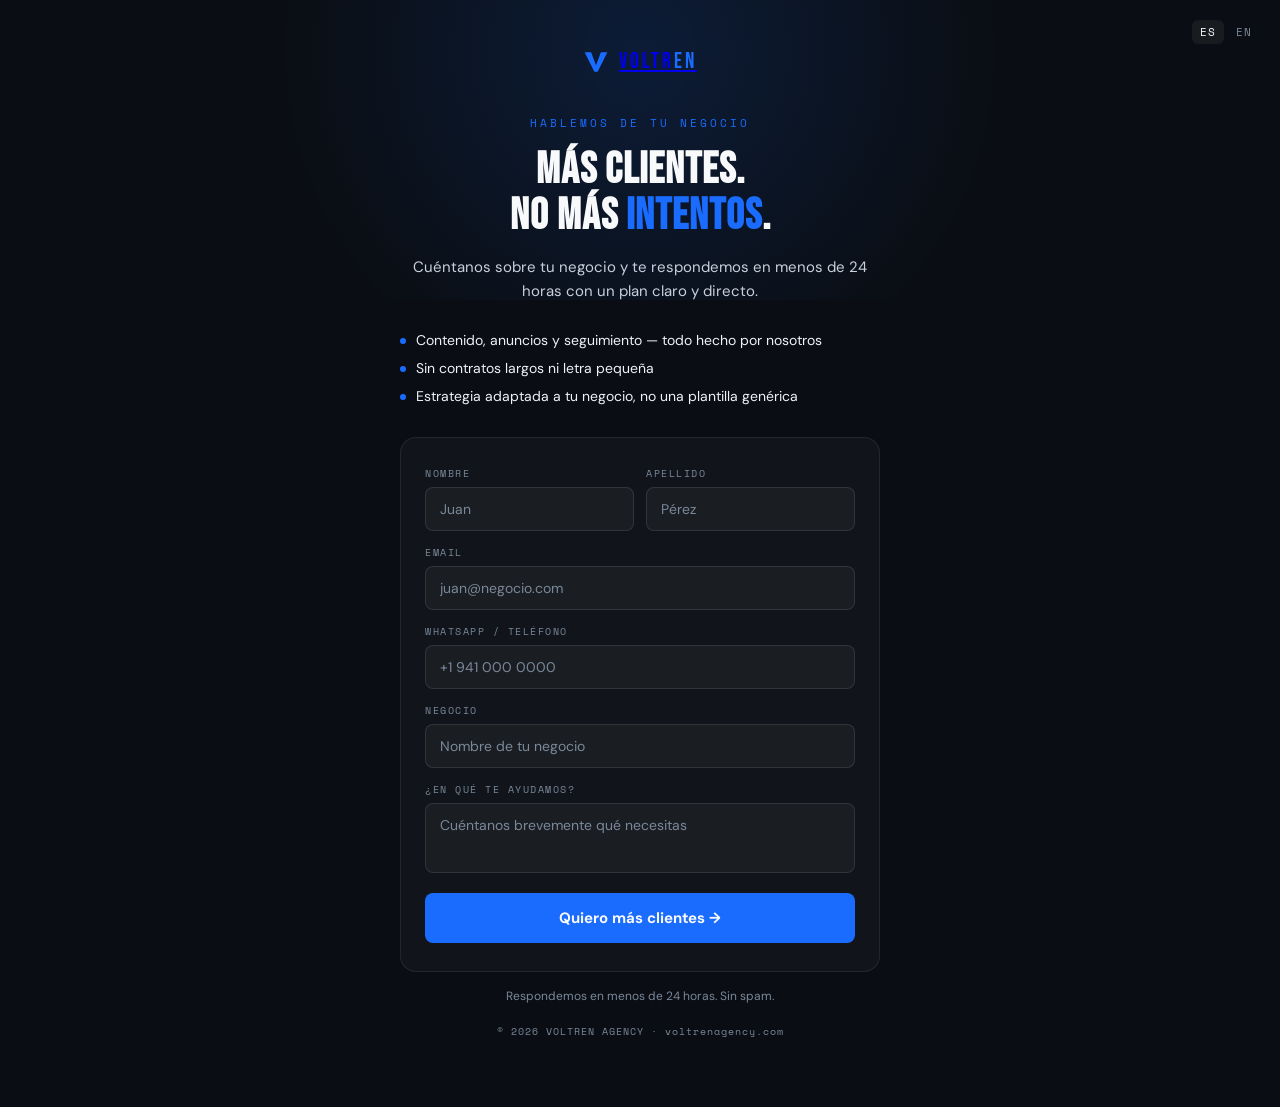
<file: es/contacto.html>
<!DOCTYPE html>
<html lang="es">
<head>
<meta charset="UTF-8">
<meta name="viewport" content="width=device-width, initial-scale=1.0">
<title>Hablemos — Voltren Agency</title>
<meta name="description" content="Cuéntanos sobre tu negocio y te respondemos en menos de 24 horas con un plan claro para conseguir más clientes.">
<meta name="robots" content="noindex, follow">
<link rel="canonical" href="https://voltrenagency.com/es/contacto.html">
<link rel="alternate" hreflang="en" href="https://voltrenagency.com/contact.html">
<link rel="alternate" hreflang="es" href="https://voltrenagency.com/es/contacto.html">
<link rel="alternate" hreflang="x-default" href="https://voltrenagency.com/contact.html">
<link rel="icon" href="/favicon.svg" type="image/svg+xml">
<link rel="icon" href="/favicon-32.png" sizes="32x32" type="image/png">
<link rel="apple-touch-icon" href="/apple-touch-icon.png">
<link rel="manifest" href="/site.webmanifest">
<meta name="theme-color" content="#0A0E14">
<link href="https://fonts.googleapis.com/css2?family=Bebas+Neue&family=DM+Sans:ital,wght@0,300;0,400;0,500;0,700;1,300&family=Space+Mono:wght@400;700&display=swap" rel="stylesheet">
<style>
  :root {
    --white: #F8F9FB;
    --off-white: #EEF1F6;
    --light-gray: #C8D0DC;
    --mid-gray: #7A8899;
    --dark-gray: #1C2431;
    --black: #0A0E14;
    --blue: #1A6CFF;
    --blue-deep: #0A3B99;
    --blue-glow: rgba(26,108,255,0.15);
    --error: #FF3B5C;
  }
  *, *::before, *::after { margin: 0; padding: 0; box-sizing: border-box; }
  body {
    background: var(--black);
    color: var(--white);
    font-family: 'DM Sans', sans-serif;
    min-height: 100svh;
    display: flex;
    flex-direction: column;
  }
  .wrap {
    flex: 1;
    display: flex;
    flex-direction: column;
    align-items: center;
    justify-content: center;
    padding: 48px 20px;
    position: relative;
    overflow: hidden;
  }
  .glow {
    position: absolute;
    top: -200px;
    left: 50%;
    transform: translateX(-50%);
    width: 900px;
    height: 500px;
    background: radial-gradient(circle, var(--blue-glow) 0%, transparent 70%);
    pointer-events: none;
  }
  .lang-switch {
    position: absolute;
    top: 20px;
    right: 20px;
    z-index: 2;
    display: flex;
    gap: 4px;
    font-family: 'Space Mono', monospace;
    font-size: 11px;
    letter-spacing: 1px;
  }
  .lang-switch a {
    color: var(--mid-gray);
    text-decoration: none;
    padding: 4px 8px;
    border-radius: 6px;
    transition: color 0.2s, background 0.2s;
  }
  .lang-switch a:hover { color: var(--white); }
  .lang-switch a.active { color: var(--white); background: rgba(255,255,255,0.06); }
  .brand {
    display: flex;
    align-items: center;
    gap: 10px;
    margin-bottom: 40px;
    z-index: 1;
  }
  .brand svg { width: 26px; height: 26px; }
  .brand-word {
    font-family: 'Bebas Neue', sans-serif;
    font-size: 22px;
    letter-spacing: 3px;
  }
  .brand-word span { color: var(--blue); }
  .container {
    width: 100%;
    max-width: 480px;
    z-index: 1;
  }
  .eyebrow {
    font-family: 'Space Mono', monospace;
    font-size: 11px;
    letter-spacing: 3px;
    text-transform: uppercase;
    color: var(--blue);
    text-align: center;
    margin-bottom: 16px;
  }
  h1 {
    font-family: 'Bebas Neue', sans-serif;
    font-size: clamp(32px, 6vw, 44px);
    line-height: 1.05;
    letter-spacing: 1px;
    text-align: center;
    margin-bottom: 16px;
  }
  h1 span { color: var(--blue); }
  .sub {
    color: var(--light-gray);
    text-align: center;
    font-size: 15px;
    line-height: 1.6;
    margin-bottom: 28px;
  }
  .points {
    list-style: none;
    display: flex;
    flex-direction: column;
    gap: 10px;
    margin-bottom: 32px;
  }
  .points li {
    display: flex;
    align-items: flex-start;
    gap: 10px;
    font-size: 14px;
    color: var(--off-white);
  }
  .points li::before {
    content: '';
    flex-shrink: 0;
    width: 6px;
    height: 6px;
    border-radius: 50%;
    background: var(--blue);
    margin-top: 7px;
  }
  form {
    display: flex;
    flex-direction: column;
    gap: 14px;
    background: rgba(255,255,255,0.03);
    border: 1px solid rgba(255,255,255,0.08);
    border-radius: 16px;
    padding: 28px 24px;
  }
  .row { display: flex; gap: 12px; }
  .row .group { flex: 1; }
  .group { display: flex; flex-direction: column; gap: 6px; }
  label {
    font-family: 'Space Mono', monospace;
    font-size: 10px;
    letter-spacing: 1.5px;
    text-transform: uppercase;
    color: var(--mid-gray);
  }
  input, textarea {
    background: rgba(255,255,255,0.04);
    border: 1px solid rgba(255,255,255,0.1);
    border-radius: 8px;
    padding: 12px 14px;
    color: var(--white);
    font-family: 'DM Sans', sans-serif;
    font-size: 14px;
    outline: none;
    transition: border-color 0.2s;
  }
  input::placeholder, textarea::placeholder { color: var(--mid-gray); }
  input:focus, textarea:focus { border-color: var(--blue); }
  textarea { resize: none; min-height: 70px; }
  button {
    margin-top: 6px;
    background: var(--blue);
    color: var(--white);
    border: none;
    border-radius: 8px;
    padding: 15px;
    font-family: 'DM Sans', sans-serif;
    font-weight: 700;
    font-size: 15px;
    cursor: pointer;
    transition: background 0.2s, transform 0.1s;
  }
  button:hover { background: #0A5AE8; }
  button:active { transform: scale(0.98); }
  button:disabled { opacity: 0.7; cursor: default; }
  .note {
    text-align: center;
    font-size: 12px;
    color: var(--mid-gray);
    margin-top: 16px;
  }
  footer {
    text-align: center;
    font-family: 'Space Mono', monospace;
    font-size: 10px;
    letter-spacing: 1px;
    color: var(--mid-gray);
    padding: 20px;
  }
  @media (max-width: 480px) {
    .row { flex-direction: column; }
  }
</style>
</head>
<body>

<div class="wrap">
  <div class="glow"></div>

  <nav class="lang-switch">
    <a href="/es/contacto.html" class="active">ES</a>
    <a href="/contact.html">EN</a>
  </nav>

  <a href="/es/" class="brand">
    <svg viewBox="0 0 64 64" fill="none"><polygon points="4,8 20,8 32,40 44,8 60,8 36,56 28,56" fill="#1A6CFF"/></svg>
    <div class="brand-word">VOLTR<span>EN</span></div>
  </a>

  <div class="container">
    <div class="eyebrow">Hablemos de tu negocio</div>
    <h1>Más clientes.<br>No más <span>intentos</span>.</h1>
    <p class="sub">Cuéntanos sobre tu negocio y te respondemos en menos de 24 horas con un plan claro y directo.</p>

    <ul class="points">
      <li>Contenido, anuncios y seguimiento — todo hecho por nosotros</li>
      <li>Sin contratos largos ni letra pequeña</li>
      <li>Estrategia adaptada a tu negocio, no una plantilla genérica</li>
    </ul>

    <form id="leadForm" onsubmit="handleSubmit(event)">
      <div class="row">
        <div class="group">
          <label>Nombre</label>
          <input type="text" name="firstName" placeholder="Juan" required>
        </div>
        <div class="group">
          <label>Apellido</label>
          <input type="text" name="lastName" placeholder="Pérez" required>
        </div>
      </div>
      <div class="group">
        <label>Email</label>
        <input type="email" name="email" placeholder="juan@negocio.com" required>
      </div>
      <div class="group">
        <label>WhatsApp / Teléfono</label>
        <input type="tel" name="phone" placeholder="+1 941 000 0000" required>
      </div>
      <div class="group">
        <label>Negocio</label>
        <input type="text" name="company" placeholder="Nombre de tu negocio">
      </div>
      <div class="group">
        <label>¿En qué te ayudamos?</label>
        <textarea name="message" placeholder="Cuéntanos brevemente qué necesitas"></textarea>
      </div>
      <button type="submit" id="submitBtn">Quiero más clientes →</button>
    </form>
    <p class="note">Respondemos en menos de 24 horas. Sin spam.</p>
  </div>

  <footer>© 2026 VOLTREN AGENCY · voltrenagency.com</footer>
</div>

<!-- Meta Pixel Code -->
<script>
!function(f,b,e,v,n,t,s)
{if(f.fbq)return;n=f.fbq=function(){n.callMethod?
n.callMethod.apply(n,arguments):n.queue.push(arguments)};
if(!f._fbq)f._fbq=n;n.push=n;n.loaded=!0;n.version='2.0';
n.queue=[];t=b.createElement(e);t.async=!0;
t.src=v;s=b.getElementsByTagName(e)[0];
s.parentNode.insertBefore(t,s)}(window, document,'script',
'https://connect.facebook.net/en_US/fbevents.js');
fbq('init', '1448889199645405');
fbq('track', 'PageView');
</script>
<noscript><img height="1" width="1" style="display:none"
src="https://www.facebook.com/tr?id=1448889199645405&ev=PageView&noscript=1"
/></noscript>
<!-- End Meta Pixel Code -->

<script>
  // Envía igual que la home: POST a n8n, que maneja Discord + Brevo (CRM) del lado del servidor.
  const WEBHOOK_URL = 'https://n8n.voltrenagency.com/webhook/voltren-leads';

  async function handleSubmit(e) {
    e.preventDefault();
    const btn = document.getElementById('submitBtn');
    const originalText = btn.textContent;
    btn.textContent = 'Enviando...';
    btn.disabled = true;

    const form = e.target;
    const formData = {
      firstName: form.firstName.value,
      lastName:  form.lastName.value,
      email:     form.email.value,
      company:   form.company.value,
      phone:     form.phone.value,
      city:      '',
      service:   '',
      budget:    '',
      message:   form.message.value,
      lang:      (document.documentElement.lang === 'es') ? 'es' : 'en',
      source:    'contact_page',
      form_title: 'Página de Contacto'
    };

    try {
      await fetch(WEBHOOK_URL, {
        method: 'POST',
        headers: { 'Content-Type': 'application/json' },
        body: JSON.stringify({ body: formData })
      });

      // Dispara el evento Lead de Meta Pixel solo tras enviar.
      if (typeof fbq === 'function') {
        fbq('track', 'Lead', { content_name: 'Formulario de contacto' });
      }

      btn.textContent = 'Mensaje enviado ✓';
      btn.style.background = '#0A3B99';
      form.reset();
    } catch (err) {
      btn.textContent = 'Error — Intenta de nuevo';
      btn.style.background = '#FF3B5C';
    }

    setTimeout(() => {
      btn.textContent = originalText;
      btn.style.background = '';
      btn.disabled = false;
    }, 4000);
  }
</script>

</body>
</html>
</file>
<file: css/main.css>
:root {
    --white: #F8F9FB;
    --off-white: #EEF1F6;
    --light-gray: #C8D0DC;
    --mid-gray: #7A8899;
    --dark-gray: #1C2431;
    --black: #0A0E14;
    --blue: #1A6CFF;
    --blue-deep: #0A3B99;
    --blue-glow: rgba(26,108,255,0.15);
    --blue-light: #E0EBFF;
    --steel: #3A4D66;
  }

  *, *::before, *::after { margin: 0; padding: 0; box-sizing: border-box; }

  html { scroll-behavior: smooth; }

  body {
    background: var(--black);
    color: var(--white);
    font-family: 'DM Sans', sans-serif;
    overflow-x: hidden;
    cursor: none;
  }

  /* ── CUSTOM CURSOR ── */
  .cursor {
    position: fixed;
    width: 8px;
    height: 8px;
    background: var(--blue);
    border-radius: 50%;
    pointer-events: none;
    z-index: 9999;
    transform: translate(-50%, -50%);
    transition: transform 0.1s ease;
  }

  .cursor-ring {
    position: fixed;
    width: 32px;
    height: 32px;
    border: 1px solid rgba(26,108,255,0.5);
    border-radius: 50%;
    pointer-events: none;
    z-index: 9998;
    transform: translate(-50%, -50%);
    transition: all 0.15s ease;
  }

  /* ── NOISE TEXTURE OVERLAY ── */
  body::before {
    content: '';
    position: fixed;
    inset: 0;
    background-image: url("data:image/svg+xml,%3Csvg viewBox='0 0 256 256' xmlns='http://www.w3.org/2000/svg'%3E%3Cfilter id='noise'%3E%3CfeTurbulence type='fractalNoise' baseFrequency='0.9' numOctaves='4' stitchTiles='stitch'/%3E%3C/filter%3E%3Crect width='100%25' height='100%25' filter='url(%23noise)' opacity='0.03'/%3E%3C/svg%3E");
    pointer-events: none;
    z-index: 1;
    opacity: 0.4;
  }

  /* ── NAVBAR ── */
  nav {
    position: fixed;
    top: 0;
    left: 0;
    right: 0;
    z-index: 100;
    padding: 24px 60px;
    display: flex;
    justify-content: space-between;
    align-items: center;
    border-bottom: 1px solid rgba(255,255,255,0.04);
    background: rgba(10,14,20,0.85);
    backdrop-filter: blur(20px);
  }

  .nav-logo {
    display: flex;
    align-items: center;
    gap: 12px;
    text-decoration: none;
  }

  .nav-logo svg { width: 32px; height: 32px; }

  .nav-wordmark {
    font-family: 'Bebas Neue', sans-serif;
    font-size: 26px;
    letter-spacing: 3px;
    color: var(--white);
  }

  .nav-wordmark span { color: var(--blue); }

  .nav-links {
    display: flex;
    align-items: center;
    gap: 40px;
    list-style: none;
  }

  .nav-links a {
    font-family: 'Space Mono', monospace;
    font-size: 10px;
    letter-spacing: 3px;
    text-transform: uppercase;
    color: var(--mid-gray);
    text-decoration: none;
    transition: color 0.2s;
  }

  .nav-links a:hover { color: var(--white); }

  .nav-cta {
    background: var(--blue) !important;
    color: var(--white) !important;
    padding: 10px 24px;
    font-size: 10px !important;
    letter-spacing: 2px !important;
    transition: background 0.2s, transform 0.2s !important;
  }

  .nav-cta:hover {
    background: #0A5AE8 !important;
    transform: translateY(-1px);
  }

  .nav-right {
    display: flex;
    align-items: center;
    gap: 28px;
  }

  .nav-audit {
    font-family: 'Space Mono', monospace;
    font-size: 10px;
    letter-spacing: 3px;
    text-transform: uppercase;
    text-decoration: none;
    color: var(--blue);
    border: 1px solid rgba(26,108,255,0.45);
    padding: 9px 18px;
    white-space: nowrap;
    transition: background 0.2s, color 0.2s;
  }

  .nav-audit:hover {
    background: var(--blue-glow);
    color: var(--white);
  }

  .lang-toggle {
    font-family: 'Space Mono', monospace;
    font-size: 10px;
    letter-spacing: 3px;
    text-transform: uppercase;
    color: var(--light-gray);
    background: transparent;
    border: 1px solid rgba(255,255,255,0.18);
    padding: 9px 14px;
    cursor: pointer;
    display: inline-block;
    text-decoration: none;
    line-height: 1;
    transition: border-color 0.2s, color 0.2s;
  }

  .lang-toggle:hover {
    border-color: var(--blue);
    color: var(--white);
  }

  /* ── HERO ── */
  .hero {
    min-height: 100vh;
    display: flex;
    align-items: center;
    position: relative;
    padding: 140px 60px 100px;
    overflow: hidden;
  }

  /* Grid background lines */
  .hero::before {
    content: '';
    position: absolute;
    inset: 0;
    background-image:
      linear-gradient(rgba(26,108,255,0.04) 1px, transparent 1px),
      linear-gradient(90deg, rgba(26,108,255,0.04) 1px, transparent 1px);
    background-size: 80px 80px;
    mask-image: radial-gradient(ellipse 80% 80% at 50% 50%, black 40%, transparent 100%);
  }

  /* Blue glow orb */
  .hero-glow {
    position: absolute;
    width: 600px;
    height: 600px;
    background: radial-gradient(circle, rgba(26,108,255,0.12) 0%, transparent 70%);
    top: 50%;
    right: -100px;
    transform: translateY(-50%);
    pointer-events: none;
  }

  .hero-content {
    position: relative;
    z-index: 2;
    max-width: 900px;
  }

  .hero-eyebrow {
    font-family: 'Space Mono', monospace;
    font-size: 10px;
    letter-spacing: 5px;
    color: var(--blue);
    text-transform: uppercase;
    margin-bottom: 28px;
    display: flex;
    align-items: center;
    gap: 16px;
    opacity: 0;
    animation: fadeUp 0.8s ease 0.2s forwards;
  }

  .hero-eyebrow::before {
    content: '';
    width: 40px;
    height: 1px;
    background: var(--blue);
  }

  .hero-title {
    font-family: 'Bebas Neue', sans-serif;
    font-size: clamp(72px, 10vw, 140px);
    letter-spacing: 4px;
    line-height: 0.92;
    color: var(--white);
    margin-bottom: 32px;
    opacity: 0;
    animation: fadeUp 0.8s ease 0.4s forwards;
  }

  .hero-title .accent { color: var(--blue); }

  .hero-title .outline {
    -webkit-text-stroke: 1px rgba(255,255,255,0.2);
    color: transparent;
  }

  .hero-body {
    font-size: 17px;
    font-weight: 300;
    color: var(--mid-gray);
    line-height: 1.8;
    max-width: 520px;
    margin-bottom: 52px;
    opacity: 0;
    animation: fadeUp 0.8s ease 0.6s forwards;
  }

  .hero-body strong {
    color: var(--white);
    font-weight: 500;
  }

  .hero-actions {
    display: flex;
    align-items: center;
    gap: 24px;
    opacity: 0;
    animation: fadeUp 0.8s ease 0.8s forwards;
  }

  .btn-primary {
    background: var(--blue);
    color: var(--white);
    font-family: 'Space Mono', monospace;
    font-size: 11px;
    letter-spacing: 3px;
    text-transform: uppercase;
    padding: 18px 40px;
    text-decoration: none;
    display: inline-block;
    transition: all 0.25s ease;
    position: relative;
    overflow: hidden;
  }

  .btn-primary::before {
    content: '';
    position: absolute;
    inset: 0;
    background: linear-gradient(90deg, transparent, rgba(255,255,255,0.1), transparent);
    transform: translateX(-100%);
    transition: transform 0.5s ease;
  }

  .btn-primary:hover::before { transform: translateX(100%); }
  .btn-primary:hover { background: #0A5AE8; transform: translateY(-2px); box-shadow: 0 12px 40px rgba(26,108,255,0.3); }

  .btn-ghost {
    font-family: 'Space Mono', monospace;
    font-size: 11px;
    letter-spacing: 3px;
    text-transform: uppercase;
    color: var(--mid-gray);
    text-decoration: none;
    display: flex;
    align-items: center;
    gap: 10px;
    transition: color 0.2s;
  }

  .btn-ghost:hover { color: var(--white); }

  .btn-ghost::after {
    content: '→';
    transition: transform 0.2s;
  }

  .btn-ghost:hover::after { transform: translateX(4px); }

  /* Hero stats */
  .hero-stats {
    position: absolute;
    bottom: 60px;
    right: 60px;
    display: flex;
    gap: 48px;
    opacity: 0;
    animation: fadeUp 0.8s ease 1s forwards;
  }

  .stat-item { text-align: right; }

  .stat-number {
    font-family: 'Bebas Neue', sans-serif;
    font-size: 42px;
    letter-spacing: 2px;
    color: var(--white);
    line-height: 1;
  }

  .stat-number span { color: var(--blue); }

  .stat-label {
    font-family: 'Space Mono', monospace;
    font-size: 9px;
    letter-spacing: 3px;
    color: var(--mid-gray);
    text-transform: uppercase;
    margin-top: 4px;
  }

  /* ── MARQUEE ── */
  .marquee-wrap {
    border-top: 1px solid rgba(255,255,255,0.06);
    border-bottom: 1px solid rgba(255,255,255,0.06);
    background: rgba(26,108,255,0.04);
    overflow: hidden;
    padding: 16px 0;
  }

  .marquee-track {
    display: flex;
    gap: 0;
    animation: marquee 20s linear infinite;
    width: max-content;
  }

  .marquee-item {
    display: flex;
    align-items: center;
    gap: 24px;
    padding: 0 40px;
    font-family: 'Space Mono', monospace;
    font-size: 10px;
    letter-spacing: 4px;
    color: var(--mid-gray);
    text-transform: uppercase;
    white-space: nowrap;
  }

  .marquee-dot {
    width: 4px;
    height: 4px;
    background: var(--blue);
    border-radius: 50%;
    flex-shrink: 0;
  }

  @keyframes marquee {
    from { transform: translateX(0); }
    to { transform: translateX(-50%); }
  }

  /* ── SERVICES ── */
  .services {
    padding: 120px 60px;
    position: relative;
  }

  .section-header {
    display: flex;
    justify-content: space-between;
    align-items: flex-end;
    margin-bottom: 72px;
  }

  .section-eyebrow {
    font-family: 'Space Mono', monospace;
    font-size: 10px;
    letter-spacing: 4px;
    color: var(--blue);
    text-transform: uppercase;
    margin-bottom: 16px;
    display: flex;
    align-items: center;
    gap: 12px;
  }

  .section-eyebrow::before {
    content: '';
    width: 24px;
    height: 1px;
    background: var(--blue);
  }

  .section-title {
    font-family: 'Bebas Neue', sans-serif;
    font-size: clamp(48px, 6vw, 80px);
    letter-spacing: 3px;
    line-height: 0.95;
    color: var(--white);
  }

  .section-title span { color: var(--blue); }

  .section-desc {
    font-size: 15px;
    color: var(--mid-gray);
    line-height: 1.7;
    max-width: 320px;
    text-align: right;
  }

  .services-grid {
    display: grid;
    grid-template-columns: repeat(3, 1fr);
    gap: 2px;
  }

  .service-card {
    background: var(--dark-gray);
    padding: 48px 40px;
    position: relative;
    overflow: hidden;
    transition: background 0.3s ease;
    cursor: none;
  }

  .service-card::before {
    content: '';
    position: absolute;
    bottom: 0;
    left: 0;
    right: 0;
    height: 2px;
    background: var(--blue);
    transform: scaleX(0);
    transform-origin: left;
    transition: transform 0.4s ease;
  }

  .service-card:hover { background: #222C3A; }
  .service-card:hover::before { transform: scaleX(1); }

  .service-number {
    font-family: 'Space Mono', monospace;
    font-size: 10px;
    letter-spacing: 3px;
    color: var(--blue);
    margin-bottom: 32px;
  }

  .service-icon {
    width: 48px;
    height: 48px;
    margin-bottom: 24px;
  }

  .service-name {
    font-family: 'Bebas Neue', sans-serif;
    font-size: 32px;
    letter-spacing: 2px;
    color: var(--white);
    margin-bottom: 16px;
    line-height: 1;
  }

  .service-desc {
    font-size: 14px;
    color: var(--mid-gray);
    line-height: 1.7;
  }

  .service-tags {
    display: flex;
    flex-wrap: wrap;
    gap: 8px;
    margin-top: 28px;
  }

  .service-tag {
    font-family: 'Space Mono', monospace;
    font-size: 9px;
    letter-spacing: 2px;
    color: var(--steel);
    border: 1px solid var(--steel);
    padding: 4px 10px;
    text-transform: uppercase;
  }

  /* ── WHY VOLTREN ── */
  .why {
    padding: 120px 60px;
    background: var(--dark-gray);
    position: relative;
    overflow: hidden;
  }

  .why::before {
    content: '';
    position: absolute;
    top: -200px;
    left: -200px;
    width: 600px;
    height: 600px;
    background: radial-gradient(circle, rgba(26,108,255,0.06) 0%, transparent 70%);
    pointer-events: none;
  }

  .why-grid {
    display: grid;
    grid-template-columns: 1fr 1fr;
    gap: 80px;
    align-items: center;
    margin-top: 72px;
  }

  .why-list {
    display: flex;
    flex-direction: column;
    gap: 2px;
  }

  .why-item {
    display: flex;
    align-items: flex-start;
    gap: 24px;
    padding: 28px 32px;
    background: rgba(10,14,20,0.5);
    border-left: 2px solid transparent;
    transition: border-color 0.3s, background 0.3s;
  }

  .why-item:hover {
    border-left-color: var(--blue);
    background: rgba(26,108,255,0.05);
  }

  .why-num {
    font-family: 'Bebas Neue', sans-serif;
    font-size: 36px;
    color: var(--blue);
    line-height: 1;
    flex-shrink: 0;
    opacity: 0.4;
  }

  .why-text h4 {
    font-family: 'DM Sans', sans-serif;
    font-weight: 700;
    font-size: 16px;
    color: var(--white);
    margin-bottom: 6px;
  }

  .why-text p {
    font-size: 14px;
    color: var(--mid-gray);
    line-height: 1.6;
  }

  .why-visual {
    position: relative;
  }

  .metrics-card {
    background: var(--black);
    border: 1px solid rgba(26,108,255,0.15);
    padding: 40px;
    position: relative;
  }

  .metrics-card::before {
    content: '';
    position: absolute;
    top: -1px;
    left: 40px;
    right: 40px;
    height: 2px;
    background: var(--blue);
  }

  .metric-row {
    display: flex;
    justify-content: space-between;
    align-items: center;
    padding: 20px 0;
    border-bottom: 1px solid rgba(255,255,255,0.04);
  }

  .metric-row:last-child { border-bottom: none; }

  .metric-label {
    font-family: 'Space Mono', monospace;
    font-size: 10px;
    letter-spacing: 2px;
    color: var(--mid-gray);
    text-transform: uppercase;
  }

  .metric-value {
    font-family: 'Bebas Neue', sans-serif;
    font-size: 32px;
    letter-spacing: 2px;
    color: var(--white);
  }

  .metric-value span { color: var(--blue); }

  .metric-bar {
    width: 100%;
    height: 3px;
    background: rgba(255,255,255,0.06);
    margin-top: 8px;
    border-radius: 2px;
    overflow: hidden;
  }

  .metric-fill {
    height: 100%;
    background: var(--blue);
    border-radius: 2px;
    animation: fillBar 1.5s ease forwards;
  }

  @keyframes fillBar {
    from { width: 0; }
  }

  /* ── CONTACT / LEAD FORM ── */
  .contact {
    padding: 120px 60px;
    position: relative;
    overflow: hidden;
  }

  .contact::before {
    content: '';
    position: absolute;
    bottom: -200px;
    right: -200px;
    width: 700px;
    height: 700px;
    background: radial-gradient(circle, rgba(26,108,255,0.08) 0%, transparent 70%);
    pointer-events: none;
  }

  .contact-grid {
    display: grid;
    grid-template-columns: 1fr 1fr;
    gap: 100px;
    align-items: start;
    margin-top: 72px;
  }

  .contact-left h3 {
    font-family: 'Bebas Neue', sans-serif;
    font-size: 52px;
    letter-spacing: 3px;
    color: var(--white);
    line-height: 1;
    margin-bottom: 24px;
  }

  .contact-left h3 span { color: var(--blue); }

  .contact-left p {
    font-size: 15px;
    color: var(--mid-gray);
    line-height: 1.8;
    margin-bottom: 48px;
  }

  .contact-info {
    display: flex;
    flex-direction: column;
    gap: 16px;
  }

  .contact-info-item {
    display: flex;
    align-items: center;
    gap: 16px;
    font-family: 'Space Mono', monospace;
    font-size: 11px;
    letter-spacing: 2px;
    color: var(--mid-gray);
  }

  .contact-info-item::before {
    content: '';
    width: 6px;
    height: 6px;
    background: var(--blue);
    border-radius: 50%;
    flex-shrink: 0;
  }

  /* FORM */
  .form {
    display: flex;
    flex-direction: column;
    gap: 4px;
  }

  .form-row {
    display: grid;
    grid-template-columns: 1fr 1fr;
    gap: 4px;
  }

  .form-group {
    display: flex;
    flex-direction: column;
    gap: 0;
  }

  .form-group label {
    font-family: 'Space Mono', monospace;
    font-size: 9px;
    letter-spacing: 3px;
    color: var(--blue);
    text-transform: uppercase;
    padding: 14px 20px 0;
    background: var(--dark-gray);
    border: 1px solid rgba(255,255,255,0.04);
    border-bottom: none;
  }

  .form-group input,
  .form-group select,
  .form-group textarea {
    background: var(--dark-gray);
    border: 1px solid rgba(255,255,255,0.04);
    border-top: none;
    color: var(--white);
    font-family: 'DM Sans', sans-serif;
    font-size: 15px;
    padding: 12px 20px 16px;
    outline: none;
    transition: border-color 0.2s, background 0.2s;
    appearance: none;
    -webkit-appearance: none;
  }

  .form-group select {
    cursor: none;
    background-image: url("data:image/svg+xml,%3Csvg xmlns='http://www.w3.org/2000/svg' width='12' height='8' viewBox='0 0 12 8'%3E%3Cpath d='M1 1l5 5 5-5' stroke='%237A8899' stroke-width='1.5' fill='none'/%3E%3C/svg%3E");
    background-repeat: no-repeat;
    background-position: right 20px center;
    padding-right: 44px;
  }

  .form-group select option {
    background: var(--dark-gray);
    color: var(--white);
  }

  .form-group textarea {
    resize: none;
    height: 100px;
  }

  .form-group input:focus,
  .form-group select:focus,
  .form-group textarea:focus {
    border-color: rgba(26,108,255,0.4);
    background: #1C2431;
  }

  .form-group input::placeholder,
  .form-group textarea::placeholder {
    color: var(--steel);
  }

  .form-submit {
    background: var(--blue);
    color: var(--white);
    font-family: 'Space Mono', monospace;
    font-size: 11px;
    letter-spacing: 4px;
    text-transform: uppercase;
    padding: 22px;
    border: none;
    cursor: none;
    transition: all 0.25s ease;
    position: relative;
    overflow: hidden;
    margin-top: 4px;
  }

  .form-submit::before {
    content: '';
    position: absolute;
    inset: 0;
    background: linear-gradient(90deg, transparent, rgba(255,255,255,0.1), transparent);
    transform: translateX(-100%);
    transition: transform 0.5s ease;
  }

  .form-submit:hover::before { transform: translateX(100%); }
  .form-submit:hover { background: #0A5AE8; }

  /* ── FOOTER ── */
  footer {
    padding: 60px;
    border-top: 1px solid rgba(255,255,255,0.06);
    display: flex;
    justify-content: space-between;
    align-items: center;
  }

  .footer-logo {
    display: flex;
    align-items: center;
    gap: 12px;
  }

  .footer-wordmark {
    font-family: 'Bebas Neue', sans-serif;
    font-size: 28px;
    letter-spacing: 3px;
    color: var(--white);
  }

  .footer-wordmark span { color: var(--blue); }

  .footer-links {
    display: flex;
    gap: 32px;
    list-style: none;
  }

  .footer-links a {
    font-family: 'Space Mono', monospace;
    font-size: 9px;
    letter-spacing: 3px;
    text-transform: uppercase;
    color: var(--mid-gray);
    text-decoration: none;
    transition: color 0.2s;
  }

  .footer-links a:hover { color: var(--white); }

  .footer-copy {
    font-family: 'Space Mono', monospace;
    font-size: 9px;
    letter-spacing: 2px;
    color: var(--steel);
  }

  /* ── ANIMATIONS ── */
  @keyframes fadeUp {
    from { opacity: 0; transform: translateY(24px); }
    to { opacity: 1; transform: translateY(0); }
  }

  .reveal {
    opacity: 0;
    transform: translateY(32px);
    transition: opacity 0.7s ease, transform 0.7s ease;
  }

  .reveal.visible {
    opacity: 1;
    transform: translateY(0);
  }

  /* ── RESPONSIVE ── */
  @media (max-width: 900px) {
    nav { padding: 20px 16px; }
    .nav-links { display: none; }
    .nav-right { gap: 10px; }
    .nav-audit { padding: 8px 10px; letter-spacing: 1px; }
    .lang-toggle { padding: 8px 10px; letter-spacing: 1px; }
    .nav-wordmark { font-size: 22px; letter-spacing: 2px; }
    .hero { padding: 120px 24px 80px; }
    .hero-stats { position: static; margin-top: 48px; flex-wrap: wrap; gap: 24px; }
    .hero-stats .stat-item { text-align: left; }
    .services { padding: 80px 24px; }
    .services-grid { grid-template-columns: 1fr; }
    .section-header { flex-direction: column; align-items: flex-start; gap: 16px; }
    .section-desc { text-align: left; }
    .why { padding: 80px 24px; }
    .why-grid { grid-template-columns: 1fr; gap: 48px; }
    .contact { padding: 80px 24px; }
    .contact-grid { grid-template-columns: 1fr; gap: 48px; }
    .form-row { grid-template-columns: 1fr; }
    footer { padding: 40px 24px; flex-direction: column; gap: 24px; text-align: center; }
    .footer-links { flex-wrap: wrap; justify-content: center; }
  }
</file>
<file: css/audit.css>
:root {
    --white: #F8F9FB;
    --off-white: #EEF1F6;
    --light-gray: #C8D0DC;
    --mid-gray: #7A8899;
    --dark-gray: #1C2431;
    --black: #0A0E14;
    --blue: #1A6CFF;
    --blue-deep: #0A3B99;
    --blue-glow: rgba(26,108,255,0.15);
    --blue-light: #E0EBFF;
    --steel: #3A4D66;
    --red: #FF3B5C;
  }

  *, *::before, *::after { margin: 0; padding: 0; box-sizing: border-box; }

  html { scroll-behavior: smooth; }

  body {
    background: var(--black);
    color: var(--white);
    font-family: 'DM Sans', sans-serif;
    -webkit-font-smoothing: antialiased;
    overflow-x: hidden;
  }

  /* ── NAVBAR ── */
  nav {
    position: fixed;
    top: 0;
    left: 0;
    right: 0;
    z-index: 100;
    padding: 24px 60px;
    display: flex;
    justify-content: space-between;
    align-items: center;
    border-bottom: 1px solid rgba(255,255,255,0.04);
    background: rgba(10,14,20,0.85);
    backdrop-filter: blur(20px);
  }

  .nav-logo { display: flex; align-items: center; gap: 12px; text-decoration: none; }
  .nav-logo svg { width: 32px; height: 32px; }

  .nav-wordmark {
    font-family: 'Bebas Neue', sans-serif;
    font-size: 26px;
    letter-spacing: 3px;
    color: var(--white);
  }
  .nav-wordmark span { color: var(--blue); }

  .nav-right { display: flex; align-items: center; gap: 28px; }

  .nav-links { display: flex; align-items: center; gap: 40px; list-style: none; }

  .nav-links a {
    font-family: 'Space Mono', monospace;
    font-size: 10px;
    letter-spacing: 3px;
    text-transform: uppercase;
    color: var(--mid-gray);
    text-decoration: none;
    transition: color 0.2s;
  }
  .nav-links a:hover { color: var(--white); }

  .nav-audit {
    font-family: 'Space Mono', monospace;
    font-size: 10px;
    letter-spacing: 3px;
    text-transform: uppercase;
    text-decoration: none;
    color: var(--blue);
    border: 1px solid rgba(26,108,255,0.45);
    padding: 9px 18px;
    white-space: nowrap;
    transition: background 0.2s, color 0.2s;
  }
  .nav-audit:hover { background: var(--blue-glow); color: var(--white); }

  .nav-cta {
    background: var(--blue) !important;
    color: var(--white) !important;
    padding: 10px 24px;
    font-size: 10px !important;
    letter-spacing: 2px !important;
    transition: background 0.2s !important;
  }
  .nav-cta:hover { background: #0A5AE8 !important; }

  .lang-toggle {
    font-family: 'Space Mono', monospace;
    font-size: 10px;
    letter-spacing: 3px;
    text-transform: uppercase;
    color: var(--light-gray);
    background: transparent;
    border: 1px solid rgba(255,255,255,0.18);
    padding: 9px 14px;
    cursor: pointer;
    display: inline-block;
    text-decoration: none;
    line-height: 1;
    transition: border-color 0.2s, color 0.2s;
  }
  .lang-toggle:hover { border-color: var(--blue); color: var(--white); }

  /* ── HEADER ── */
  .audit-hero {
    padding: 170px 60px 60px;
    max-width: 900px;
    margin: 0 auto;
    text-align: center;
    position: relative;
  }

  .audit-glow {
    position: absolute;
    top: 60px;
    left: 50%;
    transform: translateX(-50%);
    width: 700px;
    height: 400px;
    background: radial-gradient(ellipse, var(--blue-glow), transparent 70%);
    pointer-events: none;
  }

  .audit-eyebrow {
    font-family: 'Space Mono', monospace;
    font-size: 11px;
    letter-spacing: 4px;
    text-transform: uppercase;
    color: var(--blue);
    margin-bottom: 24px;
  }

  .audit-title {
    font-family: 'Bebas Neue', sans-serif;
    font-size: clamp(52px, 9vw, 110px);
    line-height: 0.95;
    letter-spacing: 2px;
  }
  .audit-title span { color: var(--blue); }

  .audit-sub {
    margin-top: 28px;
    font-size: 17px;
    font-weight: 300;
    color: var(--light-gray);
    line-height: 1.7;
    max-width: 620px;
    margin-left: auto;
    margin-right: auto;
  }
  .audit-sub strong { color: var(--white); font-weight: 500; }

  /* ── CHECKLIST ── */
  .audit-wrap {
    max-width: 760px;
    margin: 0 auto;
    padding: 40px 24px 120px;
  }

  .q-card {
    display: flex;
    align-items: center;
    justify-content: space-between;
    gap: 24px;
    padding: 26px 28px;
    border: 1px solid rgba(255,255,255,0.07);
    background: rgba(255,255,255,0.015);
    margin-bottom: 14px;
    transition: border-color 0.2s;
  }
  .q-card.answered { border-color: rgba(26,108,255,0.35); }

  .q-left { display: flex; gap: 20px; align-items: flex-start; }

  .q-num {
    font-family: 'Space Mono', monospace;
    font-size: 11px;
    color: var(--blue);
    padding-top: 4px;
    min-width: 24px;
  }

  .q-text { font-size: 16px; font-weight: 400; color: var(--off-white); line-height: 1.5; }

  .q-btns { display: flex; gap: 8px; flex-shrink: 0; }

  .q-btn {
    font-family: 'Space Mono', monospace;
    font-size: 10px;
    letter-spacing: 2px;
    text-transform: uppercase;
    padding: 10px 20px;
    background: transparent;
    border: 1px solid rgba(255,255,255,0.18);
    color: var(--mid-gray);
    cursor: pointer;
    transition: all 0.15s;
  }
  .q-btn:hover { border-color: var(--blue); color: var(--white); }
  .q-btn.sel-yes { background: var(--blue); border-color: var(--blue); color: var(--white); }
  .q-btn.sel-no { background: var(--red); border-color: var(--red); color: var(--white); }

  /* ── CONTACT + SUBMIT ── */
  .audit-form { margin-top: 48px; }

  .af-title {
    font-family: 'Bebas Neue', sans-serif;
    font-size: 34px;
    letter-spacing: 2px;
    margin-bottom: 8px;
  }
  .af-title span { color: var(--blue); }

  .af-sub { color: var(--mid-gray); font-size: 14px; font-weight: 300; margin-bottom: 28px; }

  .form-row { display: grid; grid-template-columns: 1fr 1fr; gap: 16px; }

  .form-group { margin-bottom: 16px; }

  .form-group label {
    display: block;
    font-family: 'Space Mono', monospace;
    font-size: 9px;
    letter-spacing: 2px;
    text-transform: uppercase;
    color: var(--mid-gray);
    margin-bottom: 8px;
  }

  .form-group input {
    width: 100%;
    background: rgba(255,255,255,0.03);
    border: 1px solid rgba(255,255,255,0.1);
    padding: 14px 16px;
    color: var(--white);
    font-family: 'DM Sans', sans-serif;
    font-size: 14px;
    outline: none;
    transition: border-color 0.2s;
  }
  .form-group input:focus { border-color: var(--blue); }
  .form-group input::placeholder { color: var(--steel); }

  .audit-submit {
    width: 100%;
    margin-top: 12px;
    background: var(--blue);
    color: var(--white);
    border: none;
    padding: 18px;
    font-family: 'Space Mono', monospace;
    font-size: 12px;
    letter-spacing: 3px;
    text-transform: uppercase;
    cursor: pointer;
    transition: background 0.2s, transform 0.2s;
  }
  .audit-submit:hover { background: #0A5AE8; transform: translateY(-1px); }
  .audit-submit:disabled { opacity: 0.6; cursor: default; transform: none; }

  .audit-note {
    margin-top: 14px;
    text-align: center;
    font-size: 12px;
    color: var(--steel);
    font-weight: 300;
  }

  /* ── RESULT ── */
  .result {
    display: none;
    margin-top: 48px;
    padding: 48px 40px;
    text-align: center;
    border: 1px solid rgba(26,108,255,0.35);
    background: linear-gradient(180deg, rgba(26,108,255,0.08), transparent);
  }
  .result.show { display: block; }

  .result-score {
    font-family: 'Bebas Neue', sans-serif;
    font-size: 96px;
    line-height: 1;
    color: var(--blue);
  }
  .result-score span { font-size: 40px; color: var(--mid-gray); }

  .result-label {
    font-family: 'Space Mono', monospace;
    font-size: 10px;
    letter-spacing: 3px;
    text-transform: uppercase;
    color: var(--mid-gray);
    margin-top: 4px;
  }

  .result-msg {
    margin: 28px auto 32px;
    max-width: 520px;
    font-size: 17px;
    line-height: 1.7;
    color: var(--off-white);
    font-weight: 300;
  }
  .result-msg strong { color: var(--white); font-weight: 600; }

  .result-cta {
    display: inline-block;
    background: var(--blue);
    color: var(--white);
    text-decoration: none;
    padding: 16px 36px;
    font-family: 'Space Mono', monospace;
    font-size: 11px;
    letter-spacing: 3px;
    text-transform: uppercase;
    transition: background 0.2s, transform 0.2s;
  }
  .result-cta:hover { background: #0A5AE8; transform: translateY(-1px); }

  /* ── FOOTER ── */
  footer {
    padding: 40px 60px;
    display: flex;
    justify-content: space-between;
    align-items: center;
    border-top: 1px solid rgba(255,255,255,0.05);
    flex-wrap: wrap;
    gap: 16px;
  }

  .footer-logo { display: flex; align-items: center; gap: 10px; }

  .footer-wordmark {
    font-family: 'Bebas Neue', sans-serif;
    font-size: 18px;
    letter-spacing: 2px;
    color: var(--white);
  }
  .footer-wordmark span { color: var(--blue); }

  .footer-copy {
    font-family: 'Space Mono', monospace;
    font-size: 9px;
    letter-spacing: 2px;
    color: var(--steel);
    text-transform: uppercase;
  }

  @media (max-width: 700px) {
    nav { padding: 20px 16px; }
    .nav-links { display: none; }
    .nav-right { gap: 10px; }
    .nav-audit { padding: 8px 10px; letter-spacing: 1px; }
    .lang-toggle { padding: 8px 10px; letter-spacing: 1px; }
    .nav-wordmark { font-size: 22px; letter-spacing: 2px; }
    .audit-hero { padding: 140px 24px 40px; }
    .q-card { flex-direction: column; align-items: flex-start; }
    .q-btns { align-self: flex-end; }
    .form-row { grid-template-columns: 1fr; }
    footer { flex-direction: column; text-align: center; }
  }

  /* ── PROGRESS + DIAGNOSIS (nuevos) ── */
  .progress-ind {
    font-family: 'Space Mono', monospace;
    font-size: 10px;
    letter-spacing: 3px;
    text-transform: uppercase;
    color: var(--mid-gray);
    margin-bottom: 18px;
  }

  .q-desc {
    margin-top: 6px;
    font-size: 13px;
    font-weight: 300;
    color: var(--mid-gray);
    line-height: 1.55;
  }

  .all-answered {
    display: none;
    margin: 44px 0 18px;
    text-align: center;
    font-family: 'Space Mono', monospace;
    font-size: 11px;
    letter-spacing: 3px;
    text-transform: uppercase;
    color: var(--blue);
  }
  .all-answered.show { display: block; }

  .diagnosis {
    display: none;
    padding: 40px 44px;
    margin: 24px 0;
    background: rgba(255,255,255,0.05);
    border: 1px solid rgba(255,255,255,0.07);
    border-left: 4px solid var(--blue);
    border-radius: 8px;
  }
  .diagnosis.show { display: block; }

  .diag-num {
    font-family: 'Bebas Neue', sans-serif;
    font-size: 88px;
    line-height: 1;
    color: var(--blue);
  }

  .diag-caption {
    font-family: 'Space Mono', monospace;
    font-size: 10px;
    letter-spacing: 3px;
    text-transform: uppercase;
    color: var(--mid-gray);
    margin-top: 6px;
  }

  .diag-label {
    margin: 20px 0 0;
    max-width: 560px;
    font-size: 18px;
    font-weight: 400;
    color: var(--off-white);
    line-height: 1.6;
  }

  @media (max-width: 700px) {
    .diagnosis { padding: 28px 24px; }
    .diag-num { font-size: 64px; }
  }

  .audit-form.gated { display: none; }

  /* ── ESTADOS DE ENVÍO (Brevo) ── */
  .form-error {
    margin-top: 14px;
    text-align: center;
    font-size: 13px;
    color: #FF3B5C;
  }

  .form-success {
    padding: 40px 44px;
    margin: 24px 0;
    background: rgba(255,255,255,0.05);
    border: 1px solid rgba(255,255,255,0.07);
    border-left: 4px solid var(--blue);
    border-radius: 8px;
    font-size: 18px;
    color: var(--off-white);
    line-height: 1.6;
  }
</file>
